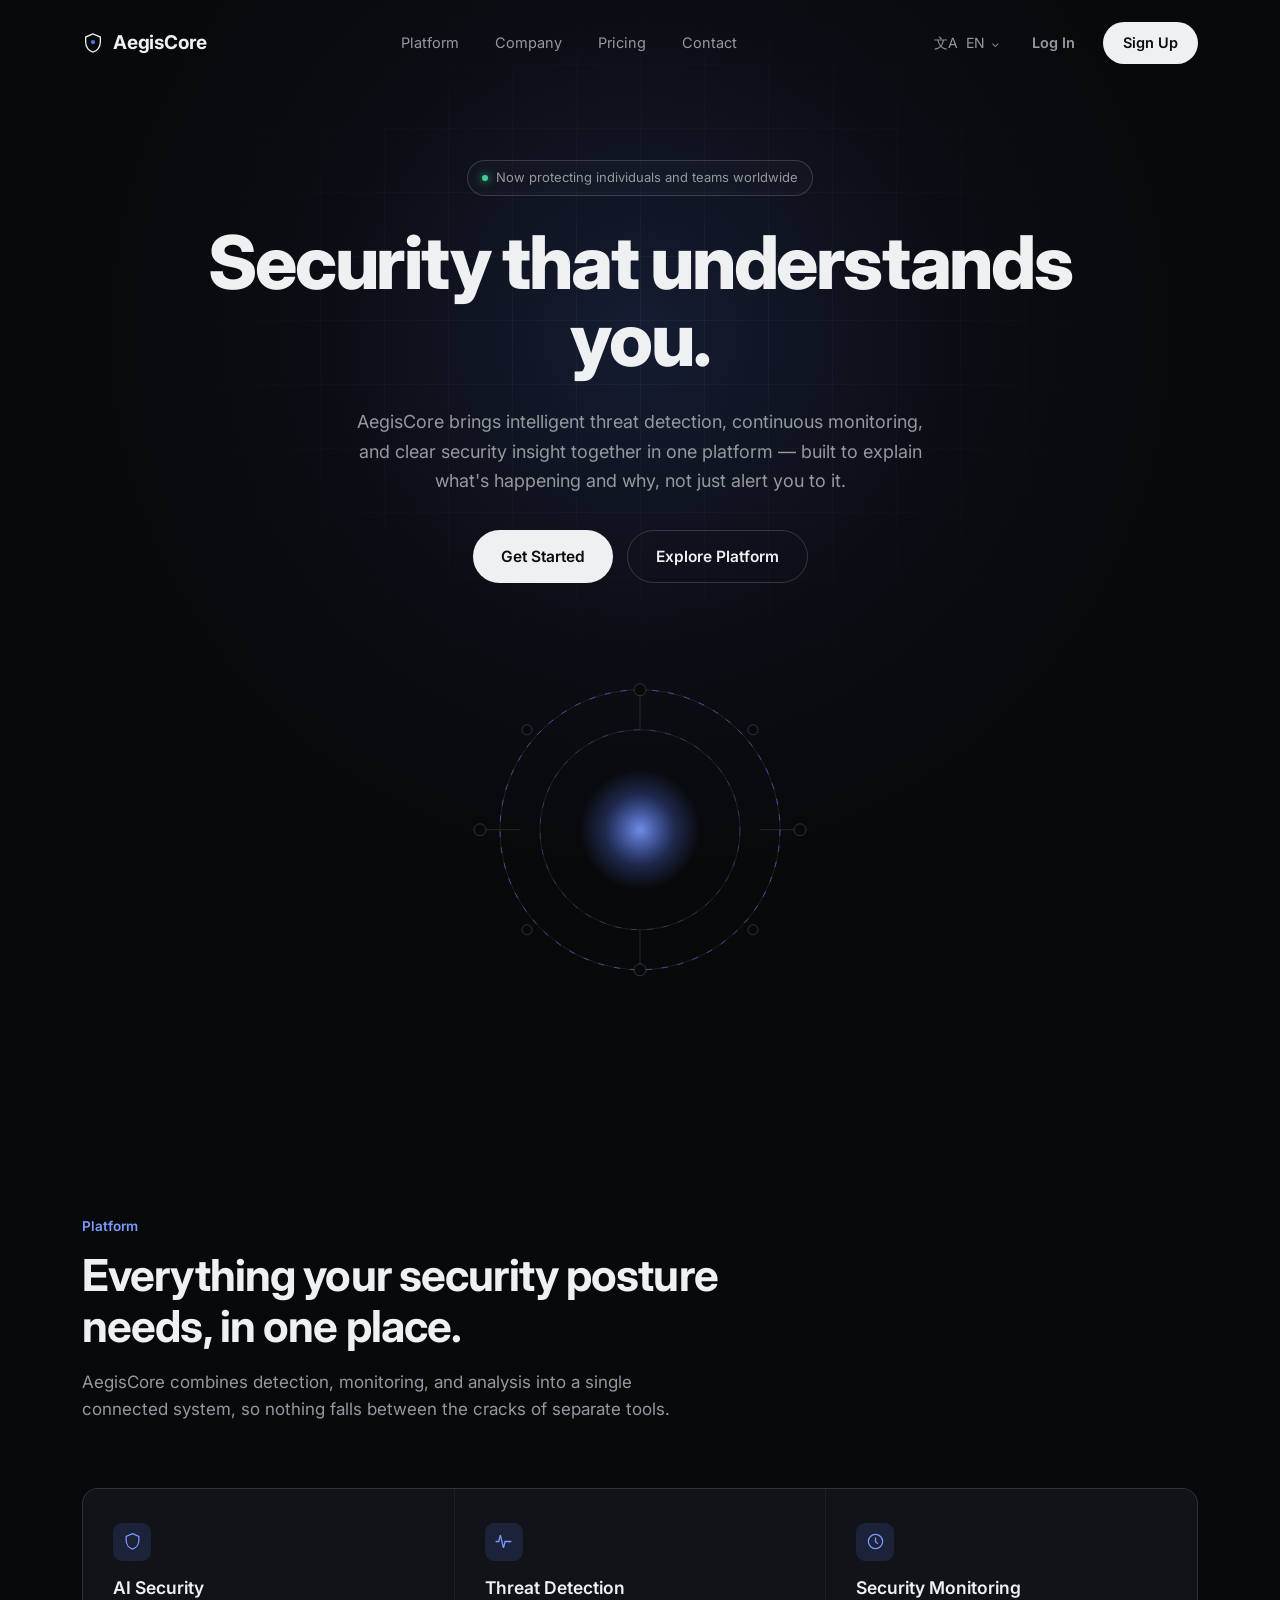
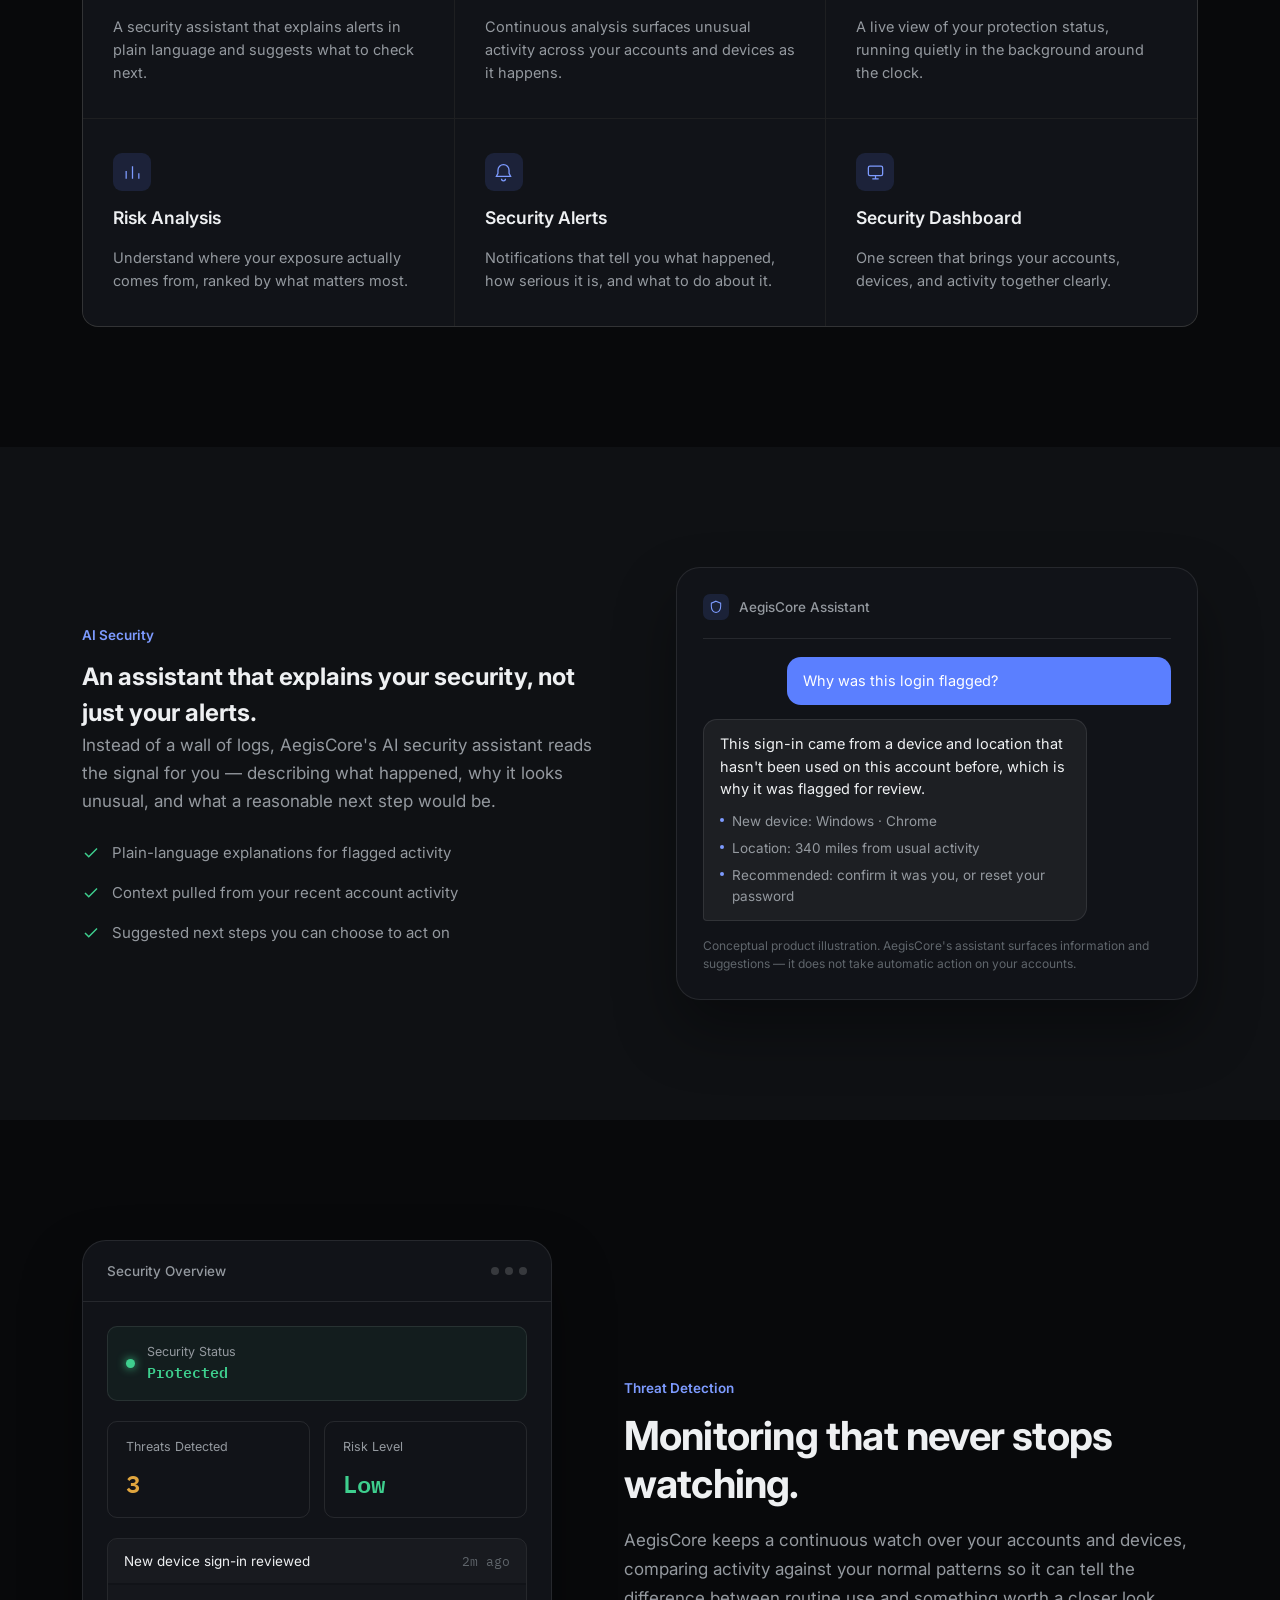
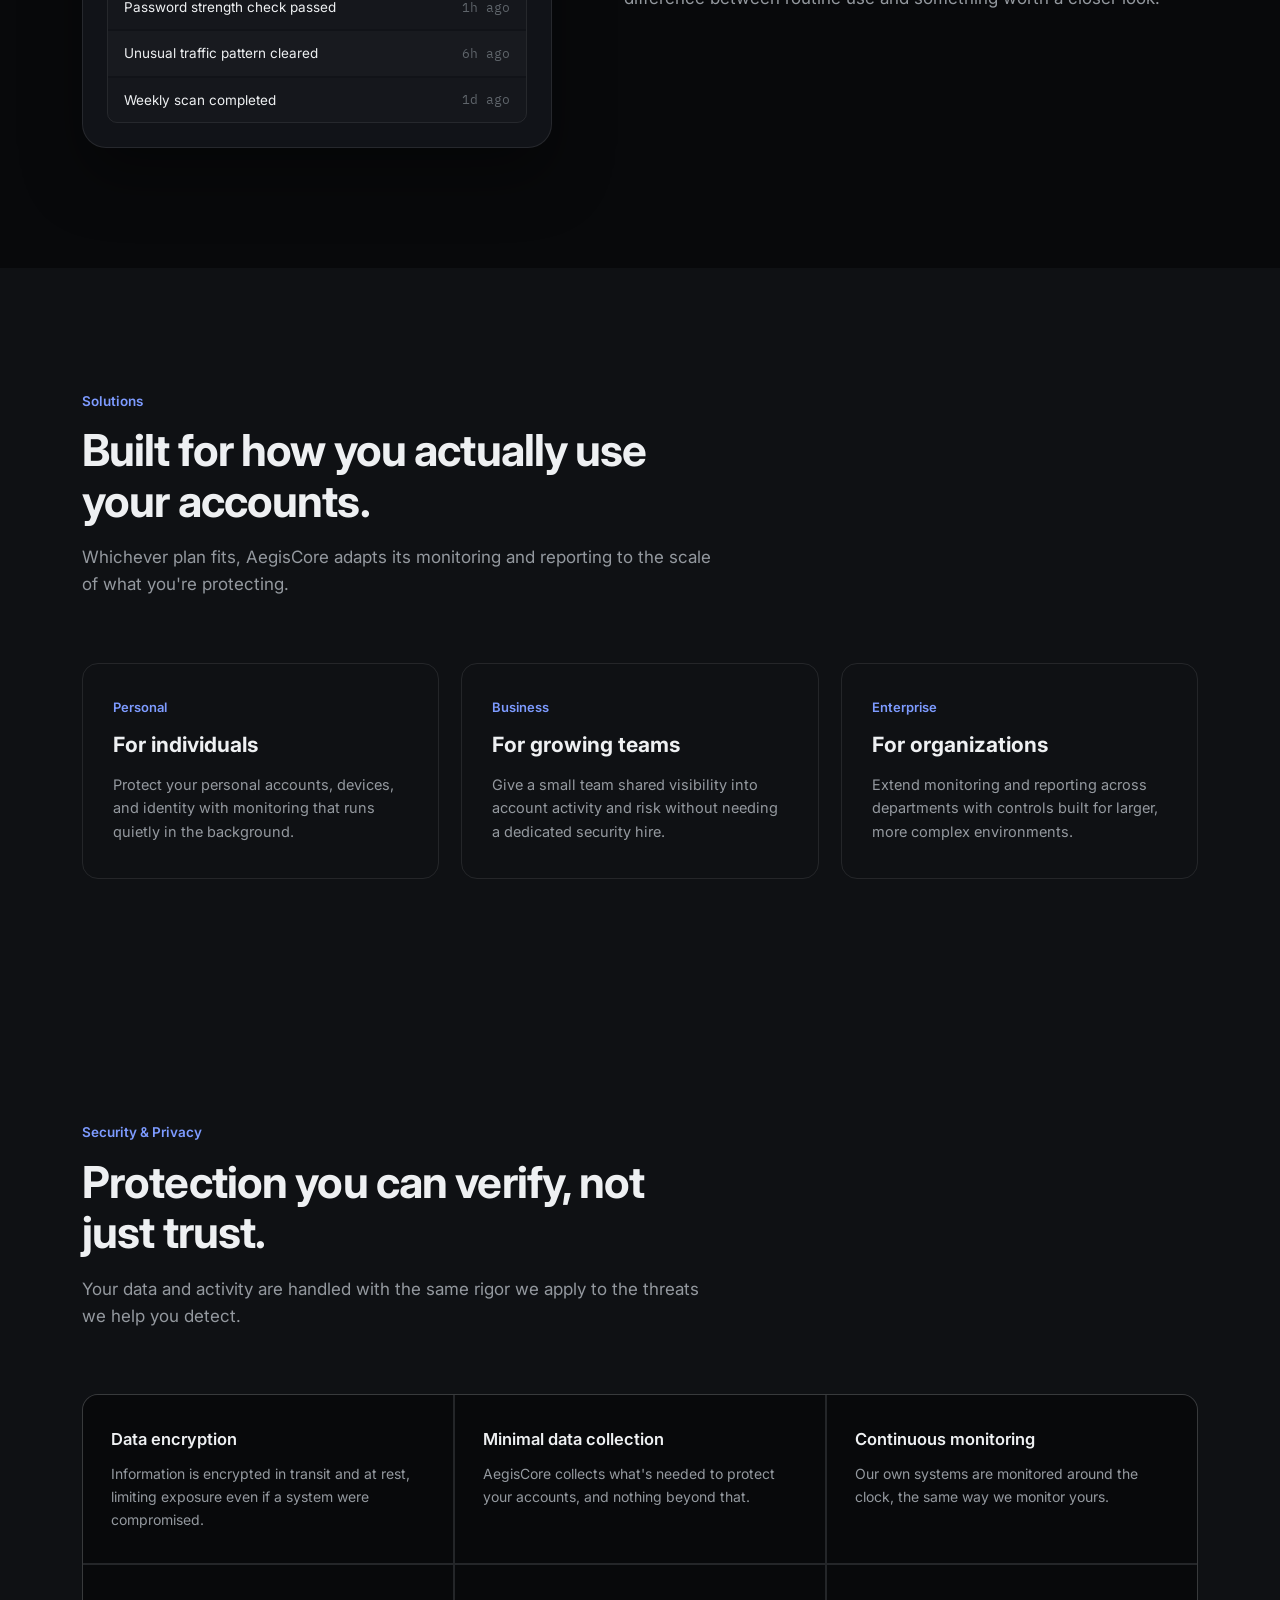
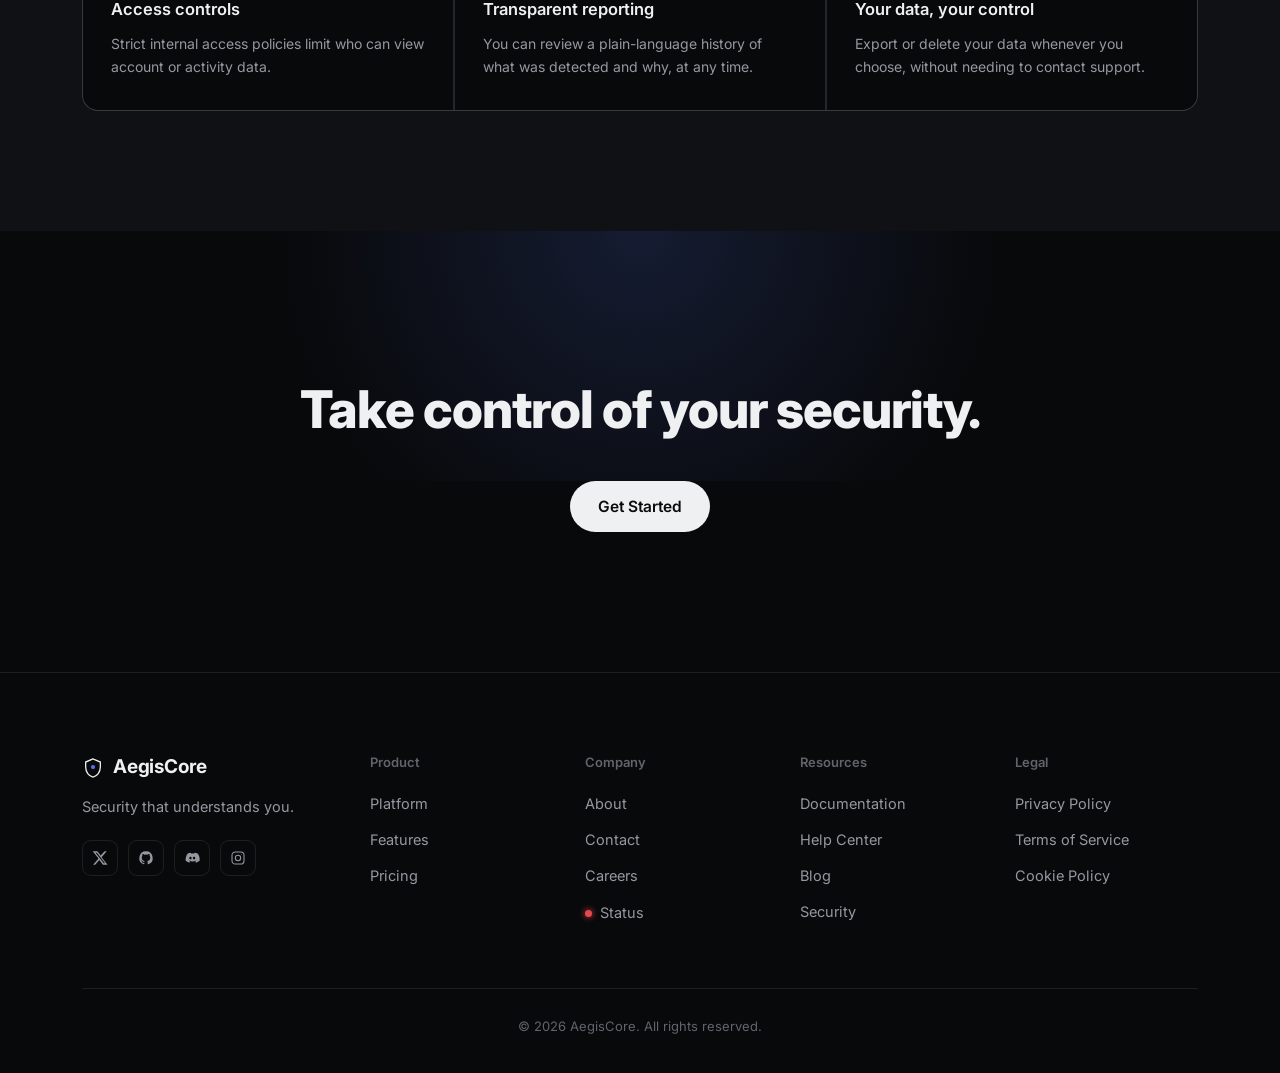
<file: index.html>
<!DOCTYPE html>
<html lang="en">
<head>
<meta charset="UTF-8">
<meta name="viewport" content="width=device-width, initial-scale=1.0">
<title>AegisCore — Security that understands you.</title>
<meta name="description" content="AegisCore brings intelligent threat detection, monitoring, and security insight into a single platform built to protect what matters.">
<link rel="preconnect" href="https://fonts.googleapis.com">
<link rel="preconnect" href="https://fonts.gstatic.com" crossorigin>
<link href="https://fonts.googleapis.com/css2?family=Inter:wght@400;500;600;700;800&family=IBM+Plex+Mono:wght@400;500&display=swap" rel="stylesheet">
<style>
  :root{
    --bg:#08090b;
    --bg-alt:#0f1114;
    --bg-card:#111318;
    --border:rgba(255,255,255,0.09);
    --border-strong:rgba(255,255,255,0.16);
    --text:#eef0f2;
    --text-muted:#94999f;
    --text-faint:#5f656b;
    --accent:#5b7fff;
    --accent-bright:#7d9bff;
    --accent-soft:rgba(91,127,255,0.14);
    --green:#3ecf8e;
    --red:#e5484d;
    --amber:#e0a53e;
    --font-body:'Inter',-apple-system,BlinkMacSystemFont,'Segoe UI',sans-serif;
    --font-mono:'IBM Plex Mono',ui-monospace,SFMono-Regular,Menlo,monospace;
    --max-w:1180px;
    --radius-sm:10px;
    --radius-md:16px;
    --radius-lg:24px;
  }

  *,*::before,*::after{box-sizing:border-box;margin:0;padding:0;}
  html{scroll-behavior:smooth;}
  @media (prefers-reduced-motion: reduce){
    html{scroll-behavior:auto;}
    *,*::before,*::after{animation-duration:0.01ms !important;animation-iteration-count:1 !important;transition-duration:0.01ms !important;scroll-behavior:auto !important;}
  }

  body{
    background:var(--bg);
    color:var(--text);
    font-family:var(--font-body);
    line-height:1.5;
    -webkit-font-smoothing:antialiased;
    overflow-x:hidden;
  }

  img,svg{display:block;max-width:100%;}
  a{color:inherit;text-decoration:none;}
  ul{list-style:none;}
  button{font:inherit;color:inherit;background:none;border:none;cursor:pointer;}
  input,select{font:inherit;}

  :focus-visible{
    outline:2px solid var(--accent-bright);
    outline-offset:3px;
    border-radius:4px;
  }

  .wrap{
    max-width:var(--max-w);
    margin:0 auto;
    padding:0 32px;
  }

  .visually-hidden{
    position:absolute;
    width:1px;height:1px;
    overflow:hidden;
    clip:rect(0 0 0 0);
    white-space:nowrap;
  }

  .skip-link{
    position:absolute;
    left:16px; top:-60px;
    background:var(--text);
    color:var(--bg);
    padding:10px 16px;
    border-radius:8px;
    font-weight:600;
    font-size:14px;
    z-index:1000;
    transition:top .2s ease;
  }
  .skip-link:focus{ top:16px; }

  /* ---------- Header ---------- */
  header.site-header{
    position:fixed;
    top:0; left:0; right:0;
    z-index:500;
    padding:22px 0;
    background:transparent;
    border-bottom:1px solid transparent;
    transition:background .35s ease, border-color .35s ease, padding .35s ease, backdrop-filter .35s ease;
  }
  header.site-header.scrolled{
    background:rgba(8,9,11,0.78);
    backdrop-filter:blur(14px) saturate(140%);
    -webkit-backdrop-filter:blur(14px) saturate(140%);
    border-bottom:1px solid var(--border);
    padding:14px 0;
  }
  .header-inner{
    display:flex;
    align-items:center;
    justify-content:space-between;
    gap:24px;
  }
  .wordmark{
    font-weight:700;
    font-size:19px;
    letter-spacing:-0.01em;
    display:flex;
    align-items:center;
    gap:9px;
    flex-shrink:0;
  }
  .wordmark .mark{
    width:22px;height:22px;
    display:block;
  }
  .wordmark .mark path{ fill:none; stroke:var(--text); stroke-width:1.4; }
  .wordmark .mark .fill-glow{ fill:var(--accent); opacity:.9; stroke:none; }

  nav.primary-nav{
    display:flex;
    gap:36px;
  }
  nav.primary-nav a{
    font-size:14.5px;
    color:var(--text-muted);
    transition:color .2s ease;
    position:relative;
  }
  nav.primary-nav a:hover,
  nav.primary-nav a:focus-visible{ color:var(--text); }

  .header-right{
    display:flex;
    align-items:center;
    gap:22px;
    flex-shrink:0;
  }

  .lang-select{
    position:relative;
  }
  .lang-btn{
    display:flex;
    align-items:center;
    gap:6px;
    font-size:14px;
    color:var(--text-muted);
    padding:6px 4px;
  }
  .lang-btn:hover{ color:var(--text); }
  .lang-btn .chev{
    display:inline-block;
    transition:transform .2s ease;
    font-size:11px;
  }
  .lang-btn[aria-expanded="true"] .chev{ transform:rotate(180deg); }
  .lang-menu{
    position:absolute;
    top:calc(100% + 12px);
    right:0;
    background:var(--bg-card);
    border:1px solid var(--border);
    border-radius:var(--radius-sm);
    min-width:140px;
    padding:6px;
    box-shadow:0 20px 40px rgba(0,0,0,0.45);
    opacity:0;
    visibility:hidden;
    transform:translateY(-6px);
    transition:opacity .18s ease, transform .18s ease, visibility .18s;
  }
  .lang-select.open .lang-menu{
    opacity:1; visibility:visible; transform:translateY(0);
  }
  .lang-menu button{
    display:block;
    width:100%;
    text-align:left;
    padding:8px 10px;
    font-size:13.5px;
    border-radius:6px;
    color:var(--text-muted);
  }
  .lang-menu button:hover{ background:rgba(255,255,255,0.05); color:var(--text); }

  .btn{
    display:inline-flex;
    align-items:center;
    justify-content:center;
    gap:8px;
    padding:10px 20px;
    border-radius:999px;
    font-size:14.5px;
    font-weight:600;
    white-space:nowrap;
    transition:transform .18s ease, background .2s ease, border-color .2s ease, box-shadow .2s ease, color .2s ease;
  }
  .btn-ghost{
    color:var(--text-muted);
    padding-left:6px; padding-right:6px;
  }
  .btn-ghost:hover{ color:var(--text); }
  .btn-solid{
    background:var(--text);
    color:#0a0b0d;
  }
  .btn-solid:hover{
    transform:translateY(-1px);
    box-shadow:0 8px 22px rgba(255,255,255,0.12);
  }
  .btn-outline{
    border:1px solid var(--border-strong);
    color:var(--text);
  }
  .btn-outline:hover{
    border-color:var(--accent-bright);
    background:var(--accent-soft);
    transform:translateY(-1px);
  }
  .btn-lg{ padding:14px 28px; font-size:15.5px; }

  .menu-toggle{
    display:none;
    width:38px;height:38px;
    align-items:center;
    justify-content:center;
    border-radius:8px;
  }
  .menu-toggle .bars{
    position:relative;
    width:18px;height:12px;
  }
  .menu-toggle .bars span{
    position:absolute;
    left:0; right:0;
    height:1.5px;
    background:var(--text);
    transition:transform .25s ease, opacity .25s ease, top .25s ease;
  }
  .menu-toggle .bars span:nth-child(1){ top:0; }
  .menu-toggle .bars span:nth-child(2){ top:5px; }
  .menu-toggle .bars span:nth-child(3){ top:10px; }
  .menu-toggle[aria-expanded="true"] .bars span:nth-child(1){ top:5px; transform:rotate(45deg); }
  .menu-toggle[aria-expanded="true"] .bars span:nth-child(2){ opacity:0; }
  .menu-toggle[aria-expanded="true"] .bars span:nth-child(3){ top:5px; transform:rotate(-45deg); }

  .mobile-panel{
    position:fixed;
    inset:0;
    top:0;
    background:var(--bg);
    z-index:490;
    padding:100px 32px 40px;
    display:flex;
    flex-direction:column;
    gap:8px;
    transform:translateY(-8px);
    opacity:0;
    visibility:hidden;
    transition:opacity .25s ease, transform .25s ease, visibility .25s;
  }
  .mobile-panel.open{
    opacity:1; visibility:visible; transform:translateY(0);
  }
  .mobile-panel a{
    font-size:26px;
    font-weight:600;
    padding:14px 0;
    border-bottom:1px solid var(--border);
    color:var(--text);
  }
  .mobile-panel .mobile-actions{
    margin-top:28px;
    display:flex;
    flex-direction:column;
    gap:12px;
  }
  .mobile-panel .mobile-actions .btn{ width:100%; }

  /* ---------- Sections generic ---------- */
  section{ position:relative; }
  .section-pad{ padding:120px 0; }
  @media (max-width:768px){ .section-pad{ padding:80px 0; } }

  .alt-bg{ background:var(--bg-alt); }

  .section-head{
    max-width:640px;
    margin-bottom:64px;
  }
  .section-head h2{
    font-size:clamp(30px,4vw,44px);
    font-weight:700;
    letter-spacing:-0.02em;
    line-height:1.15;
    margin-bottom:18px;
  }
  .section-head p{
    color:var(--text-muted);
    font-size:17px;
    line-height:1.6;
  }
  .section-tag{
    font-size:13.5px;
    color:var(--accent-bright);
    font-weight:600;
    margin-bottom:14px;
    display:inline-block;
  }

  /* ---------- Hero ---------- */
  .hero{
    min-height:100vh;
    display:flex;
    align-items:center;
    padding:160px 0 100px;
    position:relative;
    overflow:hidden;
  }
  .hero::before{
    content:"";
    position:absolute;
    top:-20%; left:50%;
    width:1100px; height:1100px;
    transform:translateX(-50%);
    background:radial-gradient(circle at center, rgba(91,127,255,0.16), rgba(91,127,255,0.04) 40%, transparent 70%);
    pointer-events:none;
  }
  .hero-grid{
    position:absolute;
    inset:0;
    background-image:
      linear-gradient(to right, rgba(255,255,255,0.035) 1px, transparent 1px),
      linear-gradient(to bottom, rgba(255,255,255,0.035) 1px, transparent 1px);
    background-size:64px 64px;
    mask-image:radial-gradient(ellipse 60% 50% at 50% 30%, black 10%, transparent 75%);
    -webkit-mask-image:radial-gradient(ellipse 60% 50% at 50% 30%, black 10%, transparent 75%);
    pointer-events:none;
  }
  .hero-inner{
    position:relative;
    z-index:2;
    display:flex;
    flex-direction:column;
    align-items:center;
    text-align:center;
    gap:28px;
  }
  .hero-eyebrow{
    display:inline-flex;
    align-items:center;
    gap:8px;
    padding:7px 14px;
    border:1px solid var(--border-strong);
    border-radius:999px;
    font-size:13px;
    color:var(--text-muted);
    background:rgba(255,255,255,0.02);
  }
  .hero-eyebrow .dot{
    width:6px;height:6px;
    border-radius:50%;
    background:var(--green);
    box-shadow:0 0 8px var(--green);
  }
  .hero h1{
    font-size:clamp(38px,6.4vw,74px);
    font-weight:800;
    letter-spacing:-0.03em;
    line-height:1.05;
    max-width:900px;
  }
  .hero p.lead{
    max-width:600px;
    color:var(--text-muted);
    font-size:18px;
    line-height:1.65;
  }
  .hero-actions{
    display:flex;
    gap:14px;
    flex-wrap:wrap;
    justify-content:center;
    margin-top:6px;
  }

  /* Abstract shield visualization */
  .shield-vis{
    position:relative;
    width:100%;
    max-width:620px;
    aspect-ratio:16/8.4;
    margin-top:56px;
  }
  .shield-vis svg{ width:100%; height:100%; overflow:visible; }
  .shield-vis .ring{
    fill:none;
    stroke:rgba(255,255,255,0.09);
  }
  .shield-vis .ring-accent{
    fill:none;
    stroke:var(--accent);
    stroke-dasharray:6 10;
    opacity:.55;
    animation:spin 40s linear infinite;
    transform-origin:center;
  }
  .shield-vis .ring-accent.rev{
    animation-direction:reverse;
    animation-duration:55s;
    opacity:.3;
  }
  @keyframes spin{ to{ transform:rotate(360deg); } }
  .shield-vis .node{
    fill:var(--bg);
    stroke:var(--border-strong);
    stroke-width:1;
  }
  .shield-vis .pulse{
    fill:var(--accent);
    opacity:0;
    animation:pulseGlow 3.2s ease-in-out infinite;
  }
  .shield-vis .pulse.d2{ animation-delay:1s; }
  .shield-vis .pulse.d3{ animation-delay:2s; }
  @keyframes pulseGlow{
    0%{ opacity:0; }
    30%{ opacity:1; }
    100%{ opacity:0; }
  }
  .shield-vis .core-glow{
    fill:url(#coreGrad);
  }

  /* ---------- Platform grid ---------- */
  .platform-grid{
    display:grid;
    grid-template-columns:repeat(3,1fr);
    gap:1px;
    background:var(--border);
    border:1px solid var(--border);
    border-radius:var(--radius-md);
    overflow:hidden;
  }
  .platform-card{
    background:var(--bg-card);
    padding:34px 30px;
    display:flex;
    flex-direction:column;
    gap:14px;
    transition:background .25s ease;
  }
  .platform-card:hover{ background:#14161c; }
  .platform-card .icon{
    width:38px;height:38px;
    display:flex;
    align-items:center;
    justify-content:center;
    border-radius:9px;
    background:var(--accent-soft);
  }
  .platform-card .icon svg{ width:19px; height:19px; stroke:var(--accent-bright); fill:none; stroke-width:1.6; }
  .platform-card h3{ font-size:17.5px; font-weight:600; }
  .platform-card p{ color:var(--text-muted); font-size:14.5px; line-height:1.6; }
  @media (max-width:900px){ .platform-grid{ grid-template-columns:repeat(2,1fr);} }
  @media (max-width:600px){ .platform-grid{ grid-template-columns:1fr;} }

  /* ---------- AI Security section ---------- */
  .ai-section-inner{
    display:grid;
    grid-template-columns:1fr 1fr;
    gap:72px;
    align-items:center;
  }
  @media (max-width:900px){
    .ai-section-inner{ grid-template-columns:1fr; gap:48px; }
  }
  .ai-copy ul{
    margin-top:26px;
    display:flex;
    flex-direction:column;
    gap:16px;
  }
  .ai-copy li{
    display:flex;
    gap:12px;
    color:var(--text-muted);
    font-size:15px;
    line-height:1.6;
  }
  .ai-copy li svg{
    flex-shrink:0;
    width:18px;height:18px;
    margin-top:3px;
    stroke:var(--green);
    fill:none;
    stroke-width:2;
  }

  .chat-card{
    background:var(--bg-card);
    border:1px solid var(--border);
    border-radius:var(--radius-lg);
    padding:26px;
    box-shadow:0 30px 60px rgba(0,0,0,0.35);
  }
  .chat-card .chat-head{
    display:flex;
    align-items:center;
    gap:10px;
    padding-bottom:18px;
    margin-bottom:18px;
    border-bottom:1px solid var(--border);
  }
  .chat-head .badge{
    width:26px;height:26px;
    border-radius:7px;
    background:var(--accent-soft);
    display:flex;align-items:center;justify-content:center;
  }
  .chat-head .badge svg{ width:14px;height:14px; stroke:var(--accent-bright); fill:none; stroke-width:1.8; }
  .chat-head span{ font-size:13.5px; color:var(--text-muted); font-weight:500; }

  .bubble{
    max-width:82%;
    padding:13px 16px;
    border-radius:14px;
    font-size:14.5px;
    line-height:1.55;
    margin-bottom:14px;
  }
  .bubble.user{
    margin-left:auto;
    background:var(--accent);
    color:#fff;
    border-bottom-right-radius:4px;
  }
  .bubble.bot{
    background:rgba(255,255,255,0.05);
    border:1px solid var(--border);
    border-bottom-left-radius:4px;
    color:var(--text);
  }
  .bubble.bot .bot-list{
    margin-top:10px;
    display:flex;
    flex-direction:column;
    gap:6px;
  }
  .bubble.bot .bot-list li{
    font-size:13.5px;
    color:var(--text-muted);
    display:flex;
    gap:8px;
  }
  .bubble.bot .bot-list li::before{
    content:"";
    width:4px;height:4px;
    border-radius:50%;
    background:var(--accent-bright);
    margin-top:7px;
    flex-shrink:0;
  }
  .chat-disclaimer{
    margin-top:16px;
    font-size:12px;
    color:var(--text-faint);
  }

  /* ---------- Threat detection dashboard ---------- */
  .dash-section-inner{
    display:grid;
    grid-template-columns:0.9fr 1.1fr;
    gap:72px;
    align-items:center;
  }
  @media (max-width:900px){
    .dash-section-inner{ grid-template-columns:1fr; gap:48px; }
  }
  .dash-card{
    background:var(--bg-card);
    border:1px solid var(--border);
    border-radius:var(--radius-lg);
    padding:0;
    overflow:hidden;
    box-shadow:0 30px 60px rgba(0,0,0,0.35);
  }
  .dash-card .dash-top{
    display:flex;
    align-items:center;
    justify-content:space-between;
    padding:20px 24px;
    border-bottom:1px solid var(--border);
  }
  .dash-top .dots{ display:flex; gap:6px; }
  .dash-top .dots span{ width:8px;height:8px;border-radius:50%; background:var(--border-strong); }
  .dash-top .title{ font-size:13.5px; color:var(--text-muted); font-weight:500; }

  .dash-body{ padding:24px; display:flex; flex-direction:column; gap:20px; }
  .dash-status-row{
    display:flex;
    align-items:center;
    gap:12px;
    padding:16px 18px;
    border:1px solid var(--border);
    border-radius:var(--radius-sm);
    background:rgba(62,207,142,0.06);
  }
  .dash-status-row .status-dot{
    width:9px;height:9px;border-radius:50%;
    background:var(--green);
    box-shadow:0 0 10px var(--green);
    flex-shrink:0;
  }
  .dash-status-row div span{ display:block; }
  .dash-status-row .label{ font-size:12.5px; color:var(--text-muted); }
  .dash-status-row .value{ font-size:15px; font-weight:600; color:var(--green); font-family:var(--font-mono); }

  .dash-stats{
    display:grid;
    grid-template-columns:repeat(2,1fr);
    gap:14px;
  }
  .stat-box{
    border:1px solid var(--border);
    border-radius:var(--radius-sm);
    padding:16px 18px;
  }
  .stat-box .label{ font-size:12.5px; color:var(--text-muted); margin-bottom:8px; }
  .stat-box .value{ font-size:24px; font-weight:600; font-family:var(--font-mono); }
  .stat-box .value.amber{ color:var(--amber); }
  .stat-box .value.green{ color:var(--green); }

  .activity-list{
    display:flex;
    flex-direction:column;
    gap:2px;
    border:1px solid var(--border);
    border-radius:var(--radius-sm);
    overflow:hidden;
  }
  .activity-row{
    display:flex;
    align-items:center;
    justify-content:space-between;
    padding:12px 16px;
    background:rgba(255,255,255,0.015);
    font-size:13.5px;
  }
  .activity-row:nth-child(odd){ background:rgba(255,255,255,0.03); }
  .activity-row .act-name{ color:var(--text); }
  .activity-row .act-time{ color:var(--text-faint); font-family:var(--font-mono); font-size:12.5px; }

  /* ---------- Solutions ---------- */
  .solutions-grid{
    display:grid;
    grid-template-columns:repeat(3,1fr);
    gap:22px;
  }
  @media (max-width:900px){ .solutions-grid{ grid-template-columns:1fr; } }
  .solution-card{
    border:1px solid var(--border);
    border-radius:var(--radius-md);
    padding:34px 30px;
    display:flex;
    flex-direction:column;
    gap:12px;
    transition:border-color .25s ease, transform .25s ease;
  }
  .solution-card:hover{ border-color:var(--border-strong); transform:translateY(-3px); }
  .solution-card .sol-kicker{ font-size:13px; color:var(--accent-bright); font-weight:600; }
  .solution-card h3{ font-size:21px; font-weight:700; }
  .solution-card p{ color:var(--text-muted); font-size:14.5px; line-height:1.65; }

  /* ---------- Security section ---------- */
  .security-grid{
    display:grid;
    grid-template-columns:repeat(3,1fr);
    gap:2px;
    background:var(--border);
    border:1px solid var(--border);
    border-radius:var(--radius-md);
    overflow:hidden;
  }
  .security-item{
    background:var(--bg);
    padding:32px 28px;
  }
  .security-item h3{ font-size:16.5px; font-weight:600; margin-bottom:10px; }
  .security-item p{ font-size:14px; color:var(--text-muted); line-height:1.65; }
  @media (max-width:900px){ .security-grid{ grid-template-columns:1fr; } }

  /* ---------- FAQ ---------- */
  /* ---------- Final CTA ---------- */
  .final-cta{
    text-align:center;
    padding:140px 0;
    position:relative;
    overflow:hidden;
  }
  .final-cta::before{
    content:"";
    position:absolute;
    top:0; left:50%;
    width:900px; height:500px;
    transform:translate(-50%,-50%);
    background:radial-gradient(circle, rgba(91,127,255,0.16), transparent 70%);
  }
  .final-cta h2{
    font-size:clamp(30px,5vw,52px);
    font-weight:800;
    letter-spacing:-0.02em;
    margin-bottom:32px;
    position:relative;
  }
  .final-cta .btn{ position:relative; }

  /* ---------- Footer ---------- */
  footer{
    padding:80px 0 36px;
    border-top:1px solid var(--border);
  }
  .footer-top{
    display:grid;
    grid-template-columns:1.4fr repeat(4,1fr);
    gap:32px;
    margin-bottom:64px;
  }
  @media (max-width:980px){
    .footer-top{ grid-template-columns:1fr 1fr 1fr; row-gap:40px; }
    .footer-brand{ grid-column:1 / -1; }
  }
  @media (max-width:600px){
    .footer-top{ grid-template-columns:1fr 1fr; row-gap:40px; }
  }
  @media (max-width:420px){
    .footer-top{ grid-template-columns:1fr; }
  }
  .footer-brand .wordmark{ margin-bottom:14px; }
  .footer-brand p{ color:var(--text-muted); font-size:14.5px; margin-bottom:22px; }
  .social-row{ display:flex; gap:10px; }
  .social-btn{
    width:36px;height:36px;
    border:1px solid var(--border);
    border-radius:9px;
    display:flex;align-items:center;justify-content:center;
    color:var(--text-muted);
    transition:border-color .2s ease, background .2s ease, color .2s ease;
  }
  .social-btn:hover{ border-color:var(--border-strong); background:rgba(255,255,255,0.04); color:var(--text); }
  .social-btn svg{ width:16px;height:16px; fill:var(--text-muted); }
  .social-btn svg.ig-icon{ fill:none; stroke:var(--text-muted); }
  .social-btn:hover svg{ fill:var(--text); }

  .footer-col h4{
    font-size:13px;
    color:var(--text-faint);
    font-weight:600;
    margin-bottom:18px;
  }
  .footer-col ul{ display:flex; flex-direction:column; gap:12px; }
  .footer-col a{
    font-size:14.5px;
    color:var(--text-muted);
    transition:color .2s ease;
    display:inline-flex;
    align-items:center;
    gap:8px;
  }
  .footer-col a:hover{ color:var(--text); }
  .status-indicator{
    width:7px;height:7px;
    border-radius:50%;
    background:var(--red);
    box-shadow:0 0 6px var(--red);
    flex-shrink:0;
  }

  .footer-divider{
    border-top:1px solid var(--border);
    padding-top:28px;
    text-align:center;
  }
  .footer-divider p{
    font-size:13px;
    color:var(--text-faint);
  }

  /* ---------- Reveal animation ---------- */
  .reveal{
    opacity:0;
    transform:translateY(18px);
    transition:opacity .6s ease, transform .6s ease;
  }
  .reveal.in-view{
    opacity:1;
    transform:translateY(0);
  }

  /* ---------- Responsive: header/nav ---------- */
  @media (max-width:860px){
    nav.primary-nav{ display:none; }
    .header-right .lang-select,
    .header-right .btn-ghost{ display:none; }
    .menu-toggle{ display:flex; }
  }
  @media (min-width:861px){
    .mobile-panel{ display:none; }
  }
  @media (max-width:520px){
    .header-right .btn-solid{ padding:9px 16px; font-size:13.5px; }
  }
  .wrap{ }
  @media (max-width:600px){
    .wrap{ padding:0 20px; }
  }
</style>
</head>
<body>

<a href="#main" class="skip-link">Skip to content</a>

<!-- ================= HEADER ================= -->
<header class="site-header" id="siteHeader">
  <div class="wrap header-inner">
    <a href="#top" class="wordmark" aria-label="AegisCore home">
      <svg class="mark" viewBox="0 0 24 24" aria-hidden="true">
        <path d="M12 2L4 5.5V11c0 5.4 3.4 9.9 8 11 4.6-1.1 8-5.6 8-11V5.5L12 2z"/>
        <circle class="fill-glow" cx="12" cy="11" r="2.3"/>
      </svg>
      AegisCore
    </a>

    <nav class="primary-nav" aria-label="Primary">
      <a href="#platform">Platform</a>
      <a href="#company">Company</a>
      <a href="pricing.html">Pricing</a>
      <a href="contact.html">Contact</a>
    </nav>

    <div class="header-right">
      <div class="lang-select" id="langSelect">
        <button class="lang-btn" id="langBtn" aria-haspopup="true" aria-expanded="false">
          文A&nbsp;&nbsp;EN <span class="chev">⌄</span>
        </button>
        <div class="lang-menu" role="menu" aria-label="Language">
          <button role="menuitem">English</button>
          <button role="menuitem">中文</button>
          <button role="menuitem">日本語</button>
          <button role="menuitem">Español</button>
        </div>
      </div>
      <a href="#login" class="btn btn-ghost">Log In</a>
      <a href="signup.html" class="btn btn-solid">Sign Up</a>

      <button class="menu-toggle" id="menuToggle" aria-expanded="false" aria-controls="mobilePanel" aria-label="Open menu">
        <span class="bars"><span></span><span></span><span></span></span>
      </button>
    </div>
  </div>
</header>

<nav class="mobile-panel" id="mobilePanel" aria-label="Mobile">
  <a href="#platform">Platform</a>
  <a href="#company">Company</a>
  <a href="pricing.html">Pricing</a>
  <a href="contact.html">Contact</a>
  <div class="mobile-actions">
    <a href="#login" class="btn btn-outline">Log In</a>
    <a href="signup.html" class="btn btn-solid">Sign Up</a>
  </div>
</nav>

<main id="main">

  <!-- ================= HERO ================= -->
  <section class="hero" id="top">
    <div class="hero-grid" aria-hidden="true"></div>
    <div class="wrap hero-inner">
      <span class="hero-eyebrow"><span class="dot"></span>Now protecting individuals and teams worldwide</span>
      <h1>Security that understands you.</h1>
      <p class="lead">AegisCore brings intelligent threat detection, continuous monitoring, and clear security insight together in one platform — built to explain what's happening and why, not just alert you to it.</p>
      <div class="hero-actions">
        <a href="signup.html" class="btn btn-solid btn-lg">Get Started</a>
        <a href="#platform" class="btn btn-outline btn-lg">Explore Platform</a>
      </div>

      <div class="shield-vis" aria-hidden="true">
        <svg viewBox="0 0 620 320">
          <defs>
            <radialGradient id="coreGrad" cx="50%" cy="50%" r="50%">
              <stop offset="0%" stop-color="#7d9bff" stop-opacity="0.9"/>
              <stop offset="60%" stop-color="#5b7fff" stop-opacity="0.25"/>
              <stop offset="100%" stop-color="#5b7fff" stop-opacity="0"/>
            </radialGradient>
          </defs>
          <circle class="ring" cx="310" cy="160" r="140"/>
          <circle class="ring" cx="310" cy="160" r="100"/>
          <circle class="ring-accent" cx="310" cy="160" r="140" stroke-width="1"/>
          <circle class="ring-accent rev" cx="310" cy="160" r="100" stroke-width="1"/>
          <circle class="core-glow" cx="310" cy="160" r="60"/>

          <line x1="310" y1="20" x2="310" y2="60" stroke="rgba(255,255,255,0.12)"/>
          <line x1="310" y1="260" x2="310" y2="300" stroke="rgba(255,255,255,0.12)"/>
          <line x1="150" y1="160" x2="190" y2="160" stroke="rgba(255,255,255,0.12)"/>
          <line x1="430" y1="160" x2="470" y2="160" stroke="rgba(255,255,255,0.12)"/>

          <circle class="node" cx="310" cy="20" r="6"/>
          <circle class="node" cx="310" cy="300" r="6"/>
          <circle class="node" cx="150" cy="160" r="6"/>
          <circle class="node" cx="470" cy="160" r="6"/>
          <circle class="node" cx="197" cy="60" r="5"/>
          <circle class="node" cx="423" cy="260" r="5"/>
          <circle class="node" cx="423" cy="60" r="5"/>
          <circle class="node" cx="197" cy="260" r="5"/>

          <circle class="pulse" cx="310" cy="20" r="9"/>
          <circle class="pulse d2" cx="150" cy="160" r="9"/>
          <circle class="pulse d3" cx="423" cy="60" r="9"/>
        </svg>
      </div>
    </div>
  </section>

  <!-- ================= PLATFORM ================= -->
  <section class="section-pad" id="platform">
    <div class="wrap">
      <div class="section-head reveal">
        <span class="section-tag">Platform</span>
        <h2>Everything your security posture needs, in one place.</h2>
        <p>AegisCore combines detection, monitoring, and analysis into a single connected system, so nothing falls between the cracks of separate tools.</p>
      </div>

      <div class="platform-grid reveal">
        <div class="platform-card">
          <div class="icon"><svg viewBox="0 0 24 24"><path d="M12 2l8 3.5v5c0 5.4-3.4 9.9-8 11-4.6-1.1-8-5.6-8-11v-5L12 2z"/></svg></div>
          <h3>AI Security</h3>
          <p>A security assistant that explains alerts in plain language and suggests what to check next.</p>
        </div>
        <div class="platform-card">
          <div class="icon"><svg viewBox="0 0 24 24"><path d="M2 12h4l2-8 4 16 2-8h8"/></svg></div>
          <h3>Threat Detection</h3>
          <p>Continuous analysis surfaces unusual activity across your accounts and devices as it happens.</p>
        </div>
        <div class="platform-card">
          <div class="icon"><svg viewBox="0 0 24 24"><circle cx="12" cy="12" r="9"/><path d="M12 7v5l3 3"/></svg></div>
          <h3>Security Monitoring</h3>
          <p>A live view of your protection status, running quietly in the background around the clock.</p>
        </div>
        <div class="platform-card">
          <div class="icon"><svg viewBox="0 0 24 24"><path d="M4 20V10M12 20V4M20 20v-7"/></svg></div>
          <h3>Risk Analysis</h3>
          <p>Understand where your exposure actually comes from, ranked by what matters most.</p>
        </div>
        <div class="platform-card">
          <div class="icon"><svg viewBox="0 0 24 24"><path d="M12 2a7 7 0 00-7 7v4l-2 4h18l-2-4v-4a7 7 0 00-7-7z"/><path d="M9.5 20a2.5 2.5 0 005 0"/></svg></div>
          <h3>Security Alerts</h3>
          <p>Notifications that tell you what happened, how serious it is, and what to do about it.</p>
        </div>
        <div class="platform-card">
          <div class="icon"><svg viewBox="0 0 24 24"><rect x="3" y="4" width="18" height="12" rx="2"/><path d="M8 20h8M12 16v4"/></svg></div>
          <h3>Security Dashboard</h3>
          <p>One screen that brings your accounts, devices, and activity together clearly.</p>
        </div>
      </div>
    </div>
  </section>

  <!-- ================= AI SECURITY ================= -->
  <section class="section-pad alt-bg" id="ai-security">
    <div class="wrap ai-section-inner">
      <div class="ai-copy reveal">
        <span class="section-tag">AI Security</span>
        <h2>An assistant that explains your security, not just your alerts.</h2>
        <p style="color:var(--text-muted); font-size:17px; line-height:1.65;">Instead of a wall of logs, AegisCore's AI security assistant reads the signal for you — describing what happened, why it looks unusual, and what a reasonable next step would be.</p>
        <ul>
          <li><svg viewBox="0 0 24 24"><path d="M20 6L9 17l-5-5"/></svg>Plain-language explanations for flagged activity</li>
          <li><svg viewBox="0 0 24 24"><path d="M20 6L9 17l-5-5"/></svg>Context pulled from your recent account activity</li>
          <li><svg viewBox="0 0 24 24"><path d="M20 6L9 17l-5-5"/></svg>Suggested next steps you can choose to act on</li>
        </ul>
      </div>

      <div class="chat-card reveal">
        <div class="chat-head">
          <div class="badge"><svg viewBox="0 0 24 24"><path d="M12 2l8 3.5v5c0 5.4-3.4 9.9-8 11-4.6-1.1-8-5.6-8-11v-5L12 2z"/></svg></div>
          <span>AegisCore Assistant</span>
        </div>
        <div class="bubble user">Why was this login flagged?</div>
        <div class="bubble bot">
          This sign-in came from a device and location that hasn't been used on this account before, which is why it was flagged for review.
          <div class="bot-list">
            <li>New device: Windows · Chrome</li>
            <li>Location: 340 miles from usual activity</li>
            <li>Recommended: confirm it was you, or reset your password</li>
          </div>
        </div>
        <p class="chat-disclaimer">Conceptual product illustration. AegisCore's assistant surfaces information and suggestions — it does not take automatic action on your accounts.</p>
      </div>
    </div>
  </section>

  <!-- ================= THREAT DETECTION ================= -->
  <section class="section-pad" id="threat-detection">
    <div class="wrap dash-section-inner">
      <div class="dash-card reveal">
        <div class="dash-top">
          <span class="title">Security Overview</span>
          <div class="dots"><span></span><span></span><span></span></div>
        </div>
        <div class="dash-body">
          <div class="dash-status-row">
            <span class="status-dot"></span>
            <div>
              <span class="label">Security Status</span>
              <span class="value">Protected</span>
            </div>
          </div>
          <div class="dash-stats">
            <div class="stat-box">
              <div class="label">Threats Detected</div>
              <div class="value amber">3</div>
            </div>
            <div class="stat-box">
              <div class="label">Risk Level</div>
              <div class="value green">Low</div>
            </div>
          </div>
          <div class="activity-list">
            <div class="activity-row"><span class="act-name">New device sign-in reviewed</span><span class="act-time">2m ago</span></div>
            <div class="activity-row"><span class="act-name">Password strength check passed</span><span class="act-time">1h ago</span></div>
            <div class="activity-row"><span class="act-name">Unusual traffic pattern cleared</span><span class="act-time">6h ago</span></div>
            <div class="activity-row"><span class="act-name">Weekly scan completed</span><span class="act-time">1d ago</span></div>
          </div>
        </div>
      </div>

      <div class="reveal">
        <span class="section-tag">Threat Detection</span>
        <h2 style="font-size:clamp(28px,4vw,40px); font-weight:700; letter-spacing:-0.02em; line-height:1.2; margin-bottom:18px;">Monitoring that never stops watching.</h2>
        <p style="color:var(--text-muted); font-size:17px; line-height:1.7;">AegisCore keeps a continuous watch over your accounts and devices, comparing activity against your normal patterns so it can tell the difference between routine use and something worth a closer look.</p>
      </div>
    </div>
  </section>

  <!-- ================= SOLUTIONS ================= -->
  <section class="section-pad alt-bg" id="company">
    <div class="wrap">
      <div class="section-head reveal">
        <span class="section-tag">Solutions</span>
        <h2>Built for how you actually use your accounts.</h2>
        <p>Whichever plan fits, AegisCore adapts its monitoring and reporting to the scale of what you're protecting.</p>
      </div>
      <div class="solutions-grid reveal">
        <div class="solution-card">
          <span class="sol-kicker">Personal</span>
          <h3>For individuals</h3>
          <p>Protect your personal accounts, devices, and identity with monitoring that runs quietly in the background.</p>
        </div>
        <div class="solution-card">
          <span class="sol-kicker">Business</span>
          <h3>For growing teams</h3>
          <p>Give a small team shared visibility into account activity and risk without needing a dedicated security hire.</p>
        </div>
        <div class="solution-card">
          <span class="sol-kicker">Enterprise</span>
          <h3>For organizations</h3>
          <p>Extend monitoring and reporting across departments with controls built for larger, more complex environments.</p>
        </div>
      </div>
    </div>
  </section>

  <!-- ================= SECURITY ================= -->
  <section class="section-pad alt-bg" id="security">
    <div class="wrap">
      <div class="section-head reveal">
        <span class="section-tag">Security &amp; Privacy</span>
        <h2>Protection you can verify, not just trust.</h2>
        <p>Your data and activity are handled with the same rigor we apply to the threats we help you detect.</p>
      </div>
      <div class="security-grid reveal">
        <div class="security-item">
          <h3>Data encryption</h3>
          <p>Information is encrypted in transit and at rest, limiting exposure even if a system were compromised.</p>
        </div>
        <div class="security-item">
          <h3>Minimal data collection</h3>
          <p>AegisCore collects what's needed to protect your accounts, and nothing beyond that.</p>
        </div>
        <div class="security-item">
          <h3>Continuous monitoring</h3>
          <p>Our own systems are monitored around the clock, the same way we monitor yours.</p>
        </div>
        <div class="security-item">
          <h3>Access controls</h3>
          <p>Strict internal access policies limit who can view account or activity data.</p>
        </div>
        <div class="security-item">
          <h3>Transparent reporting</h3>
          <p>You can review a plain-language history of what was detected and why, at any time.</p>
        </div>
        <div class="security-item">
          <h3>Your data, your control</h3>
          <p>Export or delete your data whenever you choose, without needing to contact support.</p>
        </div>
      </div>
    </div>
  </section>

  <!-- ================= FINAL CTA ================= -->
  <section class="final-cta" id="contact">
    <div class="wrap">
      <h2>Take control of your security.</h2>
      <a href="signup.html" class="btn btn-solid btn-lg">Get Started</a>
    </div>
  </section>

</main>

<!-- ================= FOOTER ================= -->
<footer>
  <div class="wrap">
    <div class="footer-top">
      <div class="footer-brand">
        <a href="#top" class="wordmark" aria-label="AegisCore home">
          <svg class="mark" viewBox="0 0 24 24" aria-hidden="true">
            <path d="M12 2L4 5.5V11c0 5.4 3.4 9.9 8 11 4.6-1.1 8-5.6 8-11V5.5L12 2z"/>
            <circle class="fill-glow" cx="12" cy="11" r="2.3"/>
          </svg>
          AegisCore
        </a>
        <p>Security that understands you.</p>
        <div class="social-row">
          <a href="https://x.com" class="social-btn" aria-label="AegisCore on X" target="_blank" rel="noopener">
            <svg viewBox="0 0 24 24"><path d="M18.9 2H22l-7.6 8.7L23.3 22h-6.9l-5.4-6.9L4.8 22H1.7l8.1-9.3L1 2h7.1l4.9 6.3L18.9 2zm-1.2 18h1.9L7.4 4H5.3l12.4 16z"/></svg>
          </a>
          <a href="https://github.com" class="social-btn" aria-label="AegisCore on GitHub" target="_blank" rel="noopener">
            <svg viewBox="0 0 24 24"><path d="M12 2a10 10 0 00-3.16 19.49c.5.09.68-.22.68-.48v-1.7c-2.78.6-3.37-1.34-3.37-1.34-.46-1.16-1.11-1.47-1.11-1.47-.91-.62.07-.6.07-.6 1 .07 1.53 1.03 1.53 1.03.89 1.52 2.34 1.08 2.91.83.09-.65.35-1.08.63-1.33-2.22-.25-4.56-1.11-4.56-4.95 0-1.09.39-1.99 1.03-2.69-.1-.25-.45-1.27.1-2.64 0 0 .84-.27 2.75 1.02a9.4 9.4 0 015 0c1.91-1.29 2.75-1.02 2.75-1.02.55 1.37.2 2.39.1 2.64.64.7 1.03 1.6 1.03 2.69 0 3.85-2.35 4.7-4.58 4.94.36.31.68.92.68 1.85v2.74c0 .27.18.58.69.48A10 10 0 0012 2z"/></svg>
          </a>
          <a href="https://discord.gg/ZDnuKPBVHT" class="social-btn" aria-label="AegisCore on Discord" target="_blank" rel="noopener">
            <svg viewBox="0 0 24 24"><path d="M20.3 5.4A17.5 17.5 0 0015.9 4c-.2.4-.5.9-.6 1.3a16.3 16.3 0 00-4.6 0A9 9 0 0010 4a17.6 17.6 0 00-4.4 1.4C2.9 9.1 2.2 12.7 2.5 16.3a17.6 17.6 0 005.4 2.7c.4-.6.8-1.2 1.1-1.9-.6-.2-1.2-.5-1.8-.9l.4-.3a12.6 12.6 0 0010.8 0l.4.3c-.6.4-1.2.7-1.8.9.3.7.7 1.3 1.1 1.9a17.5 17.5 0 005.4-2.7c.4-4.2-.7-7.8-3-10.9zM9.7 14.1c-1 0-1.8-.9-1.8-2s.8-2 1.8-2 1.8.9 1.8 2-.8 2-1.8 2zm5.4 0c-1 0-1.8-.9-1.8-2s.8-2 1.8-2 1.8.9 1.8 2-.8 2-1.8 2z"/></svg>
          </a>
          <a href="https://instagram.com" class="social-btn" aria-label="AegisCore on Instagram" target="_blank" rel="noopener">
            <svg class="ig-icon" viewBox="0 0 24 24" stroke-width="1.6" stroke-linecap="round" stroke-linejoin="round"><rect x="3" y="3" width="18" height="18" rx="5"/><circle cx="12" cy="12" r="4"/><circle cx="17.3" cy="6.7" r="0.6" fill="var(--text-muted)" stroke="none"/></svg>
          </a>
        </div>
      </div>

      <div class="footer-col">
        <h4>Product</h4>
        <ul>
          <li><a href="#platform">Platform</a></li>
          <li><a href="#platform">Features</a></li>
          <li><a href="pricing.html">Pricing</a></li>
        </ul>
      </div>

      <div class="footer-col">
        <h4>Company</h4>
        <ul>
          <li><a href="#company">About</a></li>
          <li><a href="contact.html">Contact</a></li>
          <li><a href="#careers">Careers</a></li>
          <li><a href="#status"><span class="status-indicator" aria-hidden="true"></span>Status</a></li>
        </ul>
      </div>

      <div class="footer-col">
        <h4>Resources</h4>
        <ul>
          <li><a href="#docs">Documentation</a></li>
          <li><a href="#help">Help Center</a></li>
          <li><a href="#blog">Blog</a></li>
          <li><a href="#security">Security</a></li>
        </ul>
      </div>

      <div class="footer-col">
        <h4>Legal</h4>
        <ul>
          <li><a href="#privacy">Privacy Policy</a></li>
          <li><a href="terms.html">Terms of Service</a></li>
          <li><a href="#cookies">Cookie Policy</a></li>
        </ul>
      </div>
    </div>

    <div class="footer-divider">
      <p>© 2026 AegisCore. All rights reserved.</p>
    </div>
  </div>
</footer>

<script>
(function(){
  "use strict";

  /* Header scroll behavior */
  var header = document.getElementById('siteHeader');
  function onScroll(){
    if(window.scrollY > 24){ header.classList.add('scrolled'); }
    else{ header.classList.remove('scrolled'); }
  }
  window.addEventListener('scroll', onScroll, { passive:true });
  onScroll();

  /* Mobile menu */
  var menuToggle = document.getElementById('menuToggle');
  var mobilePanel = document.getElementById('mobilePanel');
  menuToggle.addEventListener('click', function(){
    var open = menuToggle.getAttribute('aria-expanded') === 'true';
    menuToggle.setAttribute('aria-expanded', String(!open));
    mobilePanel.classList.toggle('open', !open);
    document.body.style.overflow = !open ? 'hidden' : '';
  });
  mobilePanel.querySelectorAll('a').forEach(function(a){
    a.addEventListener('click', function(){
      menuToggle.setAttribute('aria-expanded','false');
      mobilePanel.classList.remove('open');
      document.body.style.overflow = '';
    });
  });

  /* Language dropdown */
  var langSelect = document.getElementById('langSelect');
  var langBtn = document.getElementById('langBtn');
  langBtn.addEventListener('click', function(e){
    e.stopPropagation();
    var open = langSelect.classList.toggle('open');
    langBtn.setAttribute('aria-expanded', String(open));
  });
  document.addEventListener('click', function(e){
    if(!langSelect.contains(e.target)){
      langSelect.classList.remove('open');
      langBtn.setAttribute('aria-expanded','false');
    }
  });
  document.addEventListener('keydown', function(e){
    if(e.key === 'Escape'){
      langSelect.classList.remove('open');
      langBtn.setAttribute('aria-expanded','false');
    }
  });

  /* Reveal on scroll */
  var revealEls = document.querySelectorAll('.reveal');
  if('IntersectionObserver' in window){
    var io = new IntersectionObserver(function(entries){
      entries.forEach(function(entry){
        if(entry.isIntersecting){
          entry.target.classList.add('in-view');
          io.unobserve(entry.target);
        }
      });
    }, { threshold:0.12 });
    revealEls.forEach(function(el){ io.observe(el); });
  } else {
    revealEls.forEach(function(el){ el.classList.add('in-view'); });
  }

  /* Smooth scroll for in-page anchors (native scroll-behavior already handles most; this improves keyboard focus) */
  document.querySelectorAll('a[href^="#"]').forEach(function(a){
    a.addEventListener('click', function(e){
      var id = a.getAttribute('href').slice(1);
      var target = document.getElementById(id);
      if(target){
        e.preventDefault();
        target.scrollIntoView({ behavior:'smooth', block:'start' });
        target.setAttribute('tabindex','-1');
        target.focus({ preventScroll:true });
      }
    });
  });
})();
</script>

</body>
</html>
</file>
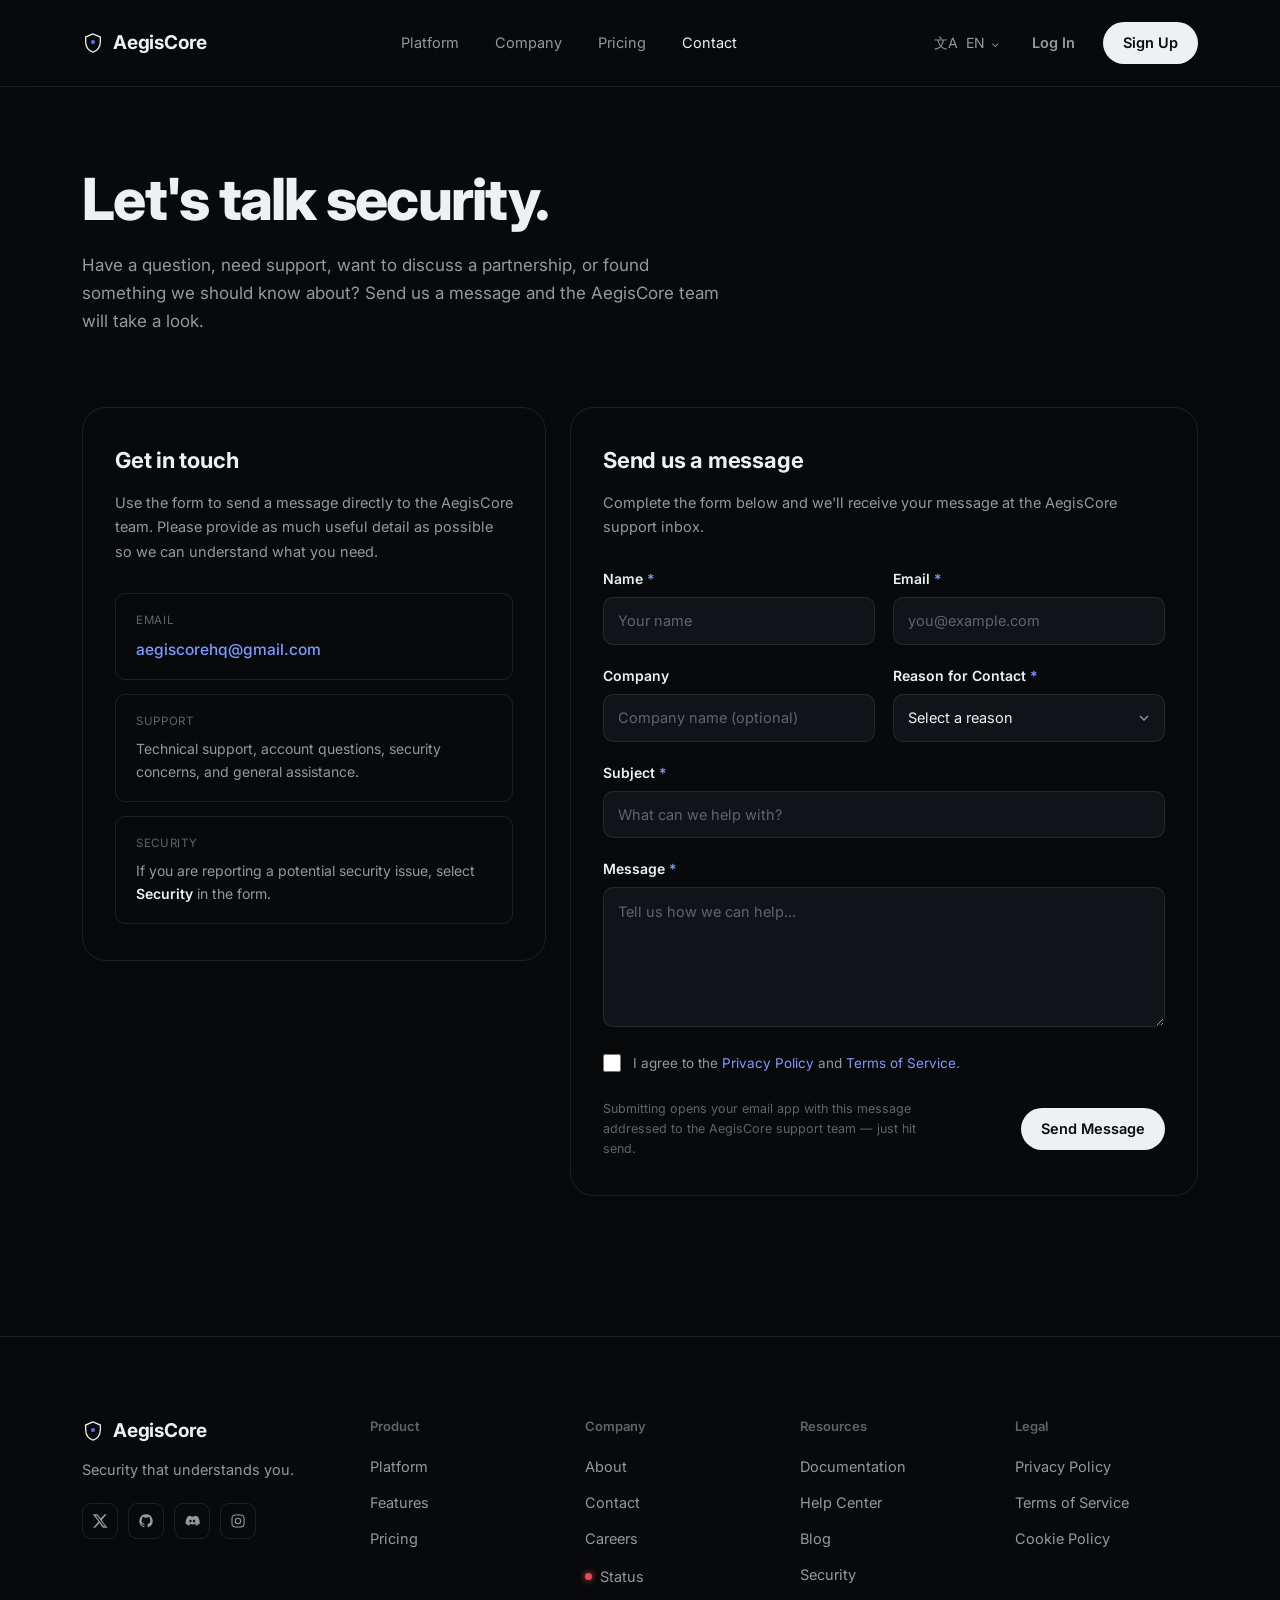
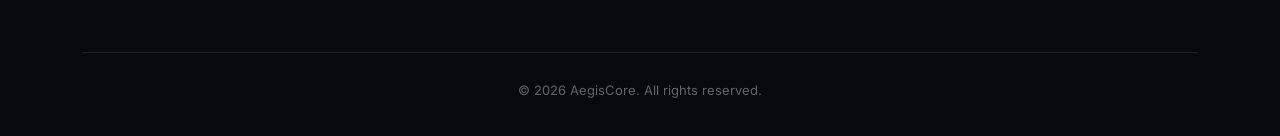
<file: contact.html>
<!DOCTYPE html>
<html lang="en">
<head>
<meta charset="UTF-8">
<meta name="viewport" content="width=device-width, initial-scale=1.0">
<title>Contact — AegisCore</title>
<meta name="description" content="Get in touch with the AegisCore team for support, partnerships, or to report a security issue.">
<link rel="preconnect" href="https://fonts.googleapis.com">
<link rel="preconnect" href="https://fonts.gstatic.com" crossorigin>
<link href="https://fonts.googleapis.com/css2?family=Inter:wght@400;500;600;700;800&family=IBM+Plex+Mono:wght@400;500&display=swap" rel="stylesheet">
<style>
  :root{
    --bg:#08090b;
    --bg-alt:#0f1114;
    --bg-card:#111318;
    --border:rgba(255,255,255,0.09);
    --border-strong:rgba(255,255,255,0.16);
    --text:#eef0f2;
    --text-muted:#94999f;
    --text-faint:#5f656b;
    --accent:#5b7fff;
    --accent-bright:#7d9bff;
    --accent-soft:rgba(91,127,255,0.14);
    --green:#3ecf8e;
    --red:#e5484d;
    --font-body:'Inter',-apple-system,BlinkMacSystemFont,'Segoe UI',sans-serif;
    --font-mono:'IBM Plex Mono',ui-monospace,SFMono-Regular,Menlo,monospace;
    --max-w:1180px;
    --radius-sm:10px;
    --radius-md:16px;
    --radius-lg:24px;
  }

  *,*::before,*::after{box-sizing:border-box;margin:0;padding:0;}
  html{scroll-behavior:smooth;}
  @media (prefers-reduced-motion: reduce){
    html{scroll-behavior:auto;}
    *,*::before,*::after{animation-duration:0.01ms !important;animation-iteration-count:1 !important;transition-duration:0.01ms !important;scroll-behavior:auto !important;}
  }

  body{
    background:var(--bg);
    color:var(--text);
    font-family:var(--font-body);
    line-height:1.5;
    -webkit-font-smoothing:antialiased;
    overflow-x:hidden;
  }

  img,svg{display:block;max-width:100%;}
  a{color:inherit;text-decoration:none;}
  ul{list-style:none;}
  button{font:inherit;color:inherit;background:none;border:none;cursor:pointer;}
  input,select,textarea{font:inherit;color:inherit;}

  :focus-visible{
    outline:2px solid var(--accent-bright);
    outline-offset:3px;
    border-radius:4px;
  }

  .wrap{ max-width:var(--max-w); margin:0 auto; padding:0 32px; }
  @media (max-width:600px){ .wrap{ padding:0 20px; } }

  .skip-link{
    position:absolute; left:16px; top:-60px;
    background:var(--text); color:var(--bg);
    padding:10px 16px; border-radius:8px;
    font-weight:600; font-size:14px; z-index:1000;
    transition:top .2s ease;
  }
  .skip-link:focus{ top:16px; }

  /* ---------- Header (shared) ---------- */
  header.site-header{
    position:fixed; top:0; left:0; right:0; z-index:500;
    padding:22px 0;
    background:rgba(8,9,11,0.78);
    backdrop-filter:blur(14px) saturate(140%);
    -webkit-backdrop-filter:blur(14px) saturate(140%);
    border-bottom:1px solid var(--border);
  }
  .header-inner{ display:flex; align-items:center; justify-content:space-between; gap:24px; }
  .wordmark{
    font-weight:700; font-size:19px; letter-spacing:-0.01em;
    display:flex; align-items:center; gap:9px; flex-shrink:0;
  }
  .wordmark .mark{ width:22px;height:22px; }
  .wordmark .mark path{ fill:none; stroke:var(--text); stroke-width:1.4; }
  .wordmark .mark .fill-glow{ fill:var(--accent); opacity:.9; stroke:none; }

  nav.primary-nav{ display:flex; gap:36px; }
  nav.primary-nav a{ font-size:14.5px; color:var(--text-muted); transition:color .2s ease; }
  nav.primary-nav a:hover, nav.primary-nav a:focus-visible{ color:var(--text); }
  nav.primary-nav a.current{ color:var(--text); }

  .header-right{ display:flex; align-items:center; gap:22px; flex-shrink:0; }

  .lang-select{ position:relative; }
  .lang-btn{ display:flex; align-items:center; gap:6px; font-size:14px; color:var(--text-muted); padding:6px 4px; }
  .lang-btn:hover{ color:var(--text); }
  .lang-btn .chev{ display:inline-block; transition:transform .2s ease; font-size:11px; }
  .lang-btn[aria-expanded="true"] .chev{ transform:rotate(180deg); }
  .lang-menu{
    position:absolute; top:calc(100% + 12px); right:0;
    background:var(--bg-card); border:1px solid var(--border); border-radius:var(--radius-sm);
    min-width:140px; padding:6px; box-shadow:0 20px 40px rgba(0,0,0,0.45);
    opacity:0; visibility:hidden; transform:translateY(-6px);
    transition:opacity .18s ease, transform .18s ease, visibility .18s;
  }
  .lang-select.open .lang-menu{ opacity:1; visibility:visible; transform:translateY(0); }
  .lang-menu button{ display:block; width:100%; text-align:left; padding:8px 10px; font-size:13.5px; border-radius:6px; color:var(--text-muted); }
  .lang-menu button:hover{ background:rgba(255,255,255,0.05); color:var(--text); }

  .btn{
    display:inline-flex; align-items:center; justify-content:center; gap:8px;
    padding:10px 20px; border-radius:999px; font-size:14.5px; font-weight:600; white-space:nowrap;
    transition:transform .18s ease, background .2s ease, border-color .2s ease, box-shadow .2s ease, color .2s ease;
    cursor:pointer;
  }
  .btn-ghost{ color:var(--text-muted); padding-left:6px; padding-right:6px; }
  .btn-ghost:hover{ color:var(--text); }
  .btn-solid{ background:var(--text); color:#0a0b0d; }
  .btn-solid:hover{ transform:translateY(-1px); box-shadow:0 8px 22px rgba(255,255,255,0.12); }
  .btn-outline{ border:1px solid var(--border-strong); color:var(--text); }
  .btn-outline:hover{ border-color:var(--accent-bright); background:var(--accent-soft); transform:translateY(-1px); }

  .menu-toggle{ display:none; width:38px;height:38px; align-items:center; justify-content:center; border-radius:8px; }
  .menu-toggle .bars{ position:relative; width:18px;height:12px; }
  .menu-toggle .bars span{ position:absolute; left:0; right:0; height:1.5px; background:var(--text); transition:transform .25s ease, opacity .25s ease, top .25s ease; }
  .menu-toggle .bars span:nth-child(1){ top:0; }
  .menu-toggle .bars span:nth-child(2){ top:5px; }
  .menu-toggle .bars span:nth-child(3){ top:10px; }
  .menu-toggle[aria-expanded="true"] .bars span:nth-child(1){ top:5px; transform:rotate(45deg); }
  .menu-toggle[aria-expanded="true"] .bars span:nth-child(2){ opacity:0; }
  .menu-toggle[aria-expanded="true"] .bars span:nth-child(3){ top:5px; transform:rotate(-45deg); }

  .mobile-panel{
    position:fixed; inset:0; top:0; background:var(--bg); z-index:490;
    padding:100px 32px 40px; display:flex; flex-direction:column; gap:8px;
    transform:translateY(-8px); opacity:0; visibility:hidden;
    transition:opacity .25s ease, transform .25s ease, visibility .25s;
  }
  .mobile-panel.open{ opacity:1; visibility:visible; transform:translateY(0); }
  .mobile-panel a{ font-size:26px; font-weight:600; padding:14px 0; border-bottom:1px solid var(--border); color:var(--text); }
  .mobile-panel .mobile-actions{ margin-top:28px; display:flex; flex-direction:column; gap:12px; }
  .mobile-panel .mobile-actions .btn{ width:100%; }

  @media (max-width:860px){
    nav.primary-nav{ display:none; }
    .header-right .lang-select, .header-right .btn-ghost{ display:none; }
    .menu-toggle{ display:flex; }
  }
  @media (min-width:861px){ .mobile-panel{ display:none; } }
  @media (max-width:520px){ .header-right .btn-solid{ padding:9px 16px; font-size:13.5px; } }

  section{ position:relative; }
  .reveal{ opacity:0; transform:translateY(16px); transition:opacity .6s ease, transform .6s ease; }
  .reveal.in-view{ opacity:1; transform:translateY(0); }

  /* ---------- Contact hero ---------- */
  .contact-hero{ padding:168px 0 8px; }
  .contact-hero h1{
    font-size:clamp(36px,6vw,58px);
    font-weight:800;
    letter-spacing:-0.03em;
    line-height:1.08;
    margin-bottom:20px;
  }
  .contact-hero p{ color:var(--text-muted); font-size:17px; line-height:1.65; max-width:640px; }

  /* ---------- Contact layout ---------- */
  .contact-body{ padding:64px 0 140px; }
  .contact-grid{
    display:grid;
    grid-template-columns:0.85fr 1.15fr;
    gap:24px;
    align-items:start;
  }
  @media (max-width:900px){
    .contact-grid{ grid-template-columns:1fr; }
  }

  .contact-panel{
    border:1px solid var(--border);
    border-radius:var(--radius-lg);
    padding:36px 32px;
  }
  .contact-panel h2{
    font-size:22px;
    font-weight:700;
    letter-spacing:-0.01em;
    margin-bottom:14px;
  }
  .contact-panel > p{
    color:var(--text-muted);
    font-size:14.5px;
    line-height:1.7;
    margin-bottom:28px;
  }

  .info-block{
    border:1px solid var(--border);
    border-radius:var(--radius-sm);
    padding:18px 20px;
    margin-bottom:14px;
  }
  .info-block:last-child{ margin-bottom:0; }
  .info-block .label{
    font-size:11.5px;
    letter-spacing:0.06em;
    text-transform:uppercase;
    color:var(--text-faint);
    margin-bottom:8px;
  }
  .info-block a.email-link{
    color:var(--accent-bright);
    font-size:15.5px;
    font-weight:500;
  }
  .info-block a.email-link:hover{ text-decoration:underline; }
  .info-block p{
    color:var(--text-muted);
    font-size:14px;
    line-height:1.6;
  }
  .info-block p strong{ color:var(--text); font-weight:600; }

  /* ---------- Form ---------- */
  .contact-panel form{ display:flex; flex-direction:column; gap:20px; }
  .form-row{
    display:grid;
    grid-template-columns:1fr 1fr;
    gap:18px;
  }
  @media (max-width:560px){
    .form-row{ grid-template-columns:1fr; }
  }
  .field label{
    display:block;
    font-size:14px;
    font-weight:600;
    margin-bottom:8px;
  }
  .field label .req{ color:var(--accent-bright); }
  .field input,
  .field select,
  .field textarea{
    width:100%;
    background:var(--bg-card);
    border:1px solid var(--border);
    border-radius:var(--radius-sm);
    padding:12px 14px;
    font-size:14.5px;
    color:var(--text);
    transition:border-color .2s ease, background .2s ease;
  }
  .field input::placeholder,
  .field textarea::placeholder{ color:var(--text-faint); }
  .field input:focus,
  .field select:focus,
  .field textarea:focus{
    outline:none;
    border-color:var(--accent-bright);
    background:#14161c;
  }
  .field textarea{ resize:vertical; min-height:140px; line-height:1.6; }
  .field select{
    appearance:none;
    -webkit-appearance:none;
    background-image:url("data:image/svg+xml,%3Csvg xmlns='http://www.w3.org/2000/svg' viewBox='0 0 24 24' fill='none' stroke='%2394999f' stroke-width='2'%3E%3Cpath d='M6 9l6 6 6-6'/%3E%3C/svg%3E");
    background-repeat:no-repeat;
    background-position:right 12px center;
    background-size:16px;
    padding-right:38px;
    cursor:pointer;
  }
  .field select option{ background:var(--bg-card); color:var(--text); }

  .consent-row{
    display:flex;
    align-items:flex-start;
    gap:12px;
    font-size:13.5px;
    color:var(--text-muted);
    line-height:1.6;
  }
  .consent-row input[type="checkbox"]{
    width:18px; height:18px;
    margin-top:1px;
    accent-color:var(--accent);
    flex-shrink:0;
    cursor:pointer;
  }
  .consent-row a{ color:var(--accent-bright); }
  .consent-row a:hover{ text-decoration:underline; }

  .form-footer{
    display:flex;
    align-items:center;
    justify-content:space-between;
    gap:20px;
    flex-wrap:wrap;
    margin-top:4px;
  }
  .form-footer .note{ font-size:12.5px; color:var(--text-faint); max-width:340px; line-height:1.6; }
  .form-footer .btn{ flex-shrink:0; }
  .form-footer .btn:disabled{ opacity:.5; cursor:not-allowed; transform:none; box-shadow:none; }

  .form-status{
    font-size:13.5px;
    padding:12px 14px;
    border-radius:var(--radius-sm);
    display:none;
  }
  .form-status.show{ display:block; }
  .form-status.success{ background:rgba(62,207,142,0.1); color:var(--green); border:1px solid rgba(62,207,142,0.25); }
  .form-status.error{ background:rgba(229,72,77,0.1); color:var(--red); border:1px solid rgba(229,72,77,0.25); }

  /* ---------- Footer (shared) ---------- */
  footer{ padding:80px 0 36px; border-top:1px solid var(--border); }
  .footer-top{
    display:grid; grid-template-columns:1.4fr repeat(4,1fr); gap:32px; margin-bottom:64px;
  }
  @media (max-width:980px){
    .footer-top{ grid-template-columns:1fr 1fr 1fr; row-gap:40px; }
    .footer-brand{ grid-column:1 / -1; }
  }
  @media (max-width:600px){ .footer-top{ grid-template-columns:1fr 1fr; row-gap:40px; } }
  @media (max-width:420px){ .footer-top{ grid-template-columns:1fr; } }
  .footer-brand .wordmark{ margin-bottom:14px; }
  .footer-brand p{ color:var(--text-muted); font-size:14.5px; margin-bottom:22px; }
  .social-row{ display:flex; gap:10px; }
  .social-btn{
    width:36px;height:36px; border:1px solid var(--border); border-radius:9px;
    display:flex;align-items:center;justify-content:center;
    transition:border-color .2s ease, background .2s ease;
  }
  .social-btn:hover{ border-color:var(--border-strong); background:rgba(255,255,255,0.04); }
  .social-btn svg{ width:16px;height:16px; fill:var(--text-muted); }
  .social-btn svg.ig-icon{ fill:none; stroke:var(--text-muted); }
  .footer-col h4{ font-size:13px; color:var(--text-faint); font-weight:600; margin-bottom:18px; }
  .footer-col ul{ display:flex; flex-direction:column; gap:12px; }
  .footer-col a{ font-size:14.5px; color:var(--text-muted); transition:color .2s ease; display:inline-flex; align-items:center; gap:8px; }
  .footer-col a:hover{ color:var(--text); }
  .status-indicator{ width:7px;height:7px; border-radius:50%; background:var(--red); box-shadow:0 0 6px var(--red); flex-shrink:0; }
  .footer-divider{ border-top:1px solid var(--border); padding-top:28px; text-align:center; }
  .footer-divider p{ font-size:13px; color:var(--text-faint); }
</style>
</head>
<body>

<a href="#main" class="skip-link">Skip to content</a>

<!-- ================= HEADER ================= -->
<header class="site-header" id="siteHeader">
  <div class="wrap header-inner">
    <a href="index.html" class="wordmark" aria-label="AegisCore home">
      <svg class="mark" viewBox="0 0 24 24" aria-hidden="true">
        <path d="M12 2L4 5.5V11c0 5.4 3.4 9.9 8 11 4.6-1.1 8-5.6 8-11V5.5L12 2z"/>
        <circle class="fill-glow" cx="12" cy="11" r="2.3"/>
      </svg>
      AegisCore
    </a>

    <nav class="primary-nav" aria-label="Primary">
      <a href="index.html#platform">Platform</a>
      <a href="index.html#company">Company</a>
      <a href="pricing.html">Pricing</a>
      <a href="contact.html" class="current" aria-current="page">Contact</a>
    </nav>

    <div class="header-right">
      <div class="lang-select" id="langSelect">
        <button class="lang-btn" id="langBtn" aria-haspopup="true" aria-expanded="false">
          文A&nbsp;&nbsp;EN <span class="chev">⌄</span>
        </button>
        <div class="lang-menu" role="menu" aria-label="Language">
          <button role="menuitem">English</button>
          <button role="menuitem">中文</button>
          <button role="menuitem">日本語</button>
          <button role="menuitem">Español</button>
        </div>
      </div>
      <a href="index.html#login" class="btn btn-ghost">Log In</a>
      <a href="index.html#signup" class="btn btn-solid">Sign Up</a>

      <button class="menu-toggle" id="menuToggle" aria-expanded="false" aria-controls="mobilePanel" aria-label="Open menu">
        <span class="bars"><span></span><span></span><span></span></span>
      </button>
    </div>
  </div>
</header>

<nav class="mobile-panel" id="mobilePanel" aria-label="Mobile">
  <a href="index.html#platform">Platform</a>
  <a href="index.html#company">Company</a>
  <a href="pricing.html">Pricing</a>
  <a href="contact.html">Contact</a>
  <div class="mobile-actions">
    <a href="index.html#login" class="btn btn-outline">Log In</a>
    <a href="index.html#signup" class="btn btn-solid">Sign Up</a>
  </div>
</nav>

<main id="main">

  <!-- ================= CONTACT HERO ================= -->
  <section class="contact-hero">
    <div class="wrap">
      <h1 class="reveal">Let's talk security.</h1>
      <p class="reveal">Have a question, need support, want to discuss a partnership, or found something we should know about? Send us a message and the AegisCore team will take a look.</p>
    </div>
  </section>

  <!-- ================= CONTACT BODY ================= -->
  <section class="contact-body">
    <div class="wrap contact-grid">

      <div class="contact-panel reveal">
        <h2>Get in touch</h2>
        <p>Use the form to send a message directly to the AegisCore team. Please provide as much useful detail as possible so we can understand what you need.</p>

        <div class="info-block">
          <div class="label">Email</div>
          <a class="email-link" href="mailto:aegiscorehq@gmail.com">aegiscorehq@gmail.com</a>
        </div>

        <div class="info-block">
          <div class="label">Support</div>
          <p>Technical support, account questions, security concerns, and general assistance.</p>
        </div>

        <div class="info-block">
          <div class="label">Security</div>
          <p>If you are reporting a potential security issue, select <strong>Security</strong> in the form.</p>
        </div>
      </div>

      <div class="contact-panel reveal">
        <h2>Send us a message</h2>
        <p>Complete the form below and we'll receive your message at the AegisCore support inbox.</p>

        <form id="contactForm" novalidate>
          <div class="form-row">
            <div class="field">
              <label for="cf-name">Name <span class="req">*</span></label>
              <input type="text" id="cf-name" name="name" placeholder="Your name" required>
            </div>
            <div class="field">
              <label for="cf-email">Email <span class="req">*</span></label>
              <input type="email" id="cf-email" name="email" placeholder="you@example.com" required>
            </div>
          </div>

          <div class="form-row">
            <div class="field">
              <label for="cf-company">Company</label>
              <input type="text" id="cf-company" name="company" placeholder="Company name (optional)">
            </div>
            <div class="field">
              <label for="cf-reason">Reason for Contact <span class="req">*</span></label>
              <select id="cf-reason" name="reason" required>
                <option value="" disabled selected>Select a reason</option>
                <option value="Technical Support">Technical support</option>
                <option value="Account Question">Account question</option>
                <option value="Security">Security</option>
                <option value="Partnership">Partnership</option>
                <option value="Sales">Sales</option>
                <option value="Other">Other</option>
              </select>
            </div>
          </div>

          <div class="field">
            <label for="cf-subject">Subject <span class="req">*</span></label>
            <input type="text" id="cf-subject" name="subject" placeholder="What can we help with?" required>
          </div>

          <div class="field">
            <label for="cf-message">Message <span class="req">*</span></label>
            <textarea id="cf-message" name="message" placeholder="Tell us how we can help..." required></textarea>
          </div>

          <label class="consent-row">
            <input type="checkbox" id="cf-consent" name="consent" required>
            <span>I agree to the <a href="privacy.html">Privacy Policy</a> and <a href="terms.html">Terms of Service</a>.</span>
          </label>

          <div id="formStatus" class="form-status" role="status" aria-live="polite"></div>

          <div class="form-footer">
            <p class="note">Submitting opens your email app with this message addressed to the AegisCore support team — just hit send.</p>
            <button type="submit" class="btn btn-solid" id="submitBtn">Send Message</button>
          </div>
        </form>
      </div>

    </div>
  </section>

</main>

<!-- ================= FOOTER ================= -->
<footer>
  <div class="wrap">
    <div class="footer-top">
      <div class="footer-brand">
        <a href="index.html" class="wordmark" aria-label="AegisCore home">
          <svg class="mark" viewBox="0 0 24 24" aria-hidden="true">
            <path d="M12 2L4 5.5V11c0 5.4 3.4 9.9 8 11 4.6-1.1 8-5.6 8-11V5.5L12 2z"/>
            <circle class="fill-glow" cx="12" cy="11" r="2.3"/>
          </svg>
          AegisCore
        </a>
        <p>Security that understands you.</p>
        <div class="social-row">
          <a href="https://x.com" class="social-btn" aria-label="AegisCore on X" target="_blank" rel="noopener">
            <svg viewBox="0 0 24 24"><path d="M18.9 2H22l-7.6 8.7L23.3 22h-6.9l-5.4-6.9L4.8 22H1.7l8.1-9.3L1 2h7.1l4.9 6.3L18.9 2zm-1.2 18h1.9L7.4 4H5.3l12.4 16z"/></svg>
          </a>
          <a href="https://github.com" class="social-btn" aria-label="AegisCore on GitHub" target="_blank" rel="noopener">
            <svg viewBox="0 0 24 24"><path d="M12 2a10 10 0 00-3.16 19.49c.5.09.68-.22.68-.48v-1.7c-2.78.6-3.37-1.34-3.37-1.34-.46-1.16-1.11-1.47-1.11-1.47-.91-.62.07-.6.07-.6 1 .07 1.53 1.03 1.53 1.03.89 1.52 2.34 1.08 2.91.83.09-.65.35-1.08.63-1.33-2.22-.25-4.56-1.11-4.56-4.95 0-1.09.39-1.99 1.03-2.69-.1-.25-.45-1.27.1-2.64 0 0 .84-.27 2.75 1.02a9.4 9.4 0 015 0c1.91-1.29 2.75-1.02 2.75-1.02.55 1.37.2 2.39.1 2.64.64.7 1.03 1.6 1.03 2.69 0 3.85-2.35 4.7-4.58 4.94.36.31.68.92.68 1.85v2.74c0 .27.18.58.69.48A10 10 0 0012 2z"/></svg>
          </a>
          <a href="https://discord.gg/ZDnuKPBVHT" class="social-btn" aria-label="AegisCore on Discord" target="_blank" rel="noopener">
            <svg viewBox="0 0 24 24"><path d="M20.3 5.4A17.5 17.5 0 0015.9 4c-.2.4-.5.9-.6 1.3a16.3 16.3 0 00-4.6 0A9 9 0 0010 4a17.6 17.6 0 00-4.4 1.4C2.9 9.1 2.2 12.7 2.5 16.3a17.6 17.6 0 005.4 2.7c.4-.6.8-1.2 1.1-1.9-.6-.2-1.2-.5-1.8-.9l.4-.3a12.6 12.6 0 0010.8 0l.4.3c-.6.4-1.2.7-1.8.9.3.7.7 1.3 1.1 1.9a17.5 17.5 0 005.4-2.7c.4-4.2-.7-7.8-3-10.9zM9.7 14.1c-1 0-1.8-.9-1.8-2s.8-2 1.8-2 1.8.9 1.8 2-.8 2-1.8 2zm5.4 0c-1 0-1.8-.9-1.8-2s.8-2 1.8-2 1.8.9 1.8 2-.8 2-1.8 2z"/></svg>
          </a>
          <a href="https://instagram.com" class="social-btn" aria-label="AegisCore on Instagram" target="_blank" rel="noopener">
            <svg class="ig-icon" viewBox="0 0 24 24" stroke-width="1.6" stroke-linecap="round" stroke-linejoin="round"><rect x="3" y="3" width="18" height="18" rx="5"/><circle cx="12" cy="12" r="4"/><circle cx="17.3" cy="6.7" r="0.6" fill="var(--text-muted)" stroke="none"/></svg>
          </a>
        </div>
      </div>

      <div class="footer-col">
        <h4>Product</h4>
        <ul>
          <li><a href="index.html#platform">Platform</a></li>
          <li><a href="index.html#platform">Features</a></li>
          <li><a href="pricing.html">Pricing</a></li>
        </ul>
      </div>

      <div class="footer-col">
        <h4>Company</h4>
        <ul>
          <li><a href="index.html#company">About</a></li>
          <li><a href="contact.html">Contact</a></li>
          <li><a href="index.html#careers">Careers</a></li>
          <li><a href="index.html#status"><span class="status-indicator" aria-hidden="true"></span>Status</a></li>
        </ul>
      </div>

      <div class="footer-col">
        <h4>Resources</h4>
        <ul>
          <li><a href="index.html#docs">Documentation</a></li>
          <li><a href="index.html#help">Help Center</a></li>
          <li><a href="index.html#blog">Blog</a></li>
          <li><a href="index.html#security">Security</a></li>
        </ul>
      </div>

      <div class="footer-col">
        <h4>Legal</h4>
        <ul>
          <li><a href="privacy.html">Privacy Policy</a></li>
          <li><a href="terms.html">Terms of Service</a></li>
          <li><a href="index.html#cookies">Cookie Policy</a></li>
        </ul>
      </div>
    </div>

    <div class="footer-divider">
      <p>© 2026 AegisCore. All rights reserved.</p>
    </div>
  </div>
</footer>

<script>
(function(){
  "use strict";

  /* Mobile menu */
  var menuToggle = document.getElementById('menuToggle');
  var mobilePanel = document.getElementById('mobilePanel');
  menuToggle.addEventListener('click', function(){
    var open = menuToggle.getAttribute('aria-expanded') === 'true';
    menuToggle.setAttribute('aria-expanded', String(!open));
    mobilePanel.classList.toggle('open', !open);
    document.body.style.overflow = !open ? 'hidden' : '';
  });
  mobilePanel.querySelectorAll('a').forEach(function(a){
    a.addEventListener('click', function(){
      menuToggle.setAttribute('aria-expanded','false');
      mobilePanel.classList.remove('open');
      document.body.style.overflow = '';
    });
  });

  /* Language dropdown */
  var langSelect = document.getElementById('langSelect');
  var langBtn = document.getElementById('langBtn');
  langBtn.addEventListener('click', function(e){
    e.stopPropagation();
    var open = langSelect.classList.toggle('open');
    langBtn.setAttribute('aria-expanded', String(open));
  });
  document.addEventListener('click', function(e){
    if(!langSelect.contains(e.target)){
      langSelect.classList.remove('open');
      langBtn.setAttribute('aria-expanded','false');
    }
  });
  document.addEventListener('keydown', function(e){
    if(e.key === 'Escape'){
      langSelect.classList.remove('open');
      langBtn.setAttribute('aria-expanded','false');
    }
  });

  /* Reveal on scroll */
  var revealEls = document.querySelectorAll('.reveal');
  if('IntersectionObserver' in window){
    var io = new IntersectionObserver(function(entries){
      entries.forEach(function(entry){
        if(entry.isIntersecting){
          entry.target.classList.add('in-view');
          io.unobserve(entry.target);
        }
      });
    }, { threshold:0.1 });
    revealEls.forEach(function(el){ io.observe(el); });
  } else {
    revealEls.forEach(function(el){ el.classList.add('in-view'); });
  }

  /* Contact form -> mailto */
  var CONTACT_EMAIL = 'aegiscorehq@gmail.com';
  var form = document.getElementById('contactForm');
  var status = document.getElementById('formStatus');

  function showStatus(kind, message){
    status.textContent = message;
    status.className = 'form-status show ' + kind;
  }

  form.addEventListener('submit', function(e){
    e.preventDefault();

    var name = document.getElementById('cf-name').value.trim();
    var email = document.getElementById('cf-email').value.trim();
    var company = document.getElementById('cf-company').value.trim();
    var reasonEl = document.getElementById('cf-reason');
    var reason = reasonEl.value;
    var subject = document.getElementById('cf-subject').value.trim();
    var message = document.getElementById('cf-message').value.trim();
    var consent = document.getElementById('cf-consent').checked;

    var emailPattern = /^[^\s@]+@[^\s@]+\.[^\s@]+$/;

    if(!name || !email || !reason || !subject || !message){
      showStatus('error', 'Please fill in all required fields before sending.');
      return;
    }
    if(!emailPattern.test(email)){
      showStatus('error', 'Please enter a valid email address.');
      return;
    }
    if(!consent){
      showStatus('error', 'Please agree to the Privacy Policy and Terms of Service to continue.');
      return;
    }

    var bodyLines = [
      'Name: ' + name,
      'Email: ' + email,
      'Company: ' + (company || '—'),
      'Reason for contact: ' + reason,
      '',
      message
    ];

    var mailSubject = '[AegisCore Contact] ' + subject;
    var mailBody = bodyLines.join('\n');
    var mailtoUrl = 'mailto:' + CONTACT_EMAIL
      + '?subject=' + encodeURIComponent(mailSubject)
      + '&body=' + encodeURIComponent(mailBody);

    showStatus('success', 'Opening your email app with this message addressed to ' + CONTACT_EMAIL + ' — just hit send.');
    window.location.href = mailtoUrl;
  });
})();
</script>

</body>
</html>
</file>
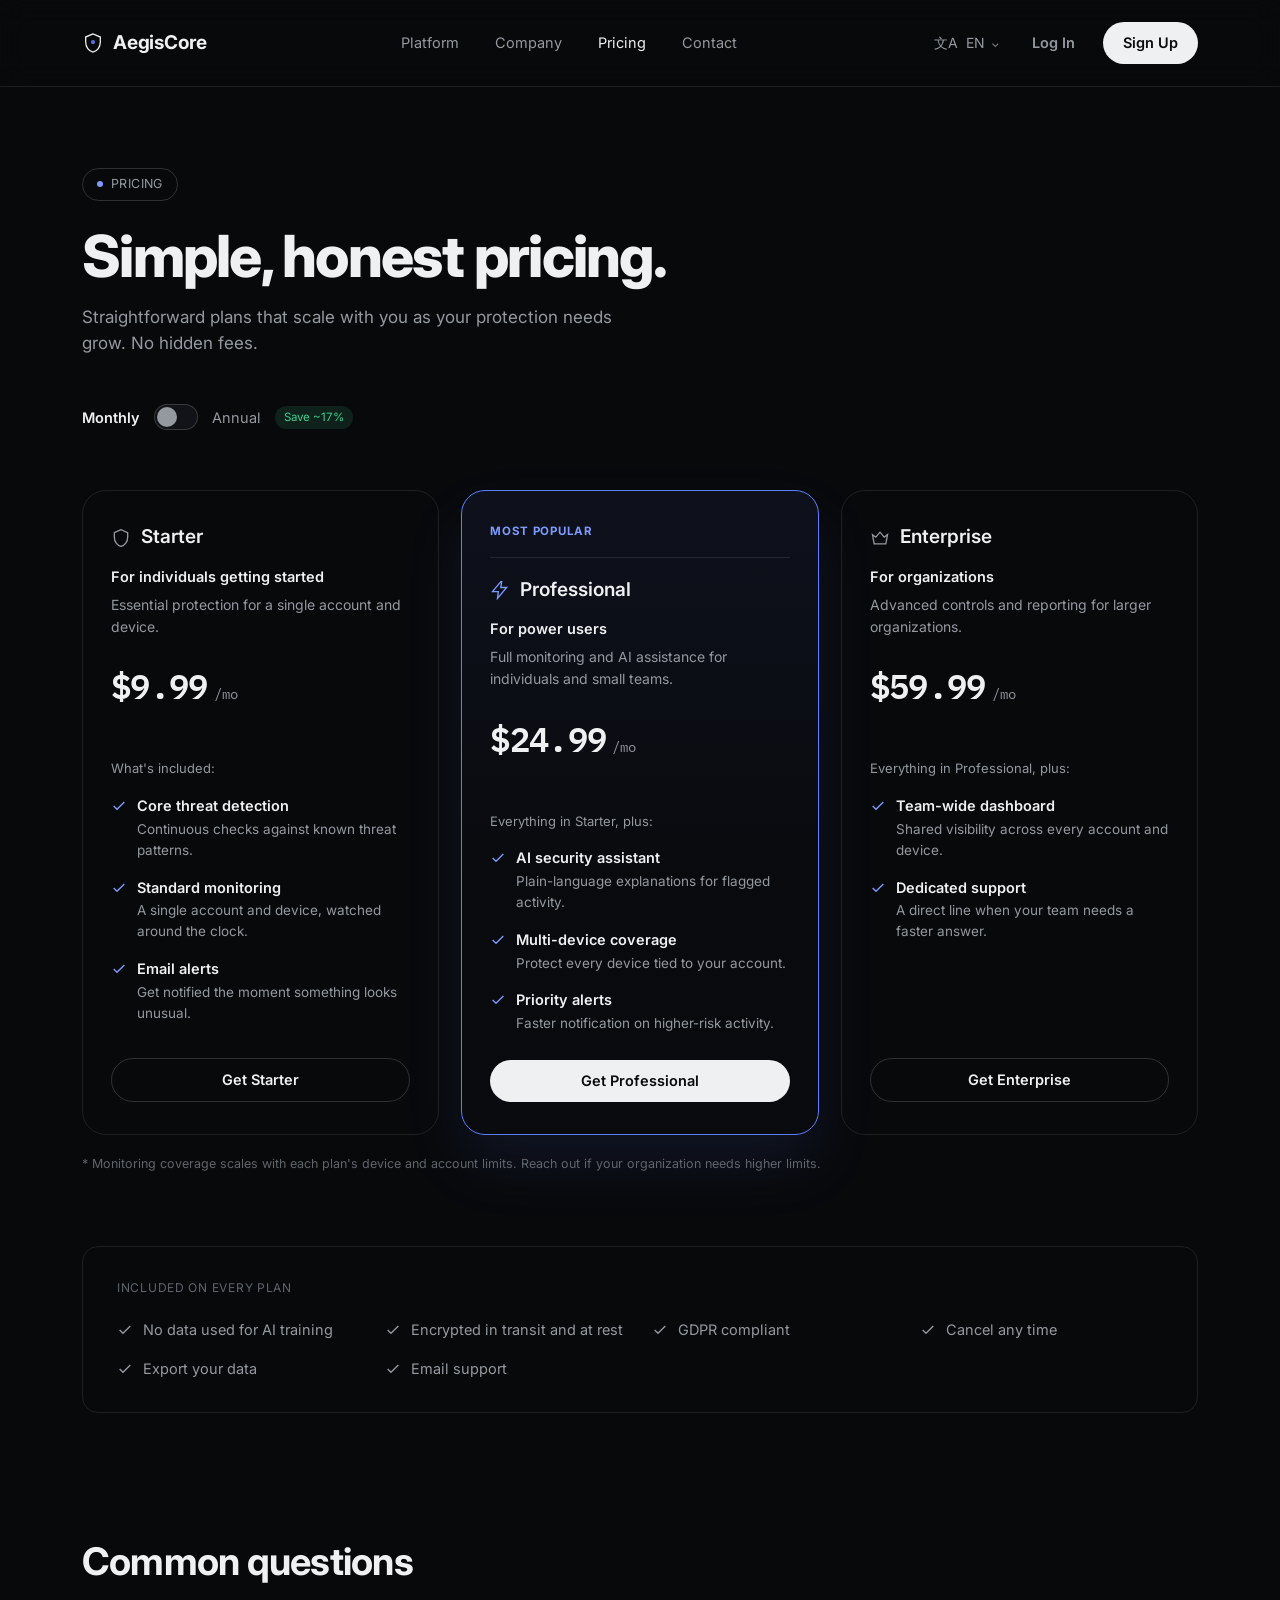
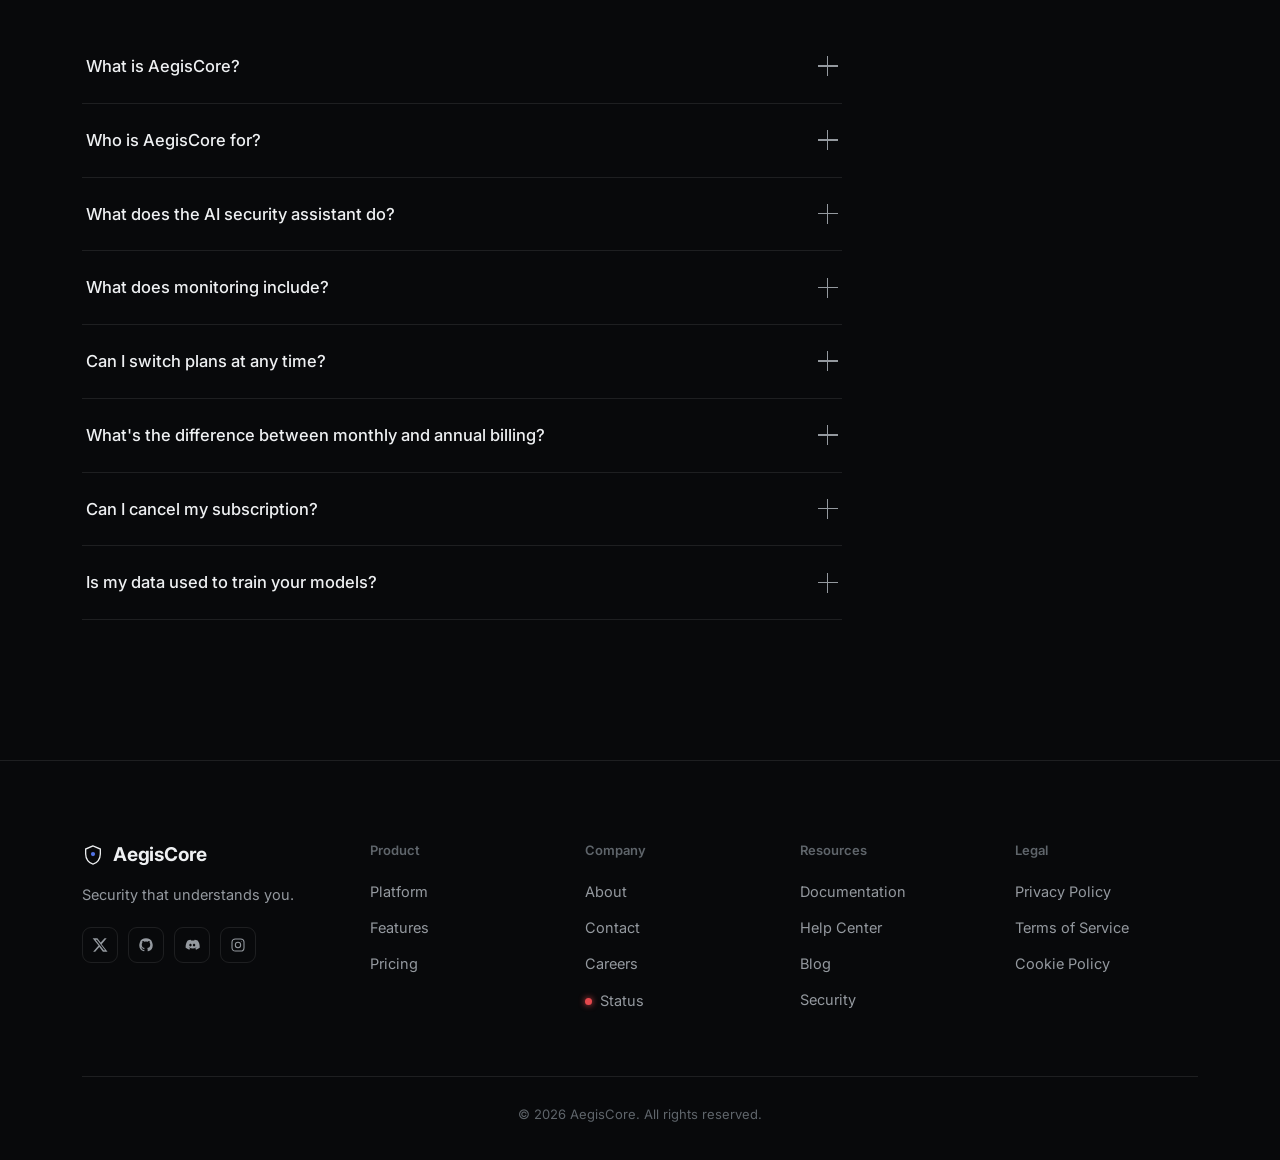
<file: priceing.html>
<!DOCTYPE html>
<html lang="en">
<head>
<meta charset="UTF-8">
<meta name="viewport" content="width=device-width, initial-scale=1.0">
<title>Pricing — AegisCore</title>
<meta name="description" content="Simple, honest AegisCore pricing. Starter, Professional, and Enterprise plans with no hidden fees.">
<link rel="preconnect" href="https://fonts.googleapis.com">
<link rel="preconnect" href="https://fonts.gstatic.com" crossorigin>
<link href="https://fonts.googleapis.com/css2?family=Inter:wght@400;500;600;700;800&family=IBM+Plex+Mono:wght@400;500&display=swap" rel="stylesheet">
<style>
  :root{
    --bg:#08090b;
    --bg-alt:#0f1114;
    --bg-card:#111318;
    --border:rgba(255,255,255,0.09);
    --border-strong:rgba(255,255,255,0.16);
    --text:#eef0f2;
    --text-muted:#94999f;
    --text-faint:#5f656b;
    --accent:#5b7fff;
    --accent-bright:#7d9bff;
    --accent-soft:rgba(91,127,255,0.14);
    --green:#3ecf8e;
    --red:#e5484d;
    --font-body:'Inter',-apple-system,BlinkMacSystemFont,'Segoe UI',sans-serif;
    --font-mono:'IBM Plex Mono',ui-monospace,SFMono-Regular,Menlo,monospace;
    --max-w:1180px;
    --radius-sm:10px;
    --radius-md:16px;
    --radius-lg:24px;
  }

  *,*::before,*::after{box-sizing:border-box;margin:0;padding:0;}
  html{scroll-behavior:smooth;}
  @media (prefers-reduced-motion: reduce){
    html{scroll-behavior:auto;}
    *,*::before,*::after{animation-duration:0.01ms !important;animation-iteration-count:1 !important;transition-duration:0.01ms !important;scroll-behavior:auto !important;}
  }

  body{
    background:var(--bg);
    color:var(--text);
    font-family:var(--font-body);
    line-height:1.5;
    -webkit-font-smoothing:antialiased;
    overflow-x:hidden;
  }

  img,svg{display:block;max-width:100%;}
  a{color:inherit;text-decoration:none;}
  ul{list-style:none;}
  button{font:inherit;color:inherit;background:none;border:none;cursor:pointer;}

  :focus-visible{
    outline:2px solid var(--accent-bright);
    outline-offset:3px;
    border-radius:4px;
  }

  .wrap{ max-width:var(--max-w); margin:0 auto; padding:0 32px; }
  @media (max-width:600px){ .wrap{ padding:0 20px; } }

  .skip-link{
    position:absolute; left:16px; top:-60px;
    background:var(--text); color:var(--bg);
    padding:10px 16px; border-radius:8px;
    font-weight:600; font-size:14px; z-index:1000;
    transition:top .2s ease;
  }
  .skip-link:focus{ top:16px; }

  /* ---------- Header (shared) ---------- */
  header.site-header{
    position:fixed; top:0; left:0; right:0; z-index:500;
    padding:22px 0;
    background:rgba(8,9,11,0.78);
    backdrop-filter:blur(14px) saturate(140%);
    -webkit-backdrop-filter:blur(14px) saturate(140%);
    border-bottom:1px solid var(--border);
  }
  .header-inner{ display:flex; align-items:center; justify-content:space-between; gap:24px; }
  .wordmark{
    font-weight:700; font-size:19px; letter-spacing:-0.01em;
    display:flex; align-items:center; gap:9px; flex-shrink:0;
  }
  .wordmark .mark{ width:22px;height:22px; }
  .wordmark .mark path{ fill:none; stroke:var(--text); stroke-width:1.4; }
  .wordmark .mark .fill-glow{ fill:var(--accent); opacity:.9; stroke:none; }

  nav.primary-nav{ display:flex; gap:36px; }
  nav.primary-nav a{ font-size:14.5px; color:var(--text-muted); transition:color .2s ease; }
  nav.primary-nav a:hover, nav.primary-nav a:focus-visible{ color:var(--text); }
  nav.primary-nav a.current{ color:var(--text); }

  .header-right{ display:flex; align-items:center; gap:22px; flex-shrink:0; }

  .lang-select{ position:relative; }
  .lang-btn{ display:flex; align-items:center; gap:6px; font-size:14px; color:var(--text-muted); padding:6px 4px; }
  .lang-btn:hover{ color:var(--text); }
  .lang-btn .chev{ display:inline-block; transition:transform .2s ease; font-size:11px; }
  .lang-btn[aria-expanded="true"] .chev{ transform:rotate(180deg); }
  .lang-menu{
    position:absolute; top:calc(100% + 12px); right:0;
    background:var(--bg-card); border:1px solid var(--border); border-radius:var(--radius-sm);
    min-width:140px; padding:6px; box-shadow:0 20px 40px rgba(0,0,0,0.45);
    opacity:0; visibility:hidden; transform:translateY(-6px);
    transition:opacity .18s ease, transform .18s ease, visibility .18s;
  }
  .lang-select.open .lang-menu{ opacity:1; visibility:visible; transform:translateY(0); }
  .lang-menu button{ display:block; width:100%; text-align:left; padding:8px 10px; font-size:13.5px; border-radius:6px; color:var(--text-muted); }
  .lang-menu button:hover{ background:rgba(255,255,255,0.05); color:var(--text); }

  .btn{
    display:inline-flex; align-items:center; justify-content:center; gap:8px;
    padding:10px 20px; border-radius:999px; font-size:14.5px; font-weight:600; white-space:nowrap;
    transition:transform .18s ease, background .2s ease, border-color .2s ease, box-shadow .2s ease, color .2s ease;
  }
  .btn-ghost{ color:var(--text-muted); padding-left:6px; padding-right:6px; }
  .btn-ghost:hover{ color:var(--text); }
  .btn-solid{ background:var(--text); color:#0a0b0d; }
  .btn-solid:hover{ transform:translateY(-1px); box-shadow:0 8px 22px rgba(255,255,255,0.12); }
  .btn-outline{ border:1px solid var(--border-strong); color:var(--text); }
  .btn-outline:hover{ border-color:var(--accent-bright); background:var(--accent-soft); transform:translateY(-1px); }

  .menu-toggle{ display:none; width:38px;height:38px; align-items:center; justify-content:center; border-radius:8px; }
  .menu-toggle .bars{ position:relative; width:18px;height:12px; }
  .menu-toggle .bars span{ position:absolute; left:0; right:0; height:1.5px; background:var(--text); transition:transform .25s ease, opacity .25s ease, top .25s ease; }
  .menu-toggle .bars span:nth-child(1){ top:0; }
  .menu-toggle .bars span:nth-child(2){ top:5px; }
  .menu-toggle .bars span:nth-child(3){ top:10px; }
  .menu-toggle[aria-expanded="true"] .bars span:nth-child(1){ top:5px; transform:rotate(45deg); }
  .menu-toggle[aria-expanded="true"] .bars span:nth-child(2){ opacity:0; }
  .menu-toggle[aria-expanded="true"] .bars span:nth-child(3){ top:5px; transform:rotate(-45deg); }

  .mobile-panel{
    position:fixed; inset:0; top:0; background:var(--bg); z-index:490;
    padding:100px 32px 40px; display:flex; flex-direction:column; gap:8px;
    transform:translateY(-8px); opacity:0; visibility:hidden;
    transition:opacity .25s ease, transform .25s ease, visibility .25s;
  }
  .mobile-panel.open{ opacity:1; visibility:visible; transform:translateY(0); }
  .mobile-panel a{ font-size:26px; font-weight:600; padding:14px 0; border-bottom:1px solid var(--border); color:var(--text); }
  .mobile-panel .mobile-actions{ margin-top:28px; display:flex; flex-direction:column; gap:12px; }
  .mobile-panel .mobile-actions .btn{ width:100%; }

  @media (max-width:860px){
    nav.primary-nav{ display:none; }
    .header-right .lang-select, .header-right .btn-ghost{ display:none; }
    .menu-toggle{ display:flex; }
  }
  @media (min-width:861px){ .mobile-panel{ display:none; } }
  @media (max-width:520px){ .header-right .btn-solid{ padding:9px 16px; font-size:13.5px; } }

  section{ position:relative; }

  /* ---------- Reveal on scroll ---------- */
  .reveal{ opacity:0; transform:translateY(16px); transition:opacity .6s ease, transform .6s ease; }
  .reveal.in-view{ opacity:1; transform:translateY(0); }

  /* ---------- Pricing hero ---------- */
  .pricing-hero{ padding:168px 0 8px; }
  .eyebrow-pill{
    display:inline-flex; align-items:center; gap:8px;
    padding:6px 14px; border:1px solid var(--border-strong); border-radius:999px;
    font-size:12.5px; letter-spacing:0.03em; color:var(--text-muted);
    text-transform:uppercase;
    margin-bottom:24px;
  }
  .eyebrow-pill .dot{ width:6px;height:6px; border-radius:50%; background:var(--accent-bright); }
  .pricing-hero h1{
    font-size:clamp(36px,6vw,58px);
    font-weight:800;
    letter-spacing:-0.03em;
    line-height:1.08;
    margin-bottom:18px;
  }
  .pricing-hero p{ color:var(--text-muted); font-size:17px; max-width:540px; }

  /* ---------- Billing switch ---------- */
  .billing-switch{
    display:flex; align-items:center; gap:14px;
    margin:48px 0 52px;
  }
  .billing-switch .label{ font-size:14.5px; color:var(--text-muted); transition:color .2s ease; }
  .billing-switch .label.active{ color:var(--text); font-weight:600; }
  .switch{
    position:relative;
    width:44px; height:26px;
    border-radius:999px;
    background:var(--bg-card);
    border:1px solid var(--border-strong);
    flex-shrink:0;
    transition:background .25s ease, border-color .25s ease;
  }
  .switch .thumb{
    position:absolute; top:2px; left:2px;
    width:20px; height:20px;
    border-radius:50%;
    background:var(--text-muted);
    transition:transform .25s cubic-bezier(.4,0,.2,1), background .25s ease;
  }
  .switch[aria-checked="true"]{ background:var(--accent-soft); border-color:var(--accent); }
  .switch[aria-checked="true"] .thumb{ transform:translateX(18px); background:var(--accent-bright); }
  .save-pill{
    font-size:11.5px; color:var(--green);
    background:rgba(62,207,142,0.12);
    padding:3px 9px; border-radius:999px;
  }

  /* ---------- Pricing cards ---------- */
  .pricing-cards{
    display:grid;
    grid-template-columns:repeat(3,1fr);
    gap:22px;
    align-items:stretch;
    margin-bottom:20px;
  }
  @media (max-width:960px){ .pricing-cards{ grid-template-columns:1fr; } }

  .p-card{
    border:1px solid var(--border);
    border-radius:var(--radius-lg);
    padding:32px 28px;
    display:flex;
    flex-direction:column;
  }
  .p-card.featured{
    border-color:var(--accent);
    background:linear-gradient(180deg, rgba(91,127,255,0.07), rgba(91,127,255,0.01) 60%);
    box-shadow:0 30px 60px rgba(91,127,255,0.10);
  }
  .p-card .tag-row{
    font-size:11.5px;
    letter-spacing:0.06em;
    text-transform:uppercase;
    color:var(--accent-bright);
    font-weight:700;
    padding-bottom:16px;
    margin-bottom:18px;
    border-bottom:1px solid var(--border);
  }
  .p-card .head-row{
    display:flex; align-items:center; gap:10px;
    margin-bottom:14px;
  }
  .p-card .head-row .icon{
    width:20px;height:20px;
    stroke:var(--text-muted);
    fill:none;
    stroke-width:1.6;
    flex-shrink:0;
  }
  .p-card.featured .head-row .icon{ stroke:var(--accent-bright); }
  .p-card .head-row h3{ font-size:19px; font-weight:600; }
  .p-card .tagline{ font-weight:600; font-size:14.5px; margin-bottom:6px; }
  .p-card .desc{ color:var(--text-muted); font-size:14px; line-height:1.6; margin-bottom:22px; }

  .p-card .price-row{ display:flex; align-items:baseline; gap:6px; font-family:var(--font-mono); }
  .p-card .price-row .amt{ font-size:34px; font-weight:600; letter-spacing:-0.02em; }
  .p-card .price-row .per{ font-size:13.5px; color:var(--text-muted); }
  .p-card .billed-note{ font-size:12.5px; color:var(--text-faint); margin-top:6px; min-height:16px; }

  .p-card .included-label{ font-size:13px; color:var(--text-muted); margin:26px 0 16px; }
  .p-card .feat-list{ display:flex; flex-direction:column; gap:16px; flex:1; margin-bottom:26px; }
  .p-card .feat-list li{ display:flex; gap:10px; }
  .p-card .feat-list li svg{ flex-shrink:0; width:16px;height:16px; margin-top:3px; stroke:var(--accent-bright); fill:none; stroke-width:2; }
  .p-card .feat-list .ft-title{ display:block; font-size:14.5px; font-weight:600; color:var(--text); }
  .p-card .feat-list .ft-desc{ display:block; font-size:13.5px; color:var(--text-muted); line-height:1.55; margin-top:2px; }
  .p-card .btn{ width:100%; margin-top:auto; }

  .pricing-footnote{
    font-size:12.5px;
    color:var(--text-faint);
    margin-bottom:72px;
  }

  /* ---------- Included on every plan ---------- */
  .included-box{
    border:1px solid var(--border);
    border-radius:var(--radius-md);
    padding:32px 34px;
    margin-bottom:120px;
  }
  .included-box .included-heading{
    font-size:12px;
    letter-spacing:0.06em;
    text-transform:uppercase;
    color:var(--text-faint);
    margin-bottom:22px;
  }
  .included-grid{
    display:grid;
    grid-template-columns:repeat(4,1fr);
    gap:18px 24px;
  }
  .included-grid div{
    display:flex; align-items:flex-start; gap:10px;
    font-size:14.5px; color:var(--text-muted);
  }
  .included-grid svg{ flex-shrink:0; width:16px;height:16px; margin-top:3px; stroke:var(--text-muted); fill:none; stroke-width:2; }
  @media (max-width:760px){ .included-grid{ grid-template-columns:1fr 1fr; } }
  @media (max-width:480px){ .included-grid{ grid-template-columns:1fr; } }

  /* ---------- Common questions (FAQ) ---------- */
  .faq-section{ padding-bottom:140px; }
  .faq-section h2{
    font-size:clamp(28px,4vw,38px);
    font-weight:700;
    letter-spacing:-0.02em;
    margin-bottom:40px;
  }
  .faq-list{ max-width:760px; display:flex; flex-direction:column; }
  .faq-item{ border-bottom:1px solid var(--border); }
  .faq-q{
    width:100%; display:flex; align-items:center; justify-content:space-between;
    gap:20px; padding:24px 4px; text-align:left; font-size:16.5px; font-weight:500;
  }
  .faq-q .plus{ flex-shrink:0; width:20px;height:20px; position:relative; }
  .faq-q .plus::before, .faq-q .plus::after{ content:""; position:absolute; background:var(--text-muted); transition:transform .25s ease; }
  .faq-q .plus::before{ top:9px; left:0; width:20px; height:1.4px; }
  .faq-q .plus::after{ left:9px; top:0; width:1.4px; height:20px; }
  .faq-item.open .plus::after{ transform:rotate(90deg); opacity:0; }
  .faq-a{ max-height:0; overflow:hidden; transition:max-height .3s ease; }
  .faq-a p{ padding:0 4px 24px; color:var(--text-muted); font-size:15px; line-height:1.7; max-width:640px; }

  /* ---------- Footer (shared) ---------- */
  footer{ padding:80px 0 36px; border-top:1px solid var(--border); }
  .footer-top{
    display:grid; grid-template-columns:1.4fr repeat(4,1fr); gap:32px; margin-bottom:64px;
  }
  @media (max-width:980px){
    .footer-top{ grid-template-columns:1fr 1fr 1fr; row-gap:40px; }
    .footer-brand{ grid-column:1 / -1; }
  }
  @media (max-width:600px){ .footer-top{ grid-template-columns:1fr 1fr; row-gap:40px; } }
  @media (max-width:420px){ .footer-top{ grid-template-columns:1fr; } }
  .footer-brand .wordmark{ margin-bottom:14px; }
  .footer-brand p{ color:var(--text-muted); font-size:14.5px; margin-bottom:22px; }
  .social-row{ display:flex; gap:10px; }
  .social-btn{
    width:36px;height:36px; border:1px solid var(--border); border-radius:9px;
    display:flex;align-items:center;justify-content:center;
    transition:border-color .2s ease, background .2s ease;
  }
  .social-btn:hover{ border-color:var(--border-strong); background:rgba(255,255,255,0.04); }
  .social-btn svg{ width:16px;height:16px; fill:var(--text-muted); }
  .social-btn svg.ig-icon{ fill:none; stroke:var(--text-muted); }
  .footer-col h4{ font-size:13px; color:var(--text-faint); font-weight:600; margin-bottom:18px; }
  .footer-col ul{ display:flex; flex-direction:column; gap:12px; }
  .footer-col a{ font-size:14.5px; color:var(--text-muted); transition:color .2s ease; display:inline-flex; align-items:center; gap:8px; }
  .footer-col a:hover{ color:var(--text); }
  .status-indicator{ width:7px;height:7px; border-radius:50%; background:var(--red); box-shadow:0 0 6px var(--red); flex-shrink:0; }
  .footer-divider{ border-top:1px solid var(--border); padding-top:28px; text-align:center; }
  .footer-divider p{ font-size:13px; color:var(--text-faint); }
</style>
</head>
<body>

<a href="#main" class="skip-link">Skip to content</a>

<!-- ================= HEADER ================= -->
<header class="site-header" id="siteHeader">
  <div class="wrap header-inner">
    <a href="index.html" class="wordmark" aria-label="AegisCore home">
      <svg class="mark" viewBox="0 0 24 24" aria-hidden="true">
        <path d="M12 2L4 5.5V11c0 5.4 3.4 9.9 8 11 4.6-1.1 8-5.6 8-11V5.5L12 2z"/>
        <circle class="fill-glow" cx="12" cy="11" r="2.3"/>
      </svg>
      AegisCore
    </a>

    <nav class="primary-nav" aria-label="Primary">
      <a href="index.html#platform">Platform</a>
      <a href="index.html#company">Company</a>
      <a href="pricing.html" class="current" aria-current="page">Pricing</a>
      <a href="index.html#contact">Contact</a>
    </nav>

    <div class="header-right">
      <div class="lang-select" id="langSelect">
        <button class="lang-btn" id="langBtn" aria-haspopup="true" aria-expanded="false">
          文A&nbsp;&nbsp;EN <span class="chev">⌄</span>
        </button>
        <div class="lang-menu" role="menu" aria-label="Language">
          <button role="menuitem">English</button>
          <button role="menuitem">中文</button>
          <button role="menuitem">日本語</button>
          <button role="menuitem">Español</button>
        </div>
      </div>
      <a href="index.html#login" class="btn btn-ghost">Log In</a>
      <a href="index.html#signup" class="btn btn-solid">Sign Up</a>

      <button class="menu-toggle" id="menuToggle" aria-expanded="false" aria-controls="mobilePanel" aria-label="Open menu">
        <span class="bars"><span></span><span></span><span></span></span>
      </button>
    </div>
  </div>
</header>

<nav class="mobile-panel" id="mobilePanel" aria-label="Mobile">
  <a href="index.html#platform">Platform</a>
  <a href="index.html#company">Company</a>
  <a href="pricing.html">Pricing</a>
  <a href="index.html#contact">Contact</a>
  <div class="mobile-actions">
    <a href="index.html#login" class="btn btn-outline">Log In</a>
    <a href="index.html#signup" class="btn btn-solid">Sign Up</a>
  </div>
</nav>

<main id="main">

  <!-- ================= PRICING HERO ================= -->
  <section class="pricing-hero">
    <div class="wrap">
      <span class="eyebrow-pill reveal"><span class="dot"></span>Pricing</span>
      <h1 class="reveal">Simple, honest pricing.</h1>
      <p class="reveal">Straightforward plans that scale with you as your protection needs grow. No hidden fees.</p>

      <div class="billing-switch reveal">
        <span class="label active" id="labelMonthly">Monthly</span>
        <button class="switch" id="billingSwitch" role="switch" aria-checked="false" aria-label="Toggle annual billing">
          <span class="thumb"></span>
        </button>
        <span class="label" id="labelYearly">Annual</span>
        <span class="save-pill">Save ~17%</span>
      </div>
    </div>
  </section>

  <!-- ================= PRICING CARDS ================= -->
  <section>
    <div class="wrap">
      <div class="pricing-cards reveal">

        <div class="p-card">
          <div class="head-row">
            <svg class="icon" viewBox="0 0 24 24"><path d="M12 2L4 5.5V11c0 5.4 3.4 9.9 8 11 4.6-1.1 8-5.6 8-11V5.5L12 2z"/></svg>
            <h3>Starter</h3>
          </div>
          <p class="tagline">For individuals getting started</p>
          <p class="desc">Essential protection for a single account and device.</p>

          <div class="price-row">
            <span class="amt" data-monthly="$9.99" data-yearly="$8.33">$9.99</span>
            <span class="per">/mo</span>
          </div>
          <p class="billed-note" data-monthly="" data-yearly="Billed annually ($99.99/yr)"></p>

          <p class="included-label">What's included:</p>
          <ul class="feat-list">
            <li>
              <svg viewBox="0 0 24 24"><path d="M20 6L9 17l-5-5"/></svg>
              <span><span class="ft-title">Core threat detection</span><span class="ft-desc">Continuous checks against known threat patterns.</span></span>
            </li>
            <li>
              <svg viewBox="0 0 24 24"><path d="M20 6L9 17l-5-5"/></svg>
              <span><span class="ft-title">Standard monitoring</span><span class="ft-desc">A single account and device, watched around the clock.</span></span>
            </li>
            <li>
              <svg viewBox="0 0 24 24"><path d="M20 6L9 17l-5-5"/></svg>
              <span><span class="ft-title">Email alerts</span><span class="ft-desc">Get notified the moment something looks unusual.</span></span>
            </li>
          </ul>
          <a href="index.html#signup" class="btn btn-outline">Get Starter</a>
        </div>

        <div class="p-card featured">
          <div class="tag-row">Most popular</div>
          <div class="head-row">
            <svg class="icon" viewBox="0 0 24 24"><path d="M13 2L3 14h7l-1 8 11-13h-7l1-7z"/></svg>
            <h3>Professional</h3>
          </div>
          <p class="tagline">For power users</p>
          <p class="desc">Full monitoring and AI assistance for individuals and small teams.</p>

          <div class="price-row">
            <span class="amt" data-monthly="$24.99" data-yearly="$20.83">$24.99</span>
            <span class="per">/mo</span>
          </div>
          <p class="billed-note" data-monthly="" data-yearly="Billed annually ($249.99/yr)"></p>

          <p class="included-label">Everything in Starter, plus:</p>
          <ul class="feat-list">
            <li>
              <svg viewBox="0 0 24 24"><path d="M20 6L9 17l-5-5"/></svg>
              <span><span class="ft-title">AI security assistant</span><span class="ft-desc">Plain-language explanations for flagged activity.</span></span>
            </li>
            <li>
              <svg viewBox="0 0 24 24"><path d="M20 6L9 17l-5-5"/></svg>
              <span><span class="ft-title">Multi-device coverage</span><span class="ft-desc">Protect every device tied to your account.</span></span>
            </li>
            <li>
              <svg viewBox="0 0 24 24"><path d="M20 6L9 17l-5-5"/></svg>
              <span><span class="ft-title">Priority alerts</span><span class="ft-desc">Faster notification on higher-risk activity.</span></span>
            </li>
          </ul>
          <a href="index.html#signup" class="btn btn-solid">Get Professional</a>
        </div>

        <div class="p-card">
          <div class="head-row">
            <svg class="icon" viewBox="0 0 24 24"><path d="M3 8l4 3 5-6 5 6 4-3-2 11H5L3 8z"/></svg>
            <h3>Enterprise</h3>
          </div>
          <p class="tagline">For organizations</p>
          <p class="desc">Advanced controls and reporting for larger organizations.</p>

          <div class="price-row">
            <span class="amt" data-monthly="$59.99" data-yearly="$49.99">$59.99</span>
            <span class="per">/mo</span>
          </div>
          <p class="billed-note" data-monthly="" data-yearly="Billed annually ($599.99/yr)"></p>

          <p class="included-label">Everything in Professional, plus:</p>
          <ul class="feat-list">
            <li>
              <svg viewBox="0 0 24 24"><path d="M20 6L9 17l-5-5"/></svg>
              <span><span class="ft-title">Team-wide dashboard</span><span class="ft-desc">Shared visibility across every account and device.</span></span>
            </li>
            <li>
              <svg viewBox="0 0 24 24"><path d="M20 6L9 17l-5-5"/></svg>
              <span><span class="ft-title">Dedicated support</span><span class="ft-desc">A direct line when your team needs a faster answer.</span></span>
            </li>
          </ul>
          <a href="index.html#signup" class="btn btn-outline">Get Enterprise</a>
        </div>

      </div>

      <p class="pricing-footnote reveal">* Monitoring coverage scales with each plan's device and account limits. Reach out if your organization needs higher limits.</p>

      <div class="included-box reveal">
        <div class="included-heading">Included on every plan</div>
        <div class="included-grid">
          <div><svg viewBox="0 0 24 24"><path d="M20 6L9 17l-5-5"/></svg>No data used for AI training</div>
          <div><svg viewBox="0 0 24 24"><path d="M20 6L9 17l-5-5"/></svg>Encrypted in transit and at rest</div>
          <div><svg viewBox="0 0 24 24"><path d="M20 6L9 17l-5-5"/></svg>GDPR compliant</div>
          <div><svg viewBox="0 0 24 24"><path d="M20 6L9 17l-5-5"/></svg>Cancel any time</div>
          <div><svg viewBox="0 0 24 24"><path d="M20 6L9 17l-5-5"/></svg>Export your data</div>
          <div><svg viewBox="0 0 24 24"><path d="M20 6L9 17l-5-5"/></svg>Email support</div>
        </div>
      </div>
    </div>
  </section>

  <!-- ================= COMMON QUESTIONS ================= -->
  <section class="faq-section">
    <div class="wrap">
      <h2 class="reveal">Common questions</h2>
      <div class="faq-list reveal">
        <div class="faq-item">
          <button class="faq-q" aria-expanded="false">What is AegisCore?<span class="plus" aria-hidden="true"></span></button>
          <div class="faq-a"><p>AegisCore is a security platform that brings threat detection, monitoring, and an AI security assistant together, so you can understand your security posture without needing to be a security expert.</p></div>
        </div>
        <div class="faq-item">
          <button class="faq-q" aria-expanded="false">Who is AegisCore for?<span class="plus" aria-hidden="true"></span></button>
          <div class="faq-a"><p>Individuals who want peace of mind about their accounts, small businesses that need shared visibility, and larger organizations that require broader monitoring and reporting.</p></div>
        </div>
        <div class="faq-item">
          <button class="faq-q" aria-expanded="false">What does the AI security assistant do?<span class="plus" aria-hidden="true"></span></button>
          <div class="faq-a"><p>It explains flagged activity in plain language and suggests reasonable next steps. It surfaces information and recommendations — you stay in control of any action taken on your accounts.</p></div>
        </div>
        <div class="faq-item">
          <button class="faq-q" aria-expanded="false">What does monitoring include?<span class="plus" aria-hidden="true"></span></button>
          <div class="faq-a"><p>Monitoring covers sign-in activity, device changes, and unusual account behavior, with the scope expanding depending on your plan.</p></div>
        </div>
        <div class="faq-item">
          <button class="faq-q" aria-expanded="false">Can I switch plans at any time?<span class="plus" aria-hidden="true"></span></button>
          <div class="faq-a"><p>Yes. You can upgrade or downgrade from your account settings whenever your needs change, and billing adjusts from your next renewal.</p></div>
        </div>
        <div class="faq-item">
          <button class="faq-q" aria-expanded="false">What's the difference between monthly and annual billing?<span class="plus" aria-hidden="true"></span></button>
          <div class="faq-a"><p>Annual billing is paid once a year at a discounted effective monthly rate. Monthly billing offers more flexibility with no upfront commitment.</p></div>
        </div>
        <div class="faq-item">
          <button class="faq-q" aria-expanded="false">Can I cancel my subscription?<span class="plus" aria-hidden="true"></span></button>
          <div class="faq-a"><p>Yes. You can cancel at any time from your account settings, and you'll retain access through the end of your current billing period.</p></div>
        </div>
        <div class="faq-item">
          <button class="faq-q" aria-expanded="false">Is my data used to train your models?<span class="plus" aria-hidden="true"></span></button>
          <div class="faq-a"><p>No. Your account and activity data is used only to provide and improve your own protection, and is never used to train AI models.</p></div>
        </div>
      </div>
    </div>
  </section>

</main>

<!-- ================= FOOTER ================= -->
<footer>
  <div class="wrap">
    <div class="footer-top">
      <div class="footer-brand">
        <a href="index.html" class="wordmark" aria-label="AegisCore home">
          <svg class="mark" viewBox="0 0 24 24" aria-hidden="true">
            <path d="M12 2L4 5.5V11c0 5.4 3.4 9.9 8 11 4.6-1.1 8-5.6 8-11V5.5L12 2z"/>
            <circle class="fill-glow" cx="12" cy="11" r="2.3"/>
          </svg>
          AegisCore
        </a>
        <p>Security that understands you.</p>
        <div class="social-row">
          <a href="https://x.com" class="social-btn" aria-label="AegisCore on X" target="_blank" rel="noopener">
            <svg viewBox="0 0 24 24"><path d="M18.9 2H22l-7.6 8.7L23.3 22h-6.9l-5.4-6.9L4.8 22H1.7l8.1-9.3L1 2h7.1l4.9 6.3L18.9 2zm-1.2 18h1.9L7.4 4H5.3l12.4 16z"/></svg>
          </a>
          <a href="https://github.com" class="social-btn" aria-label="AegisCore on GitHub" target="_blank" rel="noopener">
            <svg viewBox="0 0 24 24"><path d="M12 2a10 10 0 00-3.16 19.49c.5.09.68-.22.68-.48v-1.7c-2.78.6-3.37-1.34-3.37-1.34-.46-1.16-1.11-1.47-1.11-1.47-.91-.62.07-.6.07-.6 1 .07 1.53 1.03 1.53 1.03.89 1.52 2.34 1.08 2.91.83.09-.65.35-1.08.63-1.33-2.22-.25-4.56-1.11-4.56-4.95 0-1.09.39-1.99 1.03-2.69-.1-.25-.45-1.27.1-2.64 0 0 .84-.27 2.75 1.02a9.4 9.4 0 015 0c1.91-1.29 2.75-1.02 2.75-1.02.55 1.37.2 2.39.1 2.64.64.7 1.03 1.6 1.03 2.69 0 3.85-2.35 4.7-4.58 4.94.36.31.68.92.68 1.85v2.74c0 .27.18.58.69.48A10 10 0 0012 2z"/></svg>
          </a>
          <a href="https://discord.gg/ZDnuKPBVHT" class="social-btn" aria-label="AegisCore on Discord" target="_blank" rel="noopener">
            <svg viewBox="0 0 24 24"><path d="M20.3 5.4A17.5 17.5 0 0015.9 4c-.2.4-.5.9-.6 1.3a16.3 16.3 0 00-4.6 0A9 9 0 0010 4a17.6 17.6 0 00-4.4 1.4C2.9 9.1 2.2 12.7 2.5 16.3a17.6 17.6 0 005.4 2.7c.4-.6.8-1.2 1.1-1.9-.6-.2-1.2-.5-1.8-.9l.4-.3a12.6 12.6 0 0010.8 0l.4.3c-.6.4-1.2.7-1.8.9.3.7.7 1.3 1.1 1.9a17.5 17.5 0 005.4-2.7c.4-4.2-.7-7.8-3-10.9zM9.7 14.1c-1 0-1.8-.9-1.8-2s.8-2 1.8-2 1.8.9 1.8 2-.8 2-1.8 2zm5.4 0c-1 0-1.8-.9-1.8-2s.8-2 1.8-2 1.8.9 1.8 2-.8 2-1.8 2z"/></svg>
          </a>
          <a href="https://instagram.com" class="social-btn" aria-label="AegisCore on Instagram" target="_blank" rel="noopener">
            <svg class="ig-icon" viewBox="0 0 24 24" stroke-width="1.6" stroke-linecap="round" stroke-linejoin="round"><rect x="3" y="3" width="18" height="18" rx="5"/><circle cx="12" cy="12" r="4"/><circle cx="17.3" cy="6.7" r="0.6" fill="var(--text-muted)" stroke="none"/></svg>
          </a>
        </div>
      </div>

      <div class="footer-col">
        <h4>Product</h4>
        <ul>
          <li><a href="index.html#platform">Platform</a></li>
          <li><a href="index.html#platform">Features</a></li>
          <li><a href="pricing.html">Pricing</a></li>
        </ul>
      </div>

      <div class="footer-col">
        <h4>Company</h4>
        <ul>
          <li><a href="index.html#company">About</a></li>
          <li><a href="index.html#contact">Contact</a></li>
          <li><a href="index.html#careers">Careers</a></li>
          <li><a href="index.html#status"><span class="status-indicator" aria-hidden="true"></span>Status</a></li>
        </ul>
      </div>

      <div class="footer-col">
        <h4>Resources</h4>
        <ul>
          <li><a href="index.html#docs">Documentation</a></li>
          <li><a href="index.html#help">Help Center</a></li>
          <li><a href="index.html#blog">Blog</a></li>
          <li><a href="index.html#security">Security</a></li>
        </ul>
      </div>

      <div class="footer-col">
        <h4>Legal</h4>
        <ul>
          <li><a href="privacy.html">Privacy Policy</a></li>
          <li><a href="terms.html">Terms of Service</a></li>
          <li><a href="index.html#cookies">Cookie Policy</a></li>
        </ul>
      </div>
    </div>

    <div class="footer-divider">
      <p>© 2026 AegisCore. All rights reserved.</p>
    </div>
  </div>
</footer>

<script>
(function(){
  "use strict";

  /* Mobile menu */
  var menuToggle = document.getElementById('menuToggle');
  var mobilePanel = document.getElementById('mobilePanel');
  menuToggle.addEventListener('click', function(){
    var open = menuToggle.getAttribute('aria-expanded') === 'true';
    menuToggle.setAttribute('aria-expanded', String(!open));
    mobilePanel.classList.toggle('open', !open);
    document.body.style.overflow = !open ? 'hidden' : '';
  });
  mobilePanel.querySelectorAll('a').forEach(function(a){
    a.addEventListener('click', function(){
      menuToggle.setAttribute('aria-expanded','false');
      mobilePanel.classList.remove('open');
      document.body.style.overflow = '';
    });
  });

  /* Language dropdown */
  var langSelect = document.getElementById('langSelect');
  var langBtn = document.getElementById('langBtn');
  langBtn.addEventListener('click', function(e){
    e.stopPropagation();
    var open = langSelect.classList.toggle('open');
    langBtn.setAttribute('aria-expanded', String(open));
  });
  document.addEventListener('click', function(e){
    if(!langSelect.contains(e.target)){
      langSelect.classList.remove('open');
      langBtn.setAttribute('aria-expanded','false');
    }
  });
  document.addEventListener('keydown', function(e){
    if(e.key === 'Escape'){
      langSelect.classList.remove('open');
      langBtn.setAttribute('aria-expanded','false');
    }
  });

  /* Billing switch */
  var billingSwitch = document.getElementById('billingSwitch');
  var labelMonthly = document.getElementById('labelMonthly');
  var labelYearly = document.getElementById('labelYearly');
  var amounts = document.querySelectorAll('.price-row .amt');
  var billedNotes = document.querySelectorAll('.billed-note');
  billingSwitch.addEventListener('click', function(){
    var isYearly = billingSwitch.getAttribute('aria-checked') === 'true';
    var next = !isYearly;
    billingSwitch.setAttribute('aria-checked', String(next));
    labelMonthly.classList.toggle('active', !next);
    labelYearly.classList.toggle('active', next);
    var period = next ? 'yearly' : 'monthly';
    amounts.forEach(function(el){ el.textContent = el.getAttribute('data-' + period); });
    billedNotes.forEach(function(el){ el.textContent = el.getAttribute('data-' + period); });
  });

  /* FAQ accordion */
  document.querySelectorAll('.faq-item').forEach(function(item){
    var btn = item.querySelector('.faq-q');
    var answer = item.querySelector('.faq-a');
    btn.addEventListener('click', function(){
      var isOpen = item.classList.contains('open');
      document.querySelectorAll('.faq-item.open').forEach(function(other){
        if(other !== item){
          other.classList.remove('open');
          other.querySelector('.faq-q').setAttribute('aria-expanded','false');
          other.querySelector('.faq-a').style.maxHeight = null;
        }
      });
      item.classList.toggle('open', !isOpen);
      btn.setAttribute('aria-expanded', String(!isOpen));
      answer.style.maxHeight = !isOpen ? answer.scrollHeight + 'px' : null;
    });
  });

  /* Reveal on scroll */
  var revealEls = document.querySelectorAll('.reveal');
  if('IntersectionObserver' in window){
    var io = new IntersectionObserver(function(entries){
      entries.forEach(function(entry){
        if(entry.isIntersecting){
          entry.target.classList.add('in-view');
          io.unobserve(entry.target);
        }
      });
    }, { threshold:0.1 });
    revealEls.forEach(function(el){ io.observe(el); });
  } else {
    revealEls.forEach(function(el){ el.classList.add('in-view'); });
  }
})();
</script>

</body>
</html>
</file>
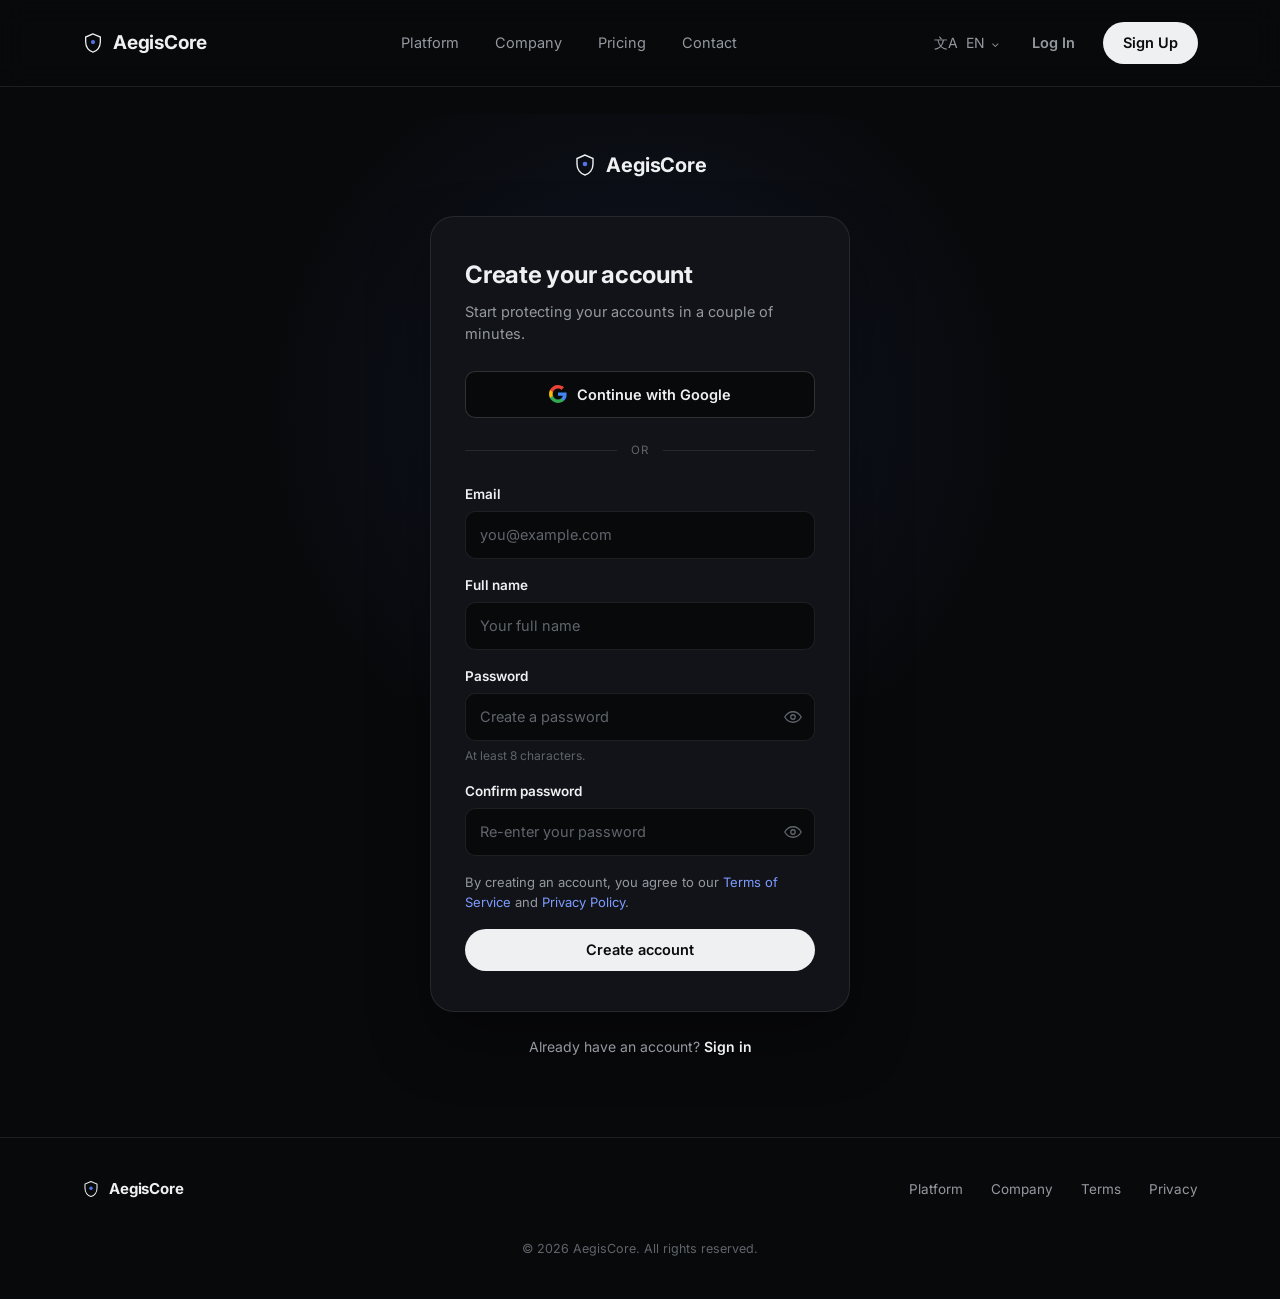
<file: signup.html>
<!DOCTYPE html>
<html lang="en">
<head>
<meta charset="UTF-8">
<meta name="viewport" content="width=device-width, initial-scale=1.0">
<title>Sign Up — AegisCore</title>
<meta name="description" content="Create your AegisCore account.">
<link rel="preconnect" href="https://fonts.googleapis.com">
<link rel="preconnect" href="https://fonts.gstatic.com" crossorigin>
<link href="https://fonts.googleapis.com/css2?family=Inter:wght@400;500;600;700;800&family=IBM+Plex+Mono:wght@400;500&display=swap" rel="stylesheet">
<style>
  :root{
    --bg:#08090b;
    --bg-alt:#0f1114;
    --bg-card:#111318;
    --border:rgba(255,255,255,0.09);
    --border-strong:rgba(255,255,255,0.16);
    --text:#eef0f2;
    --text-muted:#94999f;
    --text-faint:#5f656b;
    --accent:#5b7fff;
    --accent-bright:#7d9bff;
    --accent-soft:rgba(91,127,255,0.14);
    --green:#3ecf8e;
    --red:#e5484d;
    --font-body:'Inter',-apple-system,BlinkMacSystemFont,'Segoe UI',sans-serif;
    --font-mono:'IBM Plex Mono',ui-monospace,SFMono-Regular,Menlo,monospace;
    --max-w:1180px;
    --radius-sm:10px;
    --radius-md:16px;
    --radius-lg:24px;
  }

  *,*::before,*::after{box-sizing:border-box;margin:0;padding:0;}
  html{scroll-behavior:smooth;}
  @media (prefers-reduced-motion: reduce){
    html{scroll-behavior:auto;}
    *,*::before,*::after{animation-duration:0.01ms !important;animation-iteration-count:1 !important;transition-duration:0.01ms !important;scroll-behavior:auto !important;}
  }

  body{
    background:var(--bg);
    color:var(--text);
    font-family:var(--font-body);
    line-height:1.5;
    -webkit-font-smoothing:antialiased;
    overflow-x:hidden;
    min-height:100vh;
    display:flex;
    flex-direction:column;
  }

  img,svg{display:block;max-width:100%;}
  a{color:inherit;text-decoration:none;}
  ul{list-style:none;}
  button{font:inherit;color:inherit;background:none;border:none;cursor:pointer;}
  input{font:inherit;color:inherit;}

  :focus-visible{
    outline:2px solid var(--accent-bright);
    outline-offset:3px;
    border-radius:4px;
  }

  .wrap{ max-width:var(--max-w); margin:0 auto; padding:0 32px; }
  @media (max-width:600px){ .wrap{ padding:0 20px; } }

  .skip-link{
    position:absolute; left:16px; top:-60px;
    background:var(--text); color:var(--bg);
    padding:10px 16px; border-radius:8px;
    font-weight:600; font-size:14px; z-index:1000;
    transition:top .2s ease;
  }
  .skip-link:focus{ top:16px; }

  /* ---------- Header (shared) ---------- */
  header.site-header{
    position:fixed; top:0; left:0; right:0; z-index:500;
    padding:22px 0;
    background:rgba(8,9,11,0.78);
    backdrop-filter:blur(14px) saturate(140%);
    -webkit-backdrop-filter:blur(14px) saturate(140%);
    border-bottom:1px solid var(--border);
  }
  .header-inner{ display:flex; align-items:center; justify-content:space-between; gap:24px; }
  .wordmark{
    font-weight:700; font-size:19px; letter-spacing:-0.01em;
    display:flex; align-items:center; gap:9px; flex-shrink:0;
  }
  .wordmark .mark{ width:22px;height:22px; }
  .wordmark .mark path{ fill:none; stroke:var(--text); stroke-width:1.4; }
  .wordmark .mark .fill-glow{ fill:var(--accent); opacity:.9; stroke:none; }

  nav.primary-nav{ display:flex; gap:36px; }
  nav.primary-nav a{ font-size:14.5px; color:var(--text-muted); transition:color .2s ease; }
  nav.primary-nav a:hover, nav.primary-nav a:focus-visible{ color:var(--text); }

  .header-right{ display:flex; align-items:center; gap:22px; flex-shrink:0; }

  .lang-select{ position:relative; }
  .lang-btn{ display:flex; align-items:center; gap:6px; font-size:14px; color:var(--text-muted); padding:6px 4px; }
  .lang-btn:hover{ color:var(--text); }
  .lang-btn .chev{ display:inline-block; transition:transform .2s ease; font-size:11px; }
  .lang-btn[aria-expanded="true"] .chev{ transform:rotate(180deg); }
  .lang-menu{
    position:absolute; top:calc(100% + 12px); right:0;
    background:var(--bg-card); border:1px solid var(--border); border-radius:var(--radius-sm);
    min-width:140px; padding:6px; box-shadow:0 20px 40px rgba(0,0,0,0.45);
    opacity:0; visibility:hidden; transform:translateY(-6px);
    transition:opacity .18s ease, transform .18s ease, visibility .18s;
  }
  .lang-select.open .lang-menu{ opacity:1; visibility:visible; transform:translateY(0); }
  .lang-menu button{ display:block; width:100%; text-align:left; padding:8px 10px; font-size:13.5px; border-radius:6px; color:var(--text-muted); }
  .lang-menu button:hover{ background:rgba(255,255,255,0.05); color:var(--text); }

  .btn{
    display:inline-flex; align-items:center; justify-content:center; gap:8px;
    padding:10px 20px; border-radius:999px; font-size:14.5px; font-weight:600; white-space:nowrap;
    transition:transform .18s ease, background .2s ease, border-color .2s ease, box-shadow .2s ease, color .2s ease;
    cursor:pointer;
  }
  .btn-ghost{ color:var(--text-muted); padding-left:6px; padding-right:6px; }
  .btn-ghost:hover{ color:var(--text); }
  .btn-solid{ background:var(--text); color:#0a0b0d; }
  .btn-solid:hover{ transform:translateY(-1px); box-shadow:0 8px 22px rgba(255,255,255,0.12); }
  .btn-solid:disabled{ opacity:.5; cursor:not-allowed; transform:none; box-shadow:none; }
  .btn-outline{ border:1px solid var(--border-strong); color:var(--text); }
  .btn-outline:hover{ border-color:var(--accent-bright); background:var(--accent-soft); transform:translateY(-1px); }

  .menu-toggle{ display:none; width:38px;height:38px; align-items:center; justify-content:center; border-radius:8px; }
  .menu-toggle .bars{ position:relative; width:18px;height:12px; }
  .menu-toggle .bars span{ position:absolute; left:0; right:0; height:1.5px; background:var(--text); transition:transform .25s ease, opacity .25s ease, top .25s ease; }
  .menu-toggle .bars span:nth-child(1){ top:0; }
  .menu-toggle .bars span:nth-child(2){ top:5px; }
  .menu-toggle .bars span:nth-child(3){ top:10px; }
  .menu-toggle[aria-expanded="true"] .bars span:nth-child(1){ top:5px; transform:rotate(45deg); }
  .menu-toggle[aria-expanded="true"] .bars span:nth-child(2){ opacity:0; }
  .menu-toggle[aria-expanded="true"] .bars span:nth-child(3){ top:5px; transform:rotate(-45deg); }

  .mobile-panel{
    position:fixed; inset:0; top:0; background:var(--bg); z-index:490;
    padding:100px 32px 40px; display:flex; flex-direction:column; gap:8px;
    transform:translateY(-8px); opacity:0; visibility:hidden;
    transition:opacity .25s ease, transform .25s ease, visibility .25s;
  }
  .mobile-panel.open{ opacity:1; visibility:visible; transform:translateY(0); }
  .mobile-panel a{ font-size:26px; font-weight:600; padding:14px 0; border-bottom:1px solid var(--border); color:var(--text); }
  .mobile-panel .mobile-actions{ margin-top:28px; display:flex; flex-direction:column; gap:12px; }
  .mobile-panel .mobile-actions .btn{ width:100%; }

  @media (max-width:860px){
    nav.primary-nav{ display:none; }
    .header-right .lang-select, .header-right .btn-ghost{ display:none; }
    .menu-toggle{ display:flex; }
  }
  @media (min-width:861px){ .mobile-panel{ display:none; } }
  @media (max-width:520px){ .header-right .btn-solid{ padding:9px 16px; font-size:13.5px; } }

  /* ---------- Sign up ---------- */
  main{
    flex:1;
    display:flex;
    align-items:center;
    justify-content:center;
    padding:150px 20px 80px;
    position:relative;
  }
  main::before{
    content:"";
    position:absolute;
    top:10%; left:50%;
    width:900px; height:600px;
    transform:translateX(-50%);
    background:radial-gradient(circle at center, rgba(91,127,255,0.12), transparent 70%);
    pointer-events:none;
  }
  .signup-wrap{
    position:relative;
    z-index:1;
    width:100%;
    max-width:420px;
    display:flex;
    flex-direction:column;
    align-items:center;
  }
  .signup-logo{
    display:flex;
    align-items:center;
    gap:9px;
    font-weight:700;
    font-size:20px;
    letter-spacing:-0.01em;
    margin-bottom:36px;
  }
  .signup-logo .mark{ width:24px;height:24px; }
  .signup-logo .mark path{ fill:none; stroke:var(--text); stroke-width:1.4; }
  .signup-logo .mark .fill-glow{ fill:var(--accent); opacity:.9; stroke:none; }

  .signup-card{
    width:100%;
    background:var(--bg-card);
    border:1px solid var(--border);
    border-radius:var(--radius-lg);
    padding:40px 34px;
    box-shadow:0 30px 60px rgba(0,0,0,0.35);
  }
  .signup-card h1{
    font-size:24px;
    font-weight:700;
    letter-spacing:-0.01em;
    margin-bottom:8px;
  }
  .signup-card > p{
    color:var(--text-muted);
    font-size:14.5px;
    margin-bottom:26px;
  }

  .google-btn{
    width:100%;
    display:flex;
    align-items:center;
    justify-content:center;
    gap:10px;
    padding:12px 18px;
    border:1px solid var(--border-strong);
    border-radius:var(--radius-sm);
    background:var(--bg);
    font-size:14.5px;
    font-weight:600;
    color:var(--text);
    transition:background .2s ease, border-color .2s ease, transform .18s ease;
  }
  .google-btn:hover{ background:rgba(255,255,255,0.04); border-color:var(--text-muted); transform:translateY(-1px); }
  .google-btn svg{ width:18px;height:18px; flex-shrink:0; }

  .divider{
    display:flex;
    align-items:center;
    gap:14px;
    margin:24px 0;
    font-size:11.5px;
    letter-spacing:0.06em;
    color:var(--text-faint);
  }
  .divider::before, .divider::after{
    content:"";
    flex:1;
    height:1px;
    background:var(--border);
  }

  form{ display:flex; flex-direction:column; gap:16px; }
  .field label{
    display:block;
    font-size:13.5px;
    font-weight:600;
    margin-bottom:7px;
  }
  .field .input-wrap{ position:relative; }
  .field input{
    width:100%;
    background:var(--bg);
    border:1px solid var(--border);
    border-radius:var(--radius-sm);
    padding:12px 14px;
    font-size:14.5px;
    color:var(--text);
    transition:border-color .2s ease, background .2s ease;
  }
  .field input::placeholder{ color:var(--text-faint); }
  .field input:focus{
    outline:none;
    border-color:var(--accent-bright);
    background:#14161c;
  }
  .field input.pw-input{ padding-right:44px; }
  .pw-toggle{
    position:absolute;
    right:6px; top:50%;
    transform:translateY(-50%);
    width:32px; height:32px;
    display:flex; align-items:center; justify-content:center;
    border-radius:7px;
    color:var(--text-faint);
  }
  .pw-toggle:hover{ color:var(--text-muted); }
  .pw-toggle svg{ width:18px;height:18px; stroke:currentColor; fill:none; stroke-width:1.7; }
  .pw-toggle .eye-off{ display:none; }
  .pw-toggle.showing .eye{ display:none; }
  .pw-toggle.showing .eye-off{ display:block; }

  .field-hint{
    font-size:12px;
    color:var(--text-faint);
    margin-top:6px;
  }
  .field-hint.error{ color:var(--red); }

  .legal-note{
    font-size:13px;
    color:var(--text-muted);
    line-height:1.6;
  }
  .legal-note a{ color:var(--accent-bright); }
  .legal-note a:hover{ text-decoration:underline; }

  .form-status{
    font-size:13.5px;
    padding:11px 13px;
    border-radius:var(--radius-sm);
    display:none;
  }
  .form-status.show{ display:block; }
  .form-status.success{ background:rgba(62,207,142,0.1); color:var(--green); border:1px solid rgba(62,207,142,0.25); }
  .form-status.error{ background:rgba(229,72,77,0.1); color:var(--red); border:1px solid rgba(229,72,77,0.25); }

  .signin-note{
    text-align:center;
    font-size:14px;
    color:var(--text-muted);
    margin-top:24px;
  }
  .signin-note a{ color:var(--text); font-weight:600; }
  .signin-note a:hover{ text-decoration:underline; }

  /* ---------- Footer (shared, minimal) ---------- */
  footer{ padding:40px 0; border-top:1px solid var(--border); }
  .footer-mini{
    display:flex;
    align-items:center;
    justify-content:space-between;
    gap:20px;
    flex-wrap:wrap;
  }
  .footer-mini .wordmark{ font-size:15px; }
  .footer-mini .mark{ width:18px;height:18px; }
  .footer-mini nav{ display:flex; gap:28px; flex-wrap:wrap; }
  .footer-mini nav a{ font-size:13.5px; color:var(--text-muted); }
  .footer-mini nav a:hover{ color:var(--text); }
  .footer-mini p{ font-size:12.5px; color:var(--text-faint); width:100%; text-align:center; margin-top:20px; }
</style>
</head>
<body>

<a href="#main" class="skip-link">Skip to content</a>

<!-- ================= HEADER ================= -->
<header class="site-header" id="siteHeader">
  <div class="wrap header-inner">
    <a href="index.html" class="wordmark" aria-label="AegisCore home">
      <svg class="mark" viewBox="0 0 24 24" aria-hidden="true">
        <path d="M12 2L4 5.5V11c0 5.4 3.4 9.9 8 11 4.6-1.1 8-5.6 8-11V5.5L12 2z"/>
        <circle class="fill-glow" cx="12" cy="11" r="2.3"/>
      </svg>
      AegisCore
    </a>

    <nav class="primary-nav" aria-label="Primary">
      <a href="index.html#platform">Platform</a>
      <a href="index.html#company">Company</a>
      <a href="pricing.html">Pricing</a>
      <a href="contact.html">Contact</a>
    </nav>

    <div class="header-right">
      <div class="lang-select" id="langSelect">
        <button class="lang-btn" id="langBtn" aria-haspopup="true" aria-expanded="false">
          文A&nbsp;&nbsp;EN <span class="chev">⌄</span>
        </button>
        <div class="lang-menu" role="menu" aria-label="Language">
          <button role="menuitem">English</button>
          <button role="menuitem">中文</button>
          <button role="menuitem">日本語</button>
          <button role="menuitem">Español</button>
        </div>
      </div>
      <a href="index.html#login" class="btn btn-ghost">Log In</a>
      <a href="signup.html" class="btn btn-solid">Sign Up</a>

      <button class="menu-toggle" id="menuToggle" aria-expanded="false" aria-controls="mobilePanel" aria-label="Open menu">
        <span class="bars"><span></span><span></span><span></span></span>
      </button>
    </div>
  </div>
</header>

<nav class="mobile-panel" id="mobilePanel" aria-label="Mobile">
  <a href="index.html#platform">Platform</a>
  <a href="index.html#company">Company</a>
  <a href="pricing.html">Pricing</a>
  <a href="contact.html">Contact</a>
  <div class="mobile-actions">
    <a href="index.html#login" class="btn btn-outline">Log In</a>
    <a href="signup.html" class="btn btn-solid">Sign Up</a>
  </div>
</nav>

<main id="main">
  <div class="signup-wrap">
    <a href="index.html" class="signup-logo" aria-label="AegisCore home">
      <svg class="mark" viewBox="0 0 24 24" aria-hidden="true">
        <path d="M12 2L4 5.5V11c0 5.4 3.4 9.9 8 11 4.6-1.1 8-5.6 8-11V5.5L12 2z"/>
        <circle class="fill-glow" cx="12" cy="11" r="2.3"/>
      </svg>
      AegisCore
    </a>

    <div class="signup-card">
      <h1>Create your account</h1>
      <p>Start protecting your accounts in a couple of minutes.</p>

      <button type="button" class="google-btn" id="googleBtn">
        <svg viewBox="0 0 24 24"><path fill="#4285F4" d="M23.5 12.3c0-.85-.08-1.66-.22-2.45H12v4.63h6.46c-.28 1.5-1.13 2.77-2.4 3.62v3h3.87c2.27-2.09 3.57-5.17 3.57-8.8z"/><path fill="#34A853" d="M12 24c3.24 0 5.95-1.07 7.93-2.9l-3.87-3c-1.08.72-2.45 1.15-4.06 1.15-3.13 0-5.78-2.11-6.73-4.95H1.27v3.1C3.24 21.3 7.28 24 12 24z"/><path fill="#FBBC05" d="M5.27 14.3c-.24-.72-.38-1.49-.38-2.3s.14-1.58.38-2.3V6.6H1.27A11.98 11.98 0 000 12c0 1.93.46 3.76 1.27 5.4l4-3.1z"/><path fill="#EA4335" d="M12 4.75c1.77 0 3.35.61 4.6 1.8l3.42-3.42C17.94 1.19 15.24 0 12 0 7.28 0 3.24 2.7 1.27 6.6l4 3.1c.95-2.84 3.6-4.95 6.73-4.95z"/></svg>
        Continue with Google
      </button>

      <div class="divider">OR</div>

      <form id="signupForm" novalidate>
        <div class="field">
          <label for="su-email">Email</label>
          <input type="email" id="su-email" name="email" placeholder="you@example.com" required>
        </div>

        <div class="field">
          <label for="su-name">Full name</label>
          <input type="text" id="su-name" name="name" placeholder="Your full name" required>
        </div>

        <div class="field">
          <label for="su-password">Password</label>
          <div class="input-wrap">
            <input type="password" id="su-password" name="password" class="pw-input" placeholder="Create a password" minlength="8" required>
            <button type="button" class="pw-toggle" data-target="su-password" aria-label="Show password">
              <svg class="eye" viewBox="0 0 24 24"><path d="M1 12s4-7 11-7 11 7 11 7-4 7-11 7-11-7-11-7z"/><circle cx="12" cy="12" r="3"/></svg>
              <svg class="eye-off" viewBox="0 0 24 24"><path d="M17.9 17.9A10.94 10.94 0 0112 19c-7 0-11-7-11-7a20.6 20.6 0 015.06-5.94M9.9 4.24A10.6 10.6 0 0112 4c7 0 11 7 11 7a20.6 20.6 0 01-2.68 3.68M14.12 14.12a3 3 0 11-4.24-4.24"/><line x1="1" y1="1" x2="23" y2="23"/></svg>
            </button>
          </div>
          <p class="field-hint">At least 8 characters.</p>
        </div>

        <div class="field">
          <label for="su-confirm">Confirm password</label>
          <div class="input-wrap">
            <input type="password" id="su-confirm" name="confirm" class="pw-input" placeholder="Re-enter your password" required>
            <button type="button" class="pw-toggle" data-target="su-confirm" aria-label="Show password">
              <svg class="eye" viewBox="0 0 24 24"><path d="M1 12s4-7 11-7 11 7 11 7-4 7-11 7-11-7-11-7z"/><circle cx="12" cy="12" r="3"/></svg>
              <svg class="eye-off" viewBox="0 0 24 24"><path d="M17.9 17.9A10.94 10.94 0 0112 19c-7 0-11-7-11-7a20.6 20.6 0 015.06-5.94M9.9 4.24A10.6 10.6 0 0112 4c7 0 11 7 11 7a20.6 20.6 0 01-2.68 3.68M14.12 14.12a3 3 0 11-4.24-4.24"/><line x1="1" y1="1" x2="23" y2="23"/></svg>
            </button>
          </div>
        </div>

        <p class="legal-note">By creating an account, you agree to our <a href="terms.html">Terms of Service</a> and <a href="privacy.html">Privacy Policy</a>.</p>

        <div id="formStatus" class="form-status" role="status" aria-live="polite"></div>

        <button type="submit" class="btn btn-solid" id="submitBtn" style="width:100%;">Create account</button>
      </form>
    </div>

    <p class="signin-note">Already have an account? <a href="index.html#login">Sign in</a></p>
  </div>
</main>

<!-- ================= FOOTER ================= -->
<footer>
  <div class="wrap footer-mini">
    <a href="index.html" class="wordmark" aria-label="AegisCore home">
      <svg class="mark" viewBox="0 0 24 24" aria-hidden="true">
        <path d="M12 2L4 5.5V11c0 5.4 3.4 9.9 8 11 4.6-1.1 8-5.6 8-11V5.5L12 2z"/>
        <circle class="fill-glow" cx="12" cy="11" r="2.3"/>
      </svg>
      AegisCore
    </a>
    <nav aria-label="Footer">
      <a href="index.html#platform">Platform</a>
      <a href="index.html#company">Company</a>
      <a href="terms.html">Terms</a>
      <a href="privacy.html">Privacy</a>
    </nav>
    <p>© 2026 AegisCore. All rights reserved.</p>
  </div>
</footer>

<script>
(function(){
  "use strict";

  /* Mobile menu */
  var menuToggle = document.getElementById('menuToggle');
  var mobilePanel = document.getElementById('mobilePanel');
  menuToggle.addEventListener('click', function(){
    var open = menuToggle.getAttribute('aria-expanded') === 'true';
    menuToggle.setAttribute('aria-expanded', String(!open));
    mobilePanel.classList.toggle('open', !open);
    document.body.style.overflow = !open ? 'hidden' : '';
  });
  mobilePanel.querySelectorAll('a').forEach(function(a){
    a.addEventListener('click', function(){
      menuToggle.setAttribute('aria-expanded','false');
      mobilePanel.classList.remove('open');
      document.body.style.overflow = '';
    });
  });

  /* Language dropdown */
  var langSelect = document.getElementById('langSelect');
  var langBtn = document.getElementById('langBtn');
  langBtn.addEventListener('click', function(e){
    e.stopPropagation();
    var open = langSelect.classList.toggle('open');
    langBtn.setAttribute('aria-expanded', String(open));
  });
  document.addEventListener('click', function(e){
    if(!langSelect.contains(e.target)){
      langSelect.classList.remove('open');
      langBtn.setAttribute('aria-expanded','false');
    }
  });
  document.addEventListener('keydown', function(e){
    if(e.key === 'Escape'){
      langSelect.classList.remove('open');
      langBtn.setAttribute('aria-expanded','false');
    }
  });

  /* Password show/hide toggles */
  document.querySelectorAll('.pw-toggle').forEach(function(btn){
    btn.addEventListener('click', function(){
      var input = document.getElementById(btn.getAttribute('data-target'));
      var showing = btn.classList.toggle('showing');
      input.type = showing ? 'text' : 'password';
      btn.setAttribute('aria-label', showing ? 'Hide password' : 'Show password');
    });
  });

  /* Google button placeholder */
  document.getElementById('googleBtn').addEventListener('click', function(){
    showStatus('error', 'Google sign-up isn\'t connected yet — please use the form below.');
  });

  /* Form validation + submit */
  var form = document.getElementById('signupForm');
  var status = document.getElementById('formStatus');

  function showStatus(kind, message){
    status.textContent = message;
    status.className = 'form-status show ' + kind;
  }

  form.addEventListener('submit', function(e){
    e.preventDefault();

    var email = document.getElementById('su-email').value.trim();
    var name = document.getElementById('su-name').value.trim();
    var password = document.getElementById('su-password').value;
    var confirm = document.getElementById('su-confirm').value;
    var emailPattern = /^[^\s@]+@[^\s@]+\.[^\s@]+$/;

    if(!email || !name || !password || !confirm){
      showStatus('error', 'Please fill in every field to continue.');
      return;
    }
    if(!emailPattern.test(email)){
      showStatus('error', 'Please enter a valid email address.');
      return;
    }
    if(password.length < 8){
      showStatus('error', 'Your password must be at least 8 characters.');
      return;
    }
    if(password !== confirm){
      showStatus('error', 'Passwords do not match.');
      return;
    }

    showStatus('success', 'Account details look good. Connect a backend to finish creating real accounts.');
  });
})();
</script>

</body>
</html>
</file>
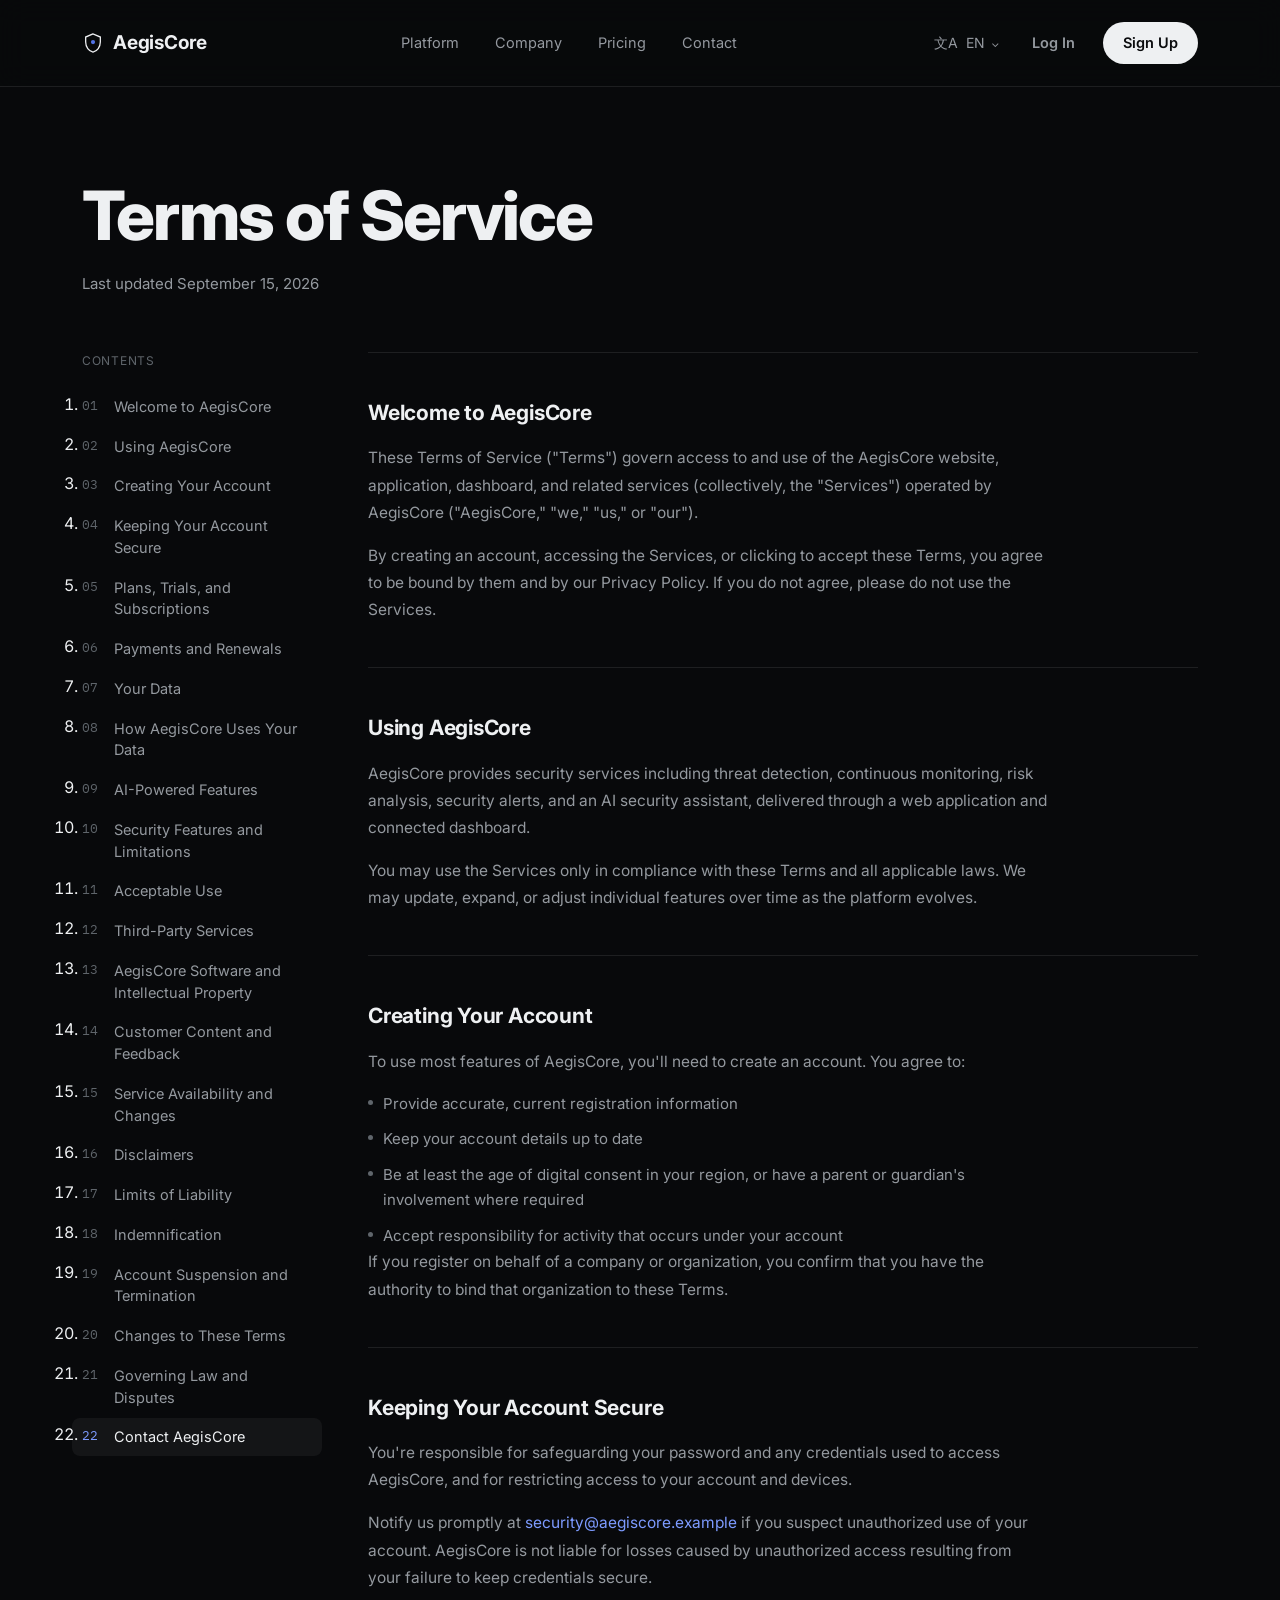
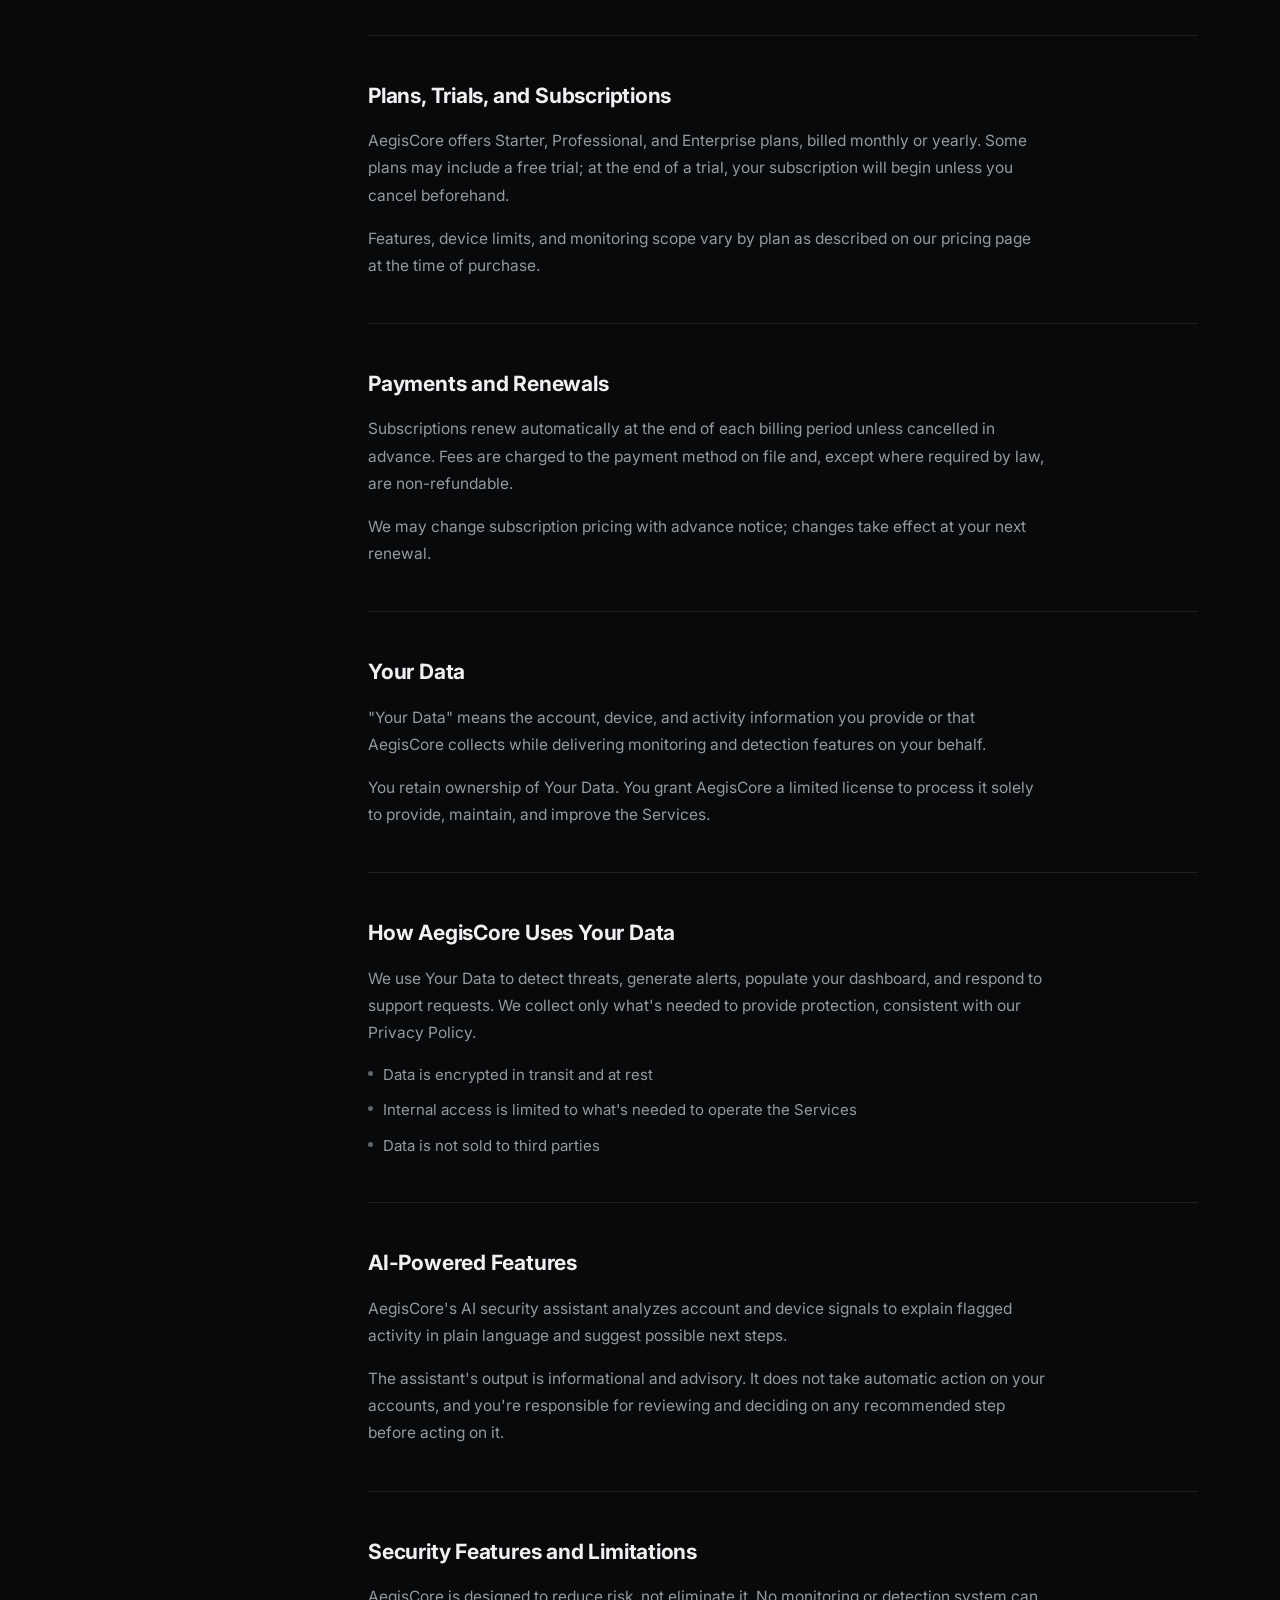
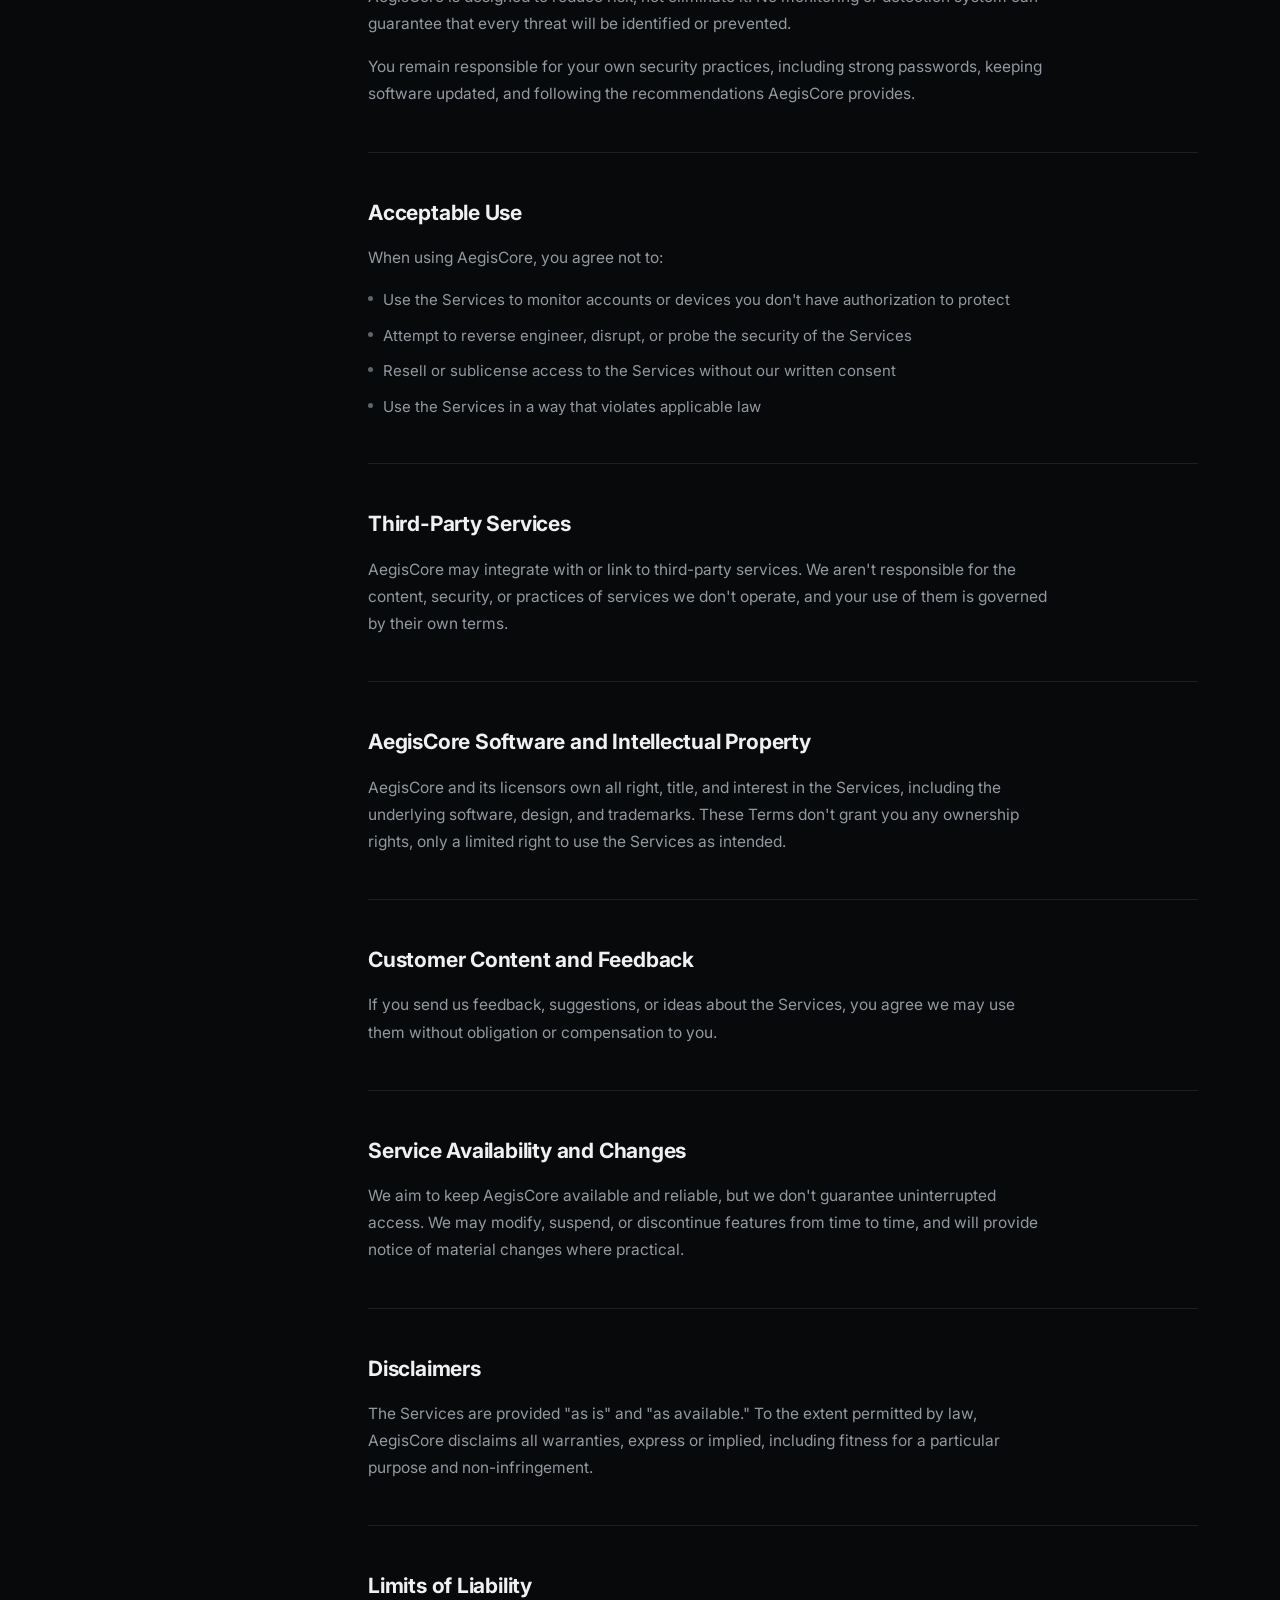
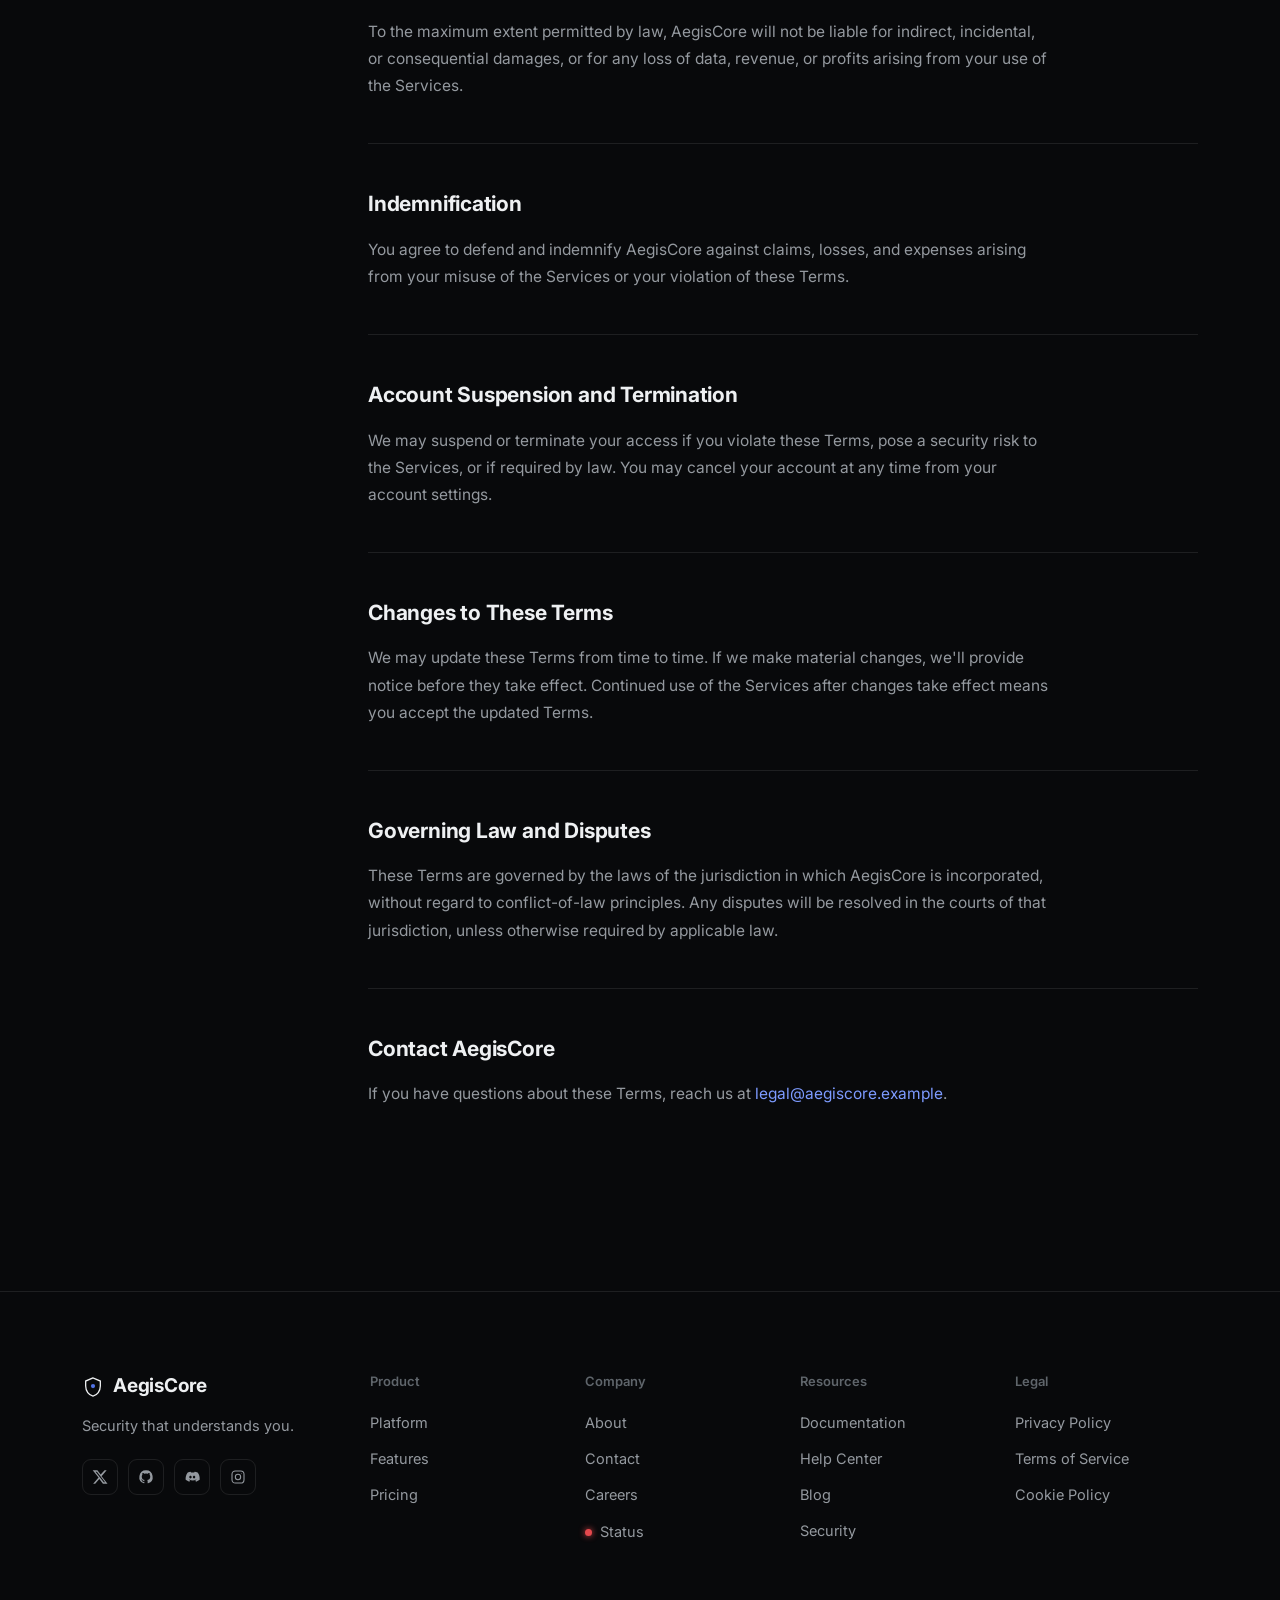
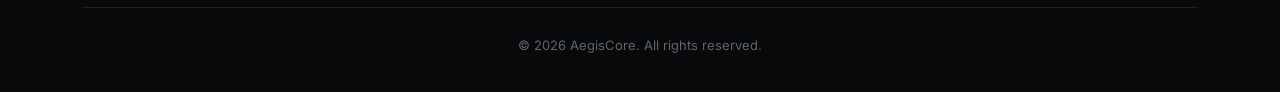
<file: terms.html>
<!DOCTYPE html>
<html lang="en">
<head>
<meta charset="UTF-8">
<meta name="viewport" content="width=device-width, initial-scale=1.0">
<title>Terms of Service — AegisCore</title>
<meta name="description" content="The terms that govern access to and use of AegisCore's website, application, and security services.">
<link rel="preconnect" href="https://fonts.googleapis.com">
<link rel="preconnect" href="https://fonts.gstatic.com" crossorigin>
<link href="https://fonts.googleapis.com/css2?family=Inter:wght@400;500;600;700;800&family=IBM+Plex+Mono:wght@400;500&display=swap" rel="stylesheet">
<style>
  :root{
    --bg:#08090b;
    --bg-alt:#0f1114;
    --bg-card:#111318;
    --border:rgba(255,255,255,0.09);
    --border-strong:rgba(255,255,255,0.16);
    --text:#eef0f2;
    --text-muted:#94999f;
    --text-faint:#5f656b;
    --accent:#5b7fff;
    --accent-bright:#7d9bff;
    --accent-soft:rgba(91,127,255,0.14);
    --green:#3ecf8e;
    --red:#e5484d;
    --amber:#e0a53e;
    --font-body:'Inter',-apple-system,BlinkMacSystemFont,'Segoe UI',sans-serif;
    --font-mono:'IBM Plex Mono',ui-monospace,SFMono-Regular,Menlo,monospace;
    --max-w:1180px;
    --radius-sm:10px;
    --radius-md:16px;
    --radius-lg:24px;
  }

  *,*::before,*::after{box-sizing:border-box;margin:0;padding:0;}
  html{scroll-behavior:smooth;}
  @media (prefers-reduced-motion: reduce){
    html{scroll-behavior:auto;}
    *,*::before,*::after{animation-duration:0.01ms !important;animation-iteration-count:1 !important;transition-duration:0.01ms !important;scroll-behavior:auto !important;}
  }

  body{
    background:var(--bg);
    color:var(--text);
    font-family:var(--font-body);
    line-height:1.5;
    -webkit-font-smoothing:antialiased;
    overflow-x:hidden;
  }

  img,svg{display:block;max-width:100%;}
  a{color:inherit;text-decoration:none;}
  ul{list-style:none;}
  button{font:inherit;color:inherit;background:none;border:none;cursor:pointer;}

  :focus-visible{
    outline:2px solid var(--accent-bright);
    outline-offset:3px;
    border-radius:4px;
  }

  .wrap{ max-width:var(--max-w); margin:0 auto; padding:0 32px; }
  @media (max-width:600px){ .wrap{ padding:0 20px; } }

  .skip-link{
    position:absolute; left:16px; top:-60px;
    background:var(--text); color:var(--bg);
    padding:10px 16px; border-radius:8px;
    font-weight:600; font-size:14px; z-index:1000;
    transition:top .2s ease;
  }
  .skip-link:focus{ top:16px; }

  /* ---------- Header (shared) ---------- */
  header.site-header{
    position:fixed; top:0; left:0; right:0; z-index:500;
    padding:22px 0;
    background:rgba(8,9,11,0.78);
    backdrop-filter:blur(14px) saturate(140%);
    -webkit-backdrop-filter:blur(14px) saturate(140%);
    border-bottom:1px solid var(--border);
  }
  .header-inner{ display:flex; align-items:center; justify-content:space-between; gap:24px; }
  .wordmark{
    font-weight:700; font-size:19px; letter-spacing:-0.01em;
    display:flex; align-items:center; gap:9px; flex-shrink:0;
  }
  .wordmark .mark{ width:22px;height:22px; }
  .wordmark .mark path{ fill:none; stroke:var(--text); stroke-width:1.4; }
  .wordmark .mark .fill-glow{ fill:var(--accent); opacity:.9; stroke:none; }

  nav.primary-nav{ display:flex; gap:36px; }
  nav.primary-nav a{ font-size:14.5px; color:var(--text-muted); transition:color .2s ease; }
  nav.primary-nav a:hover, nav.primary-nav a:focus-visible{ color:var(--text); }

  .header-right{ display:flex; align-items:center; gap:22px; flex-shrink:0; }

  .lang-select{ position:relative; }
  .lang-btn{ display:flex; align-items:center; gap:6px; font-size:14px; color:var(--text-muted); padding:6px 4px; }
  .lang-btn:hover{ color:var(--text); }
  .lang-btn .chev{ display:inline-block; transition:transform .2s ease; font-size:11px; }
  .lang-btn[aria-expanded="true"] .chev{ transform:rotate(180deg); }
  .lang-menu{
    position:absolute; top:calc(100% + 12px); right:0;
    background:var(--bg-card); border:1px solid var(--border); border-radius:var(--radius-sm);
    min-width:140px; padding:6px; box-shadow:0 20px 40px rgba(0,0,0,0.45);
    opacity:0; visibility:hidden; transform:translateY(-6px);
    transition:opacity .18s ease, transform .18s ease, visibility .18s;
  }
  .lang-select.open .lang-menu{ opacity:1; visibility:visible; transform:translateY(0); }
  .lang-menu button{ display:block; width:100%; text-align:left; padding:8px 10px; font-size:13.5px; border-radius:6px; color:var(--text-muted); }
  .lang-menu button:hover{ background:rgba(255,255,255,0.05); color:var(--text); }

  .btn{
    display:inline-flex; align-items:center; justify-content:center; gap:8px;
    padding:10px 20px; border-radius:999px; font-size:14.5px; font-weight:600; white-space:nowrap;
    transition:transform .18s ease, background .2s ease, border-color .2s ease, box-shadow .2s ease, color .2s ease;
  }
  .btn-ghost{ color:var(--text-muted); padding-left:6px; padding-right:6px; }
  .btn-ghost:hover{ color:var(--text); }
  .btn-solid{ background:var(--text); color:#0a0b0d; }
  .btn-solid:hover{ transform:translateY(-1px); box-shadow:0 8px 22px rgba(255,255,255,0.12); }
  .btn-outline{ border:1px solid var(--border-strong); color:var(--text); }
  .btn-outline:hover{ border-color:var(--accent-bright); background:var(--accent-soft); transform:translateY(-1px); }

  .menu-toggle{ display:none; width:38px;height:38px; align-items:center; justify-content:center; border-radius:8px; }
  .menu-toggle .bars{ position:relative; width:18px;height:12px; }
  .menu-toggle .bars span{ position:absolute; left:0; right:0; height:1.5px; background:var(--text); transition:transform .25s ease, opacity .25s ease, top .25s ease; }
  .menu-toggle .bars span:nth-child(1){ top:0; }
  .menu-toggle .bars span:nth-child(2){ top:5px; }
  .menu-toggle .bars span:nth-child(3){ top:10px; }
  .menu-toggle[aria-expanded="true"] .bars span:nth-child(1){ top:5px; transform:rotate(45deg); }
  .menu-toggle[aria-expanded="true"] .bars span:nth-child(2){ opacity:0; }
  .menu-toggle[aria-expanded="true"] .bars span:nth-child(3){ top:5px; transform:rotate(-45deg); }

  .mobile-panel{
    position:fixed; inset:0; top:0; background:var(--bg); z-index:490;
    padding:100px 32px 40px; display:flex; flex-direction:column; gap:8px;
    transform:translateY(-8px); opacity:0; visibility:hidden;
    transition:opacity .25s ease, transform .25s ease, visibility .25s;
  }
  .mobile-panel.open{ opacity:1; visibility:visible; transform:translateY(0); }
  .mobile-panel a{ font-size:26px; font-weight:600; padding:14px 0; border-bottom:1px solid var(--border); color:var(--text); }
  .mobile-panel .mobile-actions{ margin-top:28px; display:flex; flex-direction:column; gap:12px; }
  .mobile-panel .mobile-actions .btn{ width:100%; }

  @media (max-width:860px){
    nav.primary-nav{ display:none; }
    .header-right .lang-select, .header-right .btn-ghost{ display:none; }
    .menu-toggle{ display:flex; }
  }
  @media (min-width:861px){ .mobile-panel{ display:none; } }
  @media (max-width:520px){ .header-right .btn-solid{ padding:9px 16px; font-size:13.5px; } }

  /* ---------- Page hero ---------- */
  .legal-hero{
    padding:180px 0 56px;
  }
  .legal-hero h1{
    font-size:clamp(40px,7vw,68px);
    font-weight:800;
    letter-spacing:-0.03em;
    line-height:1.05;
  }
  .legal-hero .updated{
    margin-top:22px;
    color:var(--text-muted);
    font-size:15px;
  }

  /* ---------- Layout ---------- */
  .legal-body{
    padding-bottom:140px;
  }
  .legal-grid{
    display:grid;
    grid-template-columns:230px 1fr;
    gap:56px;
    align-items:start;
  }
  @media (max-width:640px){
    .legal-grid{ grid-template-columns:1fr; }
  }

  .toc{
    position:sticky;
    top:110px;
  }
  .toc-label{
    font-size:12px;
    letter-spacing:0.06em;
    color:var(--text-faint);
    margin-bottom:18px;
  }
  .toc ol{
    display:flex;
    flex-direction:column;
    gap:2px;
    counter-reset:toc;
  }
  .toc a{
    display:flex;
    gap:12px;
    padding:8px 10px;
    margin:0 -10px;
    border-radius:8px;
    font-size:14.5px;
    color:var(--text-muted);
    transition:color .18s ease, background .18s ease;
  }
  .toc a:hover{ color:var(--text); background:rgba(255,255,255,0.03); }
  .toc a.active{ color:var(--text); background:rgba(255,255,255,0.05); }
  .toc a .n{
    font-family:var(--font-mono);
    font-size:13px;
    color:var(--text-faint);
    flex-shrink:0;
    width:20px;
  }
  .toc a.active .n{ color:var(--accent-bright); }

  @media (max-width:640px){
    .toc{ position:static; margin-bottom:8px; }
    .toc ol{
      display:grid;
      grid-template-columns:1fr 1fr;
      gap:2px 12px;
    }
  }
  @media (max-width:420px){
    .toc ol{ grid-template-columns:1fr; }
  }

  .legal-sections article{
    padding:44px 0;
    border-top:1px solid var(--border);
  }
  .legal-sections article:first-child{ border-top:1px solid var(--border); }
  .legal-sections h2{
    font-size:21px;
    font-weight:700;
    letter-spacing:-0.01em;
    margin-bottom:16px;
    scroll-margin-top:110px;
  }
  .legal-sections p{
    color:var(--text-muted);
    font-size:15.5px;
    line-height:1.75;
    max-width:680px;
  }
  .legal-sections p + p{ margin-top:16px; }
  .legal-sections ul{
    margin-top:16px;
    display:flex;
    flex-direction:column;
    gap:10px;
    max-width:680px;
  }
  .legal-sections li{
    display:flex;
    gap:10px;
    color:var(--text-muted);
    font-size:15px;
    line-height:1.7;
  }
  .legal-sections li::before{
    content:"";
    width:5px;height:5px;
    border-radius:50%;
    background:var(--text-faint);
    margin-top:9px;
    flex-shrink:0;
  }
  .legal-sections strong{ color:var(--text); font-weight:600; }
  .legal-sections a.inline-link{ color:var(--accent-bright); }
  .legal-sections a.inline-link:hover{ text-decoration:underline; }

  /* ---------- Footer (shared) ---------- */
  footer{ padding:80px 0 36px; border-top:1px solid var(--border); }
  .footer-top{
    display:grid; grid-template-columns:1.4fr repeat(4,1fr); gap:32px; margin-bottom:64px;
  }
  @media (max-width:980px){
    .footer-top{ grid-template-columns:1fr 1fr 1fr; row-gap:40px; }
    .footer-brand{ grid-column:1 / -1; }
  }
  @media (max-width:600px){ .footer-top{ grid-template-columns:1fr 1fr; row-gap:40px; } }
  @media (max-width:420px){ .footer-top{ grid-template-columns:1fr; } }
  .footer-brand .wordmark{ margin-bottom:14px; }
  .footer-brand p{ color:var(--text-muted); font-size:14.5px; margin-bottom:22px; }
  .social-row{ display:flex; gap:10px; }
  .social-btn{
    width:36px;height:36px; border:1px solid var(--border); border-radius:9px;
    display:flex;align-items:center;justify-content:center;
    transition:border-color .2s ease, background .2s ease;
  }
  .social-btn:hover{ border-color:var(--border-strong); background:rgba(255,255,255,0.04); }
  .social-btn svg{ width:16px;height:16px; fill:var(--text-muted); }
  .social-btn svg.ig-icon{ fill:none; stroke:var(--text-muted); }
  .footer-col h4{ font-size:13px; color:var(--text-faint); font-weight:600; margin-bottom:18px; }
  .footer-col ul{ display:flex; flex-direction:column; gap:12px; }
  .footer-col a{ font-size:14.5px; color:var(--text-muted); transition:color .2s ease; display:inline-flex; align-items:center; gap:8px; }
  .footer-col a:hover{ color:var(--text); }
  .status-indicator{ width:7px;height:7px; border-radius:50%; background:var(--red); box-shadow:0 0 6px var(--red); flex-shrink:0; }
  .footer-divider{ border-top:1px solid var(--border); padding-top:28px; text-align:center; }
  .footer-divider p{ font-size:13px; color:var(--text-faint); }
</style>
</head>
<body>

<a href="#main" class="skip-link">Skip to content</a>

<!-- ================= HEADER ================= -->
<header class="site-header" id="siteHeader">
  <div class="wrap header-inner">
    <a href="index.html" class="wordmark" aria-label="AegisCore home">
      <svg class="mark" viewBox="0 0 24 24" aria-hidden="true">
        <path d="M12 2L4 5.5V11c0 5.4 3.4 9.9 8 11 4.6-1.1 8-5.6 8-11V5.5L12 2z"/>
        <circle class="fill-glow" cx="12" cy="11" r="2.3"/>
      </svg>
      AegisCore
    </a>

    <nav class="primary-nav" aria-label="Primary">
      <a href="index.html#platform">Platform</a>
      <a href="index.html#company">Company</a>
      <a href="pricing.html">Pricing</a>
      <a href="index.html#contact">Contact</a>
    </nav>

    <div class="header-right">
      <div class="lang-select" id="langSelect">
        <button class="lang-btn" id="langBtn" aria-haspopup="true" aria-expanded="false">
          文A&nbsp;&nbsp;EN <span class="chev">⌄</span>
        </button>
        <div class="lang-menu" role="menu" aria-label="Language">
          <button role="menuitem">English</button>
          <button role="menuitem">中文</button>
          <button role="menuitem">日本語</button>
          <button role="menuitem">Español</button>
        </div>
      </div>
      <a href="index.html#login" class="btn btn-ghost">Log In</a>
      <a href="index.html#signup" class="btn btn-solid">Sign Up</a>

      <button class="menu-toggle" id="menuToggle" aria-expanded="false" aria-controls="mobilePanel" aria-label="Open menu">
        <span class="bars"><span></span><span></span><span></span></span>
      </button>
    </div>
  </div>
</header>

<nav class="mobile-panel" id="mobilePanel" aria-label="Mobile">
  <a href="index.html#platform">Platform</a>
  <a href="index.html#company">Company</a>
  <a href="pricing.html">Pricing</a>
  <a href="index.html#contact">Contact</a>
  <div class="mobile-actions">
    <a href="index.html#login" class="btn btn-outline">Log In</a>
    <a href="index.html#signup" class="btn btn-solid">Sign Up</a>
  </div>
</nav>

<main id="main">

  <!-- ================= PAGE HERO ================= -->
  <section class="legal-hero">
    <div class="wrap">
      <h1>Terms of Service</h1>
      <p class="updated">Last updated September 15, 2026</p>
    </div>
  </section>

  <!-- ================= BODY ================= -->
  <section class="legal-body">
    <div class="wrap legal-grid">

      <nav class="toc" aria-label="Table of contents">
        <div class="toc-label">CONTENTS</div>
        <ol>
          <li><a href="#s1"><span class="n">01</span>Welcome to AegisCore</a></li>
          <li><a href="#s2"><span class="n">02</span>Using AegisCore</a></li>
          <li><a href="#s3"><span class="n">03</span>Creating Your Account</a></li>
          <li><a href="#s4"><span class="n">04</span>Keeping Your Account Secure</a></li>
          <li><a href="#s5"><span class="n">05</span>Plans, Trials, and Subscriptions</a></li>
          <li><a href="#s6"><span class="n">06</span>Payments and Renewals</a></li>
          <li><a href="#s7"><span class="n">07</span>Your Data</a></li>
          <li><a href="#s8"><span class="n">08</span>How AegisCore Uses Your Data</a></li>
          <li><a href="#s9"><span class="n">09</span>AI-Powered Features</a></li>
          <li><a href="#s10"><span class="n">10</span>Security Features and Limitations</a></li>
          <li><a href="#s11"><span class="n">11</span>Acceptable Use</a></li>
          <li><a href="#s12"><span class="n">12</span>Third-Party Services</a></li>
          <li><a href="#s13"><span class="n">13</span>AegisCore Software and Intellectual Property</a></li>
          <li><a href="#s14"><span class="n">14</span>Customer Content and Feedback</a></li>
          <li><a href="#s15"><span class="n">15</span>Service Availability and Changes</a></li>
          <li><a href="#s16"><span class="n">16</span>Disclaimers</a></li>
          <li><a href="#s17"><span class="n">17</span>Limits of Liability</a></li>
          <li><a href="#s18"><span class="n">18</span>Indemnification</a></li>
          <li><a href="#s19"><span class="n">19</span>Account Suspension and Termination</a></li>
          <li><a href="#s20"><span class="n">20</span>Changes to These Terms</a></li>
          <li><a href="#s21"><span class="n">21</span>Governing Law and Disputes</a></li>
          <li><a href="#s22"><span class="n">22</span>Contact AegisCore</a></li>
        </ol>
      </nav>

      <div class="legal-sections">

        <article>
          <div>
            <h2 id="s1">Welcome to AegisCore</h2>
            <p>These Terms of Service ("Terms") govern access to and use of the AegisCore website, application, dashboard, and related services (collectively, the "Services") operated by AegisCore ("AegisCore," "we," "us," or "our").</p>
            <p>By creating an account, accessing the Services, or clicking to accept these Terms, you agree to be bound by them and by our Privacy Policy. If you do not agree, please do not use the Services.</p>
          </div>
        </article>

        <article>
          <div>
            <h2 id="s2">Using AegisCore</h2>
            <p>AegisCore provides security services including threat detection, continuous monitoring, risk analysis, security alerts, and an AI security assistant, delivered through a web application and connected dashboard.</p>
            <p>You may use the Services only in compliance with these Terms and all applicable laws. We may update, expand, or adjust individual features over time as the platform evolves.</p>
          </div>
        </article>

        <article>
          <div>
            <h2 id="s3">Creating Your Account</h2>
            <p>To use most features of AegisCore, you'll need to create an account. You agree to:</p>
            <ul>
              <li>Provide accurate, current registration information</li>
              <li>Keep your account details up to date</li>
              <li>Be at least the age of digital consent in your region, or have a parent or guardian's involvement where required</li>
              <li>Accept responsibility for activity that occurs under your account</li>
            </ul>
            <p>If you register on behalf of a company or organization, you confirm that you have the authority to bind that organization to these Terms.</p>
          </div>
        </article>

        <article>
          <div>
            <h2 id="s4">Keeping Your Account Secure</h2>
            <p>You're responsible for safeguarding your password and any credentials used to access AegisCore, and for restricting access to your account and devices.</p>
            <p>Notify us promptly at <a href="mailto:security@aegiscore.example" class="inline-link">security@aegiscore.example</a> if you suspect unauthorized use of your account. AegisCore is not liable for losses caused by unauthorized access resulting from your failure to keep credentials secure.</p>
          </div>
        </article>

        <article>
          <div>
            <h2 id="s5">Plans, Trials, and Subscriptions</h2>
            <p>AegisCore offers Starter, Professional, and Enterprise plans, billed monthly or yearly. Some plans may include a free trial; at the end of a trial, your subscription will begin unless you cancel beforehand.</p>
            <p>Features, device limits, and monitoring scope vary by plan as described on our pricing page at the time of purchase.</p>
          </div>
        </article>

        <article>
          <div>
            <h2 id="s6">Payments and Renewals</h2>
            <p>Subscriptions renew automatically at the end of each billing period unless cancelled in advance. Fees are charged to the payment method on file and, except where required by law, are non-refundable.</p>
            <p>We may change subscription pricing with advance notice; changes take effect at your next renewal.</p>
          </div>
        </article>

        <article>
          <div>
            <h2 id="s7">Your Data</h2>
            <p>"Your Data" means the account, device, and activity information you provide or that AegisCore collects while delivering monitoring and detection features on your behalf.</p>
            <p>You retain ownership of Your Data. You grant AegisCore a limited license to process it solely to provide, maintain, and improve the Services.</p>
          </div>
        </article>

        <article>
          <div>
            <h2 id="s8">How AegisCore Uses Your Data</h2>
            <p>We use Your Data to detect threats, generate alerts, populate your dashboard, and respond to support requests. We collect only what's needed to provide protection, consistent with our Privacy Policy.</p>
            <ul>
              <li>Data is encrypted in transit and at rest</li>
              <li>Internal access is limited to what's needed to operate the Services</li>
              <li>Data is not sold to third parties</li>
            </ul>
          </div>
        </article>

        <article>
          <div>
            <h2 id="s9">AI-Powered Features</h2>
            <p>AegisCore's AI security assistant analyzes account and device signals to explain flagged activity in plain language and suggest possible next steps.</p>
            <p>The assistant's output is informational and advisory. It does not take automatic action on your accounts, and you're responsible for reviewing and deciding on any recommended step before acting on it.</p>
          </div>
        </article>

        <article>
          <div>
            <h2 id="s10">Security Features and Limitations</h2>
            <p>AegisCore is designed to reduce risk, not eliminate it. No monitoring or detection system can guarantee that every threat will be identified or prevented.</p>
            <p>You remain responsible for your own security practices, including strong passwords, keeping software updated, and following the recommendations AegisCore provides.</p>
          </div>
        </article>

        <article>
          <div>
            <h2 id="s11">Acceptable Use</h2>
            <p>When using AegisCore, you agree not to:</p>
            <ul>
              <li>Use the Services to monitor accounts or devices you don't have authorization to protect</li>
              <li>Attempt to reverse engineer, disrupt, or probe the security of the Services</li>
              <li>Resell or sublicense access to the Services without our written consent</li>
              <li>Use the Services in a way that violates applicable law</li>
            </ul>
          </div>
        </article>

        <article>
          <div>
            <h2 id="s12">Third-Party Services</h2>
            <p>AegisCore may integrate with or link to third-party services. We aren't responsible for the content, security, or practices of services we don't operate, and your use of them is governed by their own terms.</p>
          </div>
        </article>

        <article>
          <div>
            <h2 id="s13">AegisCore Software and Intellectual Property</h2>
            <p>AegisCore and its licensors own all right, title, and interest in the Services, including the underlying software, design, and trademarks. These Terms don't grant you any ownership rights, only a limited right to use the Services as intended.</p>
          </div>
        </article>

        <article>
          <div>
            <h2 id="s14">Customer Content and Feedback</h2>
            <p>If you send us feedback, suggestions, or ideas about the Services, you agree we may use them without obligation or compensation to you.</p>
          </div>
        </article>

        <article>
          <div>
            <h2 id="s15">Service Availability and Changes</h2>
            <p>We aim to keep AegisCore available and reliable, but we don't guarantee uninterrupted access. We may modify, suspend, or discontinue features from time to time, and will provide notice of material changes where practical.</p>
          </div>
        </article>

        <article>
          <div>
            <h2 id="s16">Disclaimers</h2>
            <p>The Services are provided "as is" and "as available." To the extent permitted by law, AegisCore disclaims all warranties, express or implied, including fitness for a particular purpose and non-infringement.</p>
          </div>
        </article>

        <article>
          <div>
            <h2 id="s17">Limits of Liability</h2>
            <p>To the maximum extent permitted by law, AegisCore will not be liable for indirect, incidental, or consequential damages, or for any loss of data, revenue, or profits arising from your use of the Services.</p>
          </div>
        </article>

        <article>
          <div>
            <h2 id="s18">Indemnification</h2>
            <p>You agree to defend and indemnify AegisCore against claims, losses, and expenses arising from your misuse of the Services or your violation of these Terms.</p>
          </div>
        </article>

        <article>
          <div>
            <h2 id="s19">Account Suspension and Termination</h2>
            <p>We may suspend or terminate your access if you violate these Terms, pose a security risk to the Services, or if required by law. You may cancel your account at any time from your account settings.</p>
          </div>
        </article>

        <article>
          <div>
            <h2 id="s20">Changes to These Terms</h2>
            <p>We may update these Terms from time to time. If we make material changes, we'll provide notice before they take effect. Continued use of the Services after changes take effect means you accept the updated Terms.</p>
          </div>
        </article>

        <article>
          <div>
            <h2 id="s21">Governing Law and Disputes</h2>
            <p>These Terms are governed by the laws of the jurisdiction in which AegisCore is incorporated, without regard to conflict-of-law principles. Any disputes will be resolved in the courts of that jurisdiction, unless otherwise required by applicable law.</p>
          </div>
        </article>

        <article>
          <div>
            <h2 id="s22">Contact AegisCore</h2>
            <p>If you have questions about these Terms, reach us at <a href="mailto:legal@aegiscore.example" class="inline-link">legal@aegiscore.example</a>.</p>
          </div>
        </article>

      </div>
    </div>
  </section>

</main>

<!-- ================= FOOTER ================= -->
<footer>
  <div class="wrap">
    <div class="footer-top">
      <div class="footer-brand">
        <a href="index.html" class="wordmark" aria-label="AegisCore home">
          <svg class="mark" viewBox="0 0 24 24" aria-hidden="true">
            <path d="M12 2L4 5.5V11c0 5.4 3.4 9.9 8 11 4.6-1.1 8-5.6 8-11V5.5L12 2z"/>
            <circle class="fill-glow" cx="12" cy="11" r="2.3"/>
          </svg>
          AegisCore
        </a>
        <p>Security that understands you.</p>
        <div class="social-row">
          <a href="https://x.com" class="social-btn" aria-label="AegisCore on X" target="_blank" rel="noopener">
            <svg viewBox="0 0 24 24"><path d="M18.9 2H22l-7.6 8.7L23.3 22h-6.9l-5.4-6.9L4.8 22H1.7l8.1-9.3L1 2h7.1l4.9 6.3L18.9 2zm-1.2 18h1.9L7.4 4H5.3l12.4 16z"/></svg>
          </a>
          <a href="https://github.com" class="social-btn" aria-label="AegisCore on GitHub" target="_blank" rel="noopener">
            <svg viewBox="0 0 24 24"><path d="M12 2a10 10 0 00-3.16 19.49c.5.09.68-.22.68-.48v-1.7c-2.78.6-3.37-1.34-3.37-1.34-.46-1.16-1.11-1.47-1.11-1.47-.91-.62.07-.6.07-.6 1 .07 1.53 1.03 1.53 1.03.89 1.52 2.34 1.08 2.91.83.09-.65.35-1.08.63-1.33-2.22-.25-4.56-1.11-4.56-4.95 0-1.09.39-1.99 1.03-2.69-.1-.25-.45-1.27.1-2.64 0 0 .84-.27 2.75 1.02a9.4 9.4 0 015 0c1.91-1.29 2.75-1.02 2.75-1.02.55 1.37.2 2.39.1 2.64.64.7 1.03 1.6 1.03 2.69 0 3.85-2.35 4.7-4.58 4.94.36.31.68.92.68 1.85v2.74c0 .27.18.58.69.48A10 10 0 0012 2z"/></svg>
          </a>
          <a href="https://discord.gg/ZDnuKPBVHT" class="social-btn" aria-label="AegisCore on Discord" target="_blank" rel="noopener">
            <svg viewBox="0 0 24 24"><path d="M20.3 5.4A17.5 17.5 0 0015.9 4c-.2.4-.5.9-.6 1.3a16.3 16.3 0 00-4.6 0A9 9 0 0010 4a17.6 17.6 0 00-4.4 1.4C2.9 9.1 2.2 12.7 2.5 16.3a17.6 17.6 0 005.4 2.7c.4-.6.8-1.2 1.1-1.9-.6-.2-1.2-.5-1.8-.9l.4-.3a12.6 12.6 0 0010.8 0l.4.3c-.6.4-1.2.7-1.8.9.3.7.7 1.3 1.1 1.9a17.5 17.5 0 005.4-2.7c.4-4.2-.7-7.8-3-10.9zM9.7 14.1c-1 0-1.8-.9-1.8-2s.8-2 1.8-2 1.8.9 1.8 2-.8 2-1.8 2zm5.4 0c-1 0-1.8-.9-1.8-2s.8-2 1.8-2 1.8.9 1.8 2-.8 2-1.8 2z"/></svg>
          </a>
          <a href="https://instagram.com" class="social-btn" aria-label="AegisCore on Instagram" target="_blank" rel="noopener">
            <svg class="ig-icon" viewBox="0 0 24 24" stroke-width="1.6" stroke-linecap="round" stroke-linejoin="round"><rect x="3" y="3" width="18" height="18" rx="5"/><circle cx="12" cy="12" r="4"/><circle cx="17.3" cy="6.7" r="0.6" fill="var(--text-muted)" stroke="none"/></svg>
          </a>
        </div>
      </div>

      <div class="footer-col">
        <h4>Product</h4>
        <ul>
          <li><a href="index.html#platform">Platform</a></li>
          <li><a href="index.html#platform">Features</a></li>
          <li><a href="pricing.html">Pricing</a></li>
        </ul>
      </div>

      <div class="footer-col">
        <h4>Company</h4>
        <ul>
          <li><a href="index.html#company">About</a></li>
          <li><a href="index.html#contact">Contact</a></li>
          <li><a href="index.html#careers">Careers</a></li>
          <li><a href="index.html#status"><span class="status-indicator" aria-hidden="true"></span>Status</a></li>
        </ul>
      </div>

      <div class="footer-col">
        <h4>Resources</h4>
        <ul>
          <li><a href="index.html#docs">Documentation</a></li>
          <li><a href="index.html#help">Help Center</a></li>
          <li><a href="index.html#blog">Blog</a></li>
          <li><a href="index.html#security">Security</a></li>
        </ul>
      </div>

      <div class="footer-col">
        <h4>Legal</h4>
        <ul>
          <li><a href="privacy.html">Privacy Policy</a></li>
          <li><a href="terms.html">Terms of Service</a></li>
          <li><a href="index.html#cookies">Cookie Policy</a></li>
        </ul>
      </div>
    </div>

    <div class="footer-divider">
      <p>© 2026 AegisCore. All rights reserved.</p>
    </div>
  </div>
</footer>

<script>
(function(){
  "use strict";

  /* Mobile menu */
  var menuToggle = document.getElementById('menuToggle');
  var mobilePanel = document.getElementById('mobilePanel');
  menuToggle.addEventListener('click', function(){
    var open = menuToggle.getAttribute('aria-expanded') === 'true';
    menuToggle.setAttribute('aria-expanded', String(!open));
    mobilePanel.classList.toggle('open', !open);
    document.body.style.overflow = !open ? 'hidden' : '';
  });
  mobilePanel.querySelectorAll('a').forEach(function(a){
    a.addEventListener('click', function(){
      menuToggle.setAttribute('aria-expanded','false');
      mobilePanel.classList.remove('open');
      document.body.style.overflow = '';
    });
  });

  /* Language dropdown */
  var langSelect = document.getElementById('langSelect');
  var langBtn = document.getElementById('langBtn');
  langBtn.addEventListener('click', function(e){
    e.stopPropagation();
    var open = langSelect.classList.toggle('open');
    langBtn.setAttribute('aria-expanded', String(open));
  });
  document.addEventListener('click', function(e){
    if(!langSelect.contains(e.target)){
      langSelect.classList.remove('open');
      langBtn.setAttribute('aria-expanded','false');
    }
  });
  document.addEventListener('keydown', function(e){
    if(e.key === 'Escape'){
      langSelect.classList.remove('open');
      langBtn.setAttribute('aria-expanded','false');
    }
  });

  /* Active TOC highlighting */
  var tocLinks = Array.prototype.slice.call(document.querySelectorAll('.toc a'));
  var sections = tocLinks.map(function(a){
    return document.getElementById(a.getAttribute('href').slice(1));
  });
  function setActive(id){
    tocLinks.forEach(function(a){
      a.classList.toggle('active', a.getAttribute('href') === '#' + id);
    });
  }
  if('IntersectionObserver' in window){
    var io = new IntersectionObserver(function(entries){
      entries.forEach(function(entry){
        if(entry.isIntersecting){ setActive(entry.target.id); }
      });
    }, { rootMargin: '-110px 0px -70% 0px', threshold: 0 });
    sections.forEach(function(s){ if(s) io.observe(s); });
  }
})();
</script>

</body>
</html>
</file>
